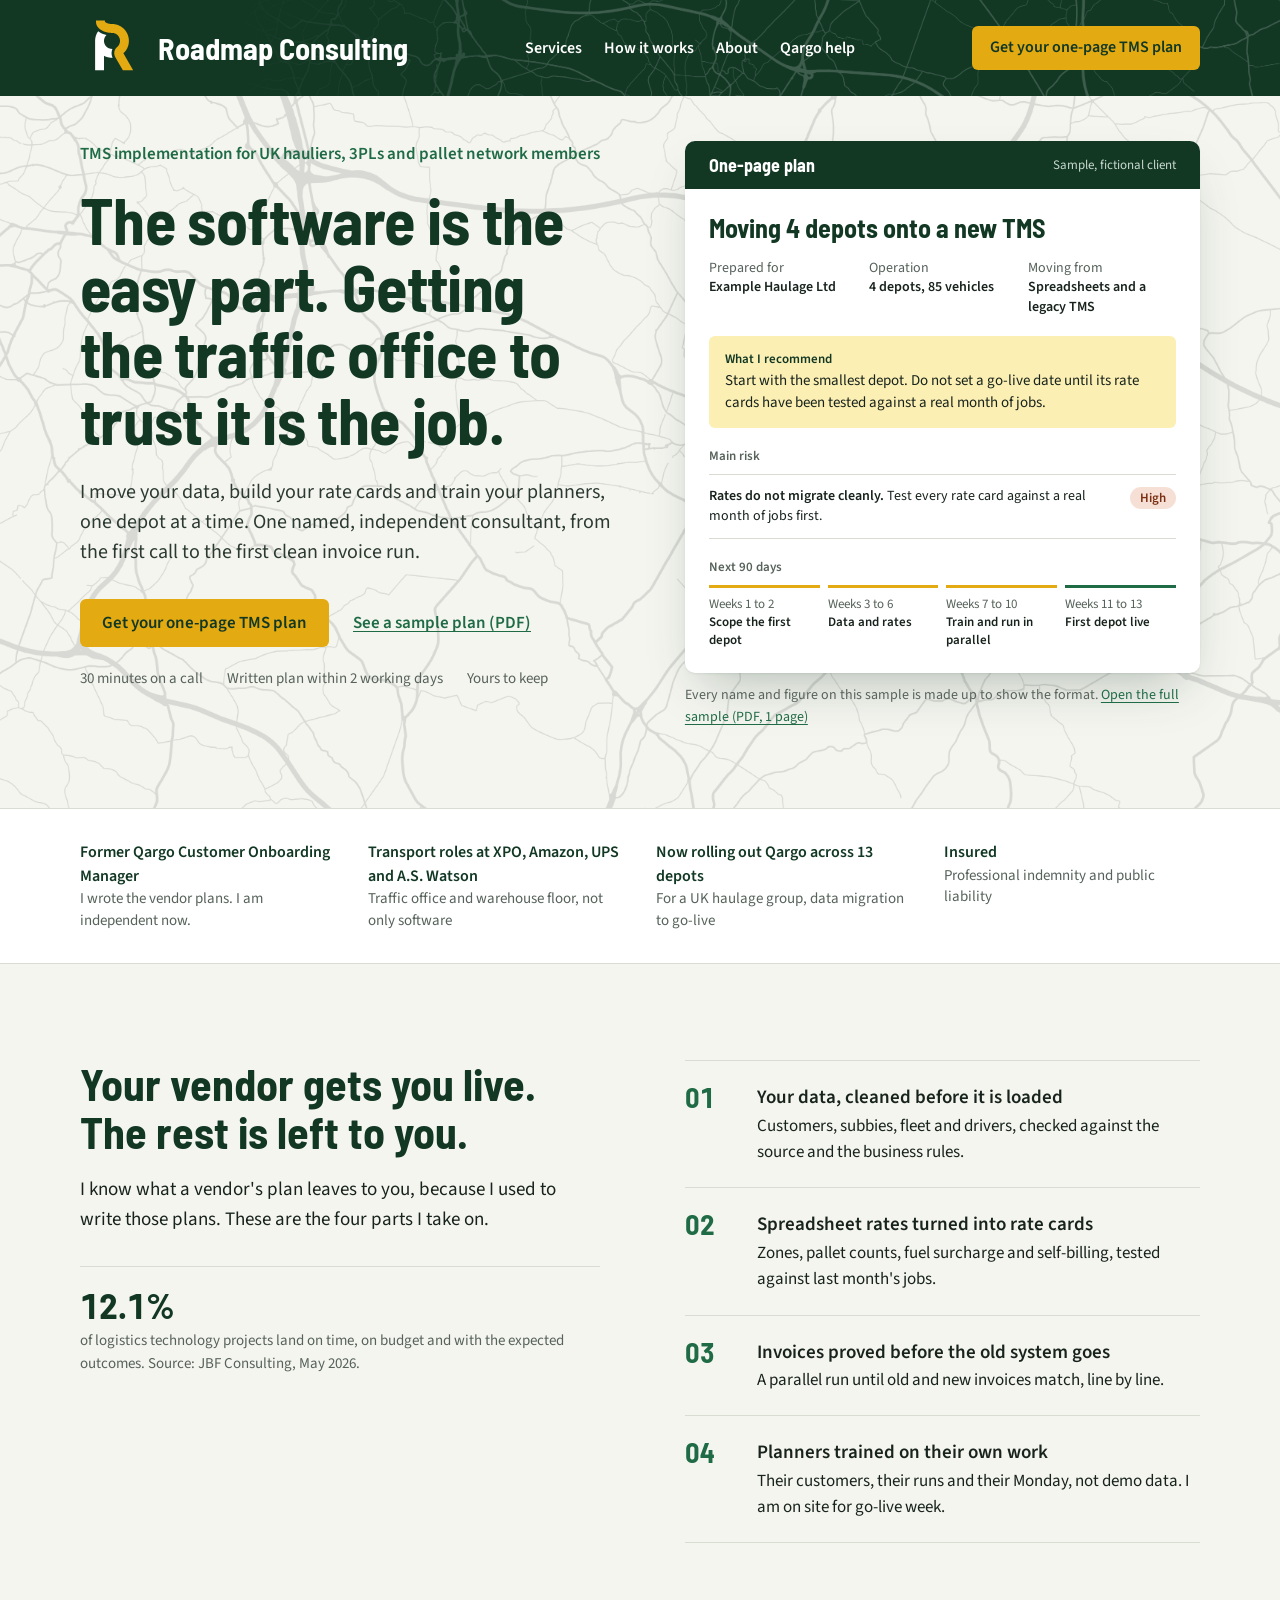
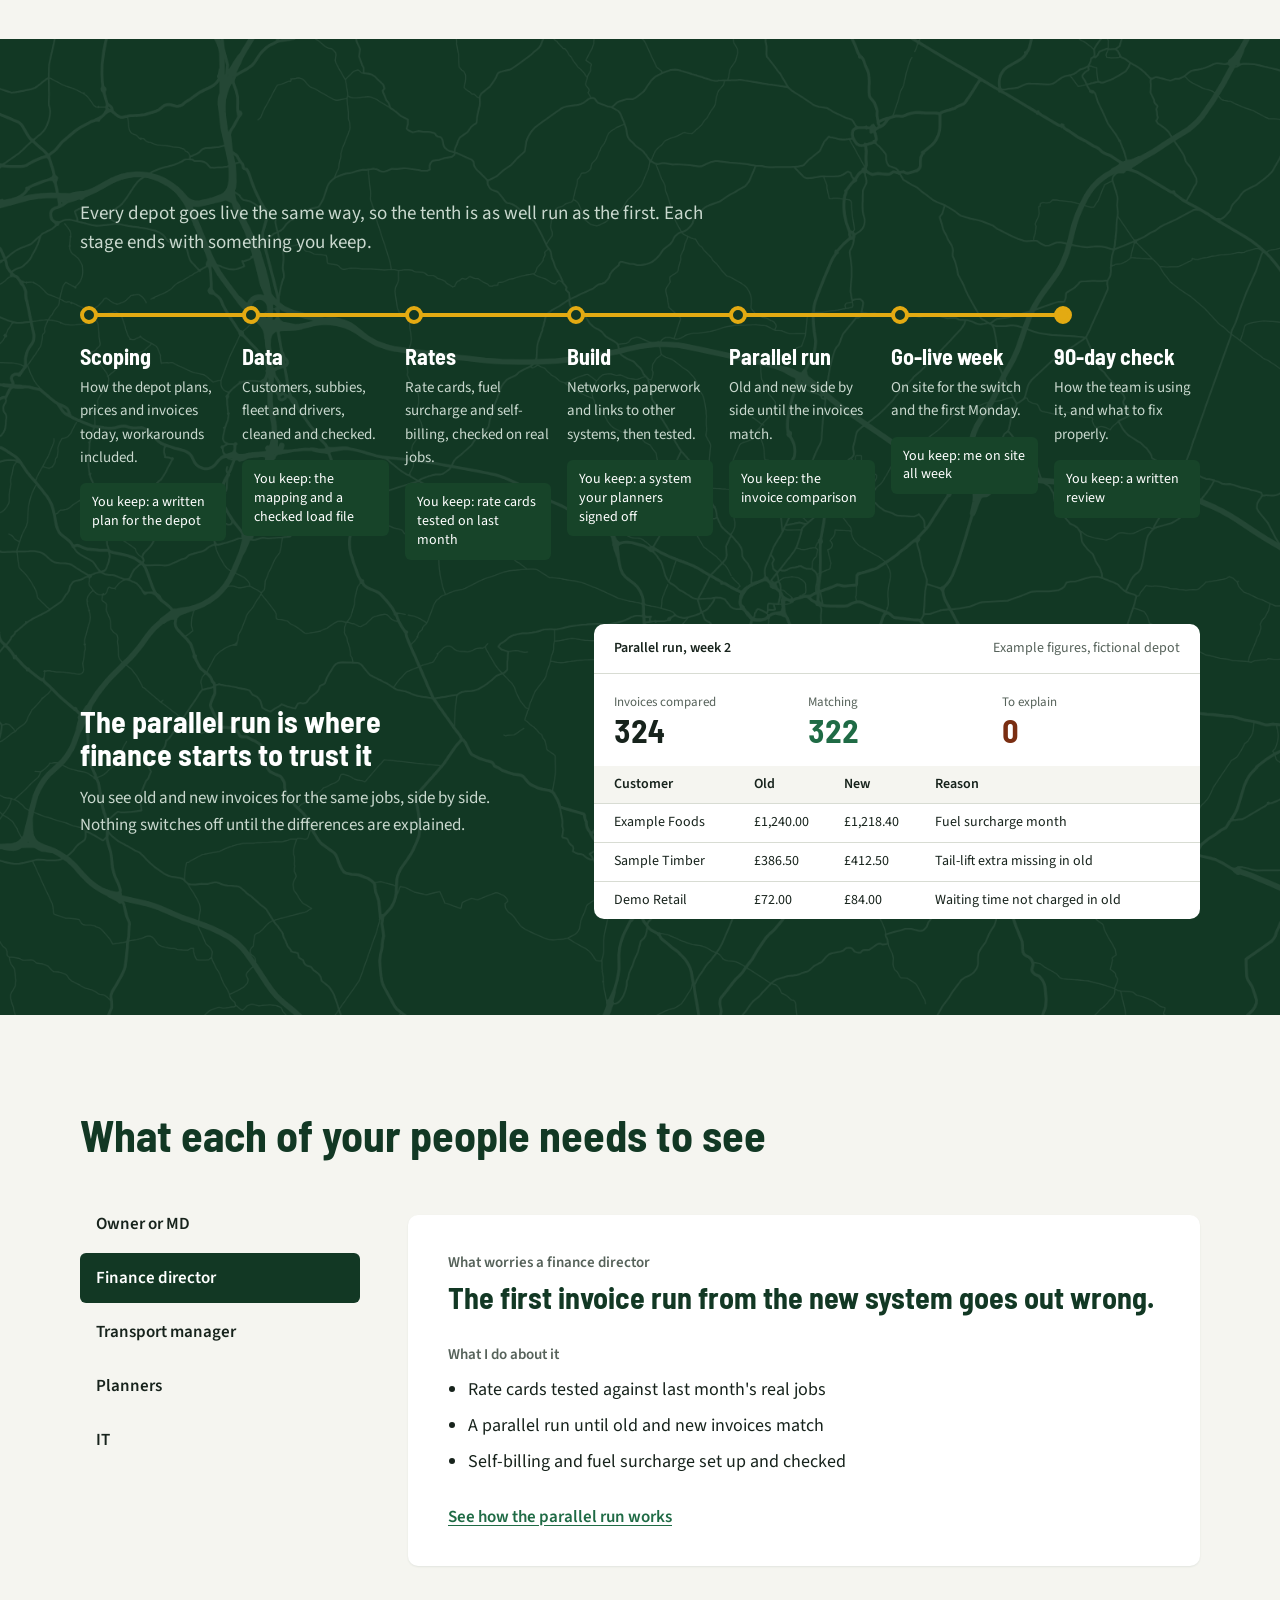
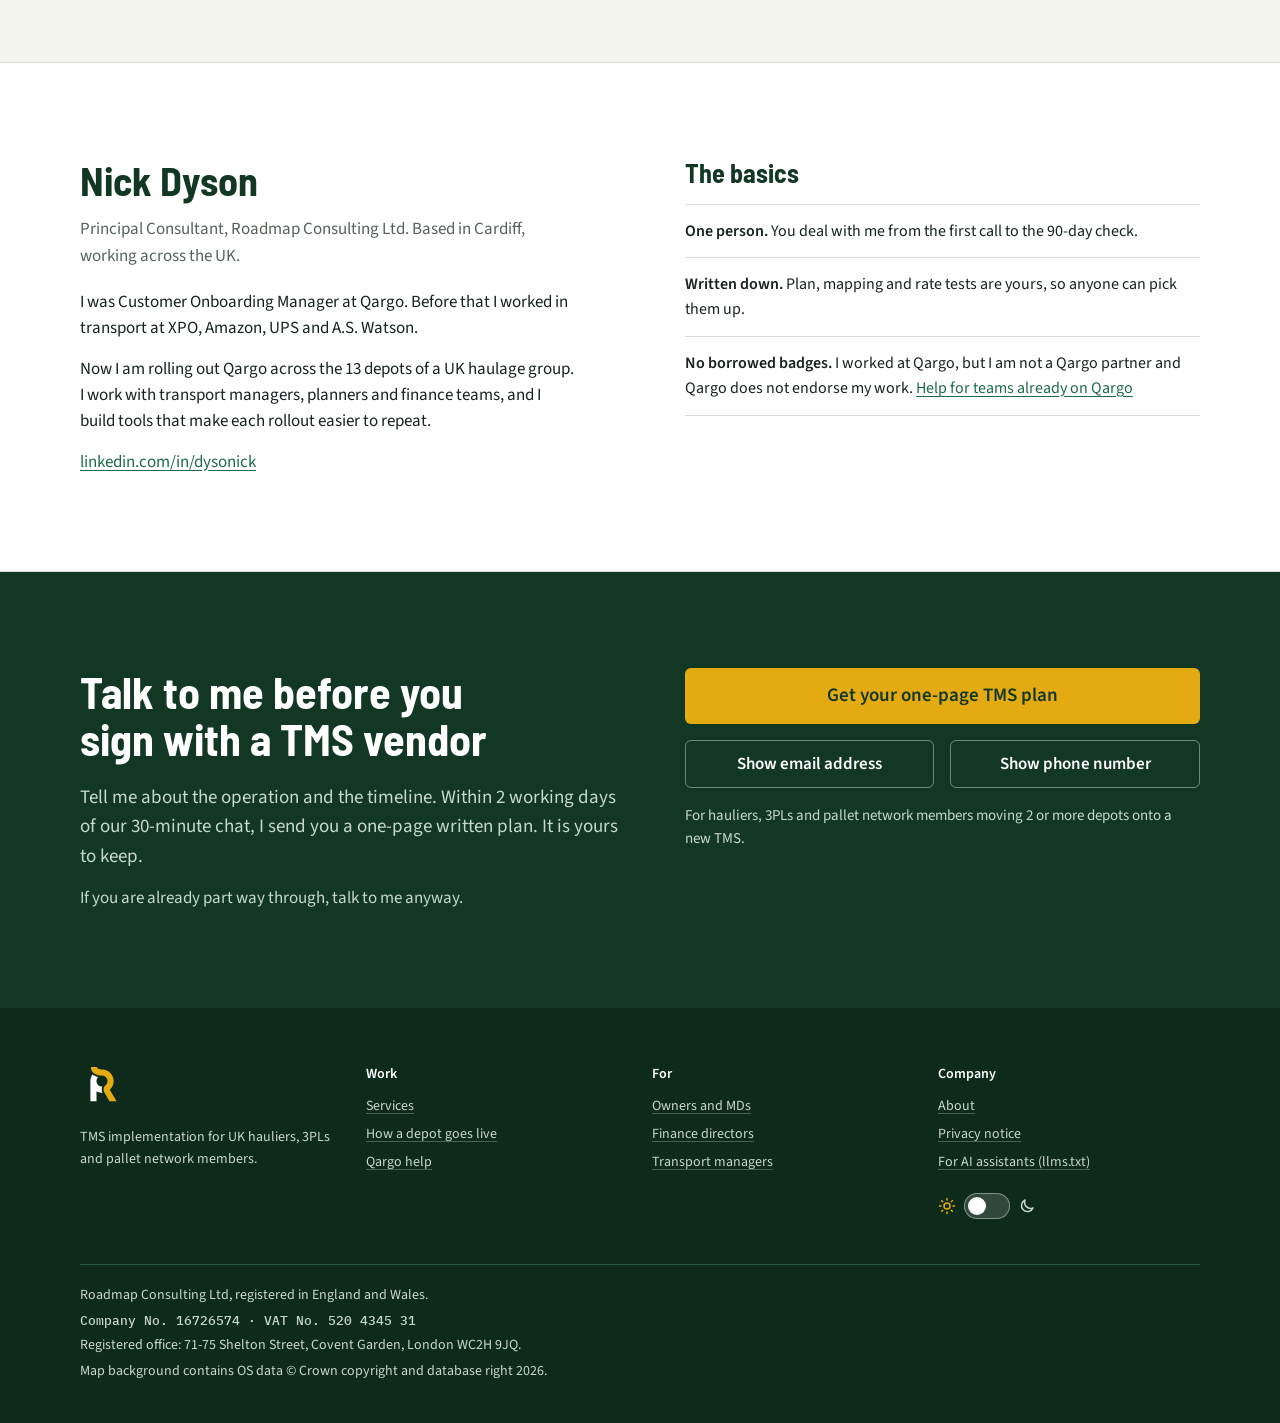
<file: index.html>
<!doctype html>
<html lang="en-GB"><head>
<meta charset="utf-8">
<meta name="viewport" content="width=device-width,initial-scale=1">
<title>Roadmap Consulting: TMS implementation for UK road freight</title>
<meta name="description" content="Independent TMS implementation for UK hauliers, 3PLs and pallet network members. A 30-minute chat about your operation, then a one-page written plan you keep.">
<link rel="icon" type="image/svg+xml" href="[data-uri]">
<meta name="theme-color" content="#123824">
<meta property="og:type" content="website">
<meta property="og:site_name" content="Roadmap Consulting">
<meta property="og:title" content="Roadmap Consulting: TMS implementation for UK road freight">
<meta property="og:description" content="The software is the easy part. Getting the traffic office to trust it is the job. A 30-minute chat about your operation, then a one-page written plan you keep.">
<link rel="canonical" href="https://roadmapconsulting.co.uk/">
<meta property="og:url" content="https://roadmapconsulting.co.uk/">
<meta property="og:image" content="https://roadmapconsulting.co.uk/og-image.png">
<meta property="og:image:width" content="1200">
<meta property="og:image:height" content="630">
<meta property="og:image:alt" content="Roadmap Consulting logo on Brunswick green with the strapline: TMS implementation for UK road freight">
<script type="application/ld+json">{"@context": "https://schema.org", "@type": "ProfessionalService", "name": "Roadmap Consulting", "legalName": "Roadmap Consulting Ltd", "url": "https://roadmapconsulting.co.uk/", "description": "Independent transport management system (TMS) implementation for UK hauliers, 3PLs and pallet network members: data migration, rates, training, go-live support and hypercare, with a Qargo speciality.", "areaServed": {"@type": "Country", "name": "United Kingdom"}, "address": {"@type": "PostalAddress", "streetAddress": "71-75 Shelton Street, Covent Garden", "addressLocality": "London", "postalCode": "WC2H 9JQ", "addressCountry": "GB"}, "vatID": "GB520434531", "identifier": {"@type": "PropertyValue", "propertyID": "Companies House company number", "value": "16726574"}, "founder": {"@type": "Person", "name": "Nick Dyson", "jobTitle": "Principal Consultant", "sameAs": ["https://www.linkedin.com/in/dysonick"]}, "sameAs": ["https://www.linkedin.com/in/dysonick", "https://www.linkedin.com/company/roadmap-consulting-ltd", "https://find-and-update.company-information.service.gov.uk/company/16726574"], "contactPoint": {"@type": "ContactPoint", "contactType": "sales", "url": "https://calendar.app.google/QbgweHab81wm1Z1L8", "areaServed": "GB", "availableLanguage": "en-GB"}, "knowsAbout": ["Transport management systems", "TMS implementation", "Qargo", "Road haulage", "Pallet networks", "Data migration", "Rate cards and self-billing", "Go-live planning"], "makesOffer": {"@type": "Offer", "name": "One-page TMS plan", "price": "0", "priceCurrency": "GBP"}}</script>
<meta name="twitter:card" content="summary_large_image">
<link rel="preload" href="/assets/fonts/barlow-semi-condensed-700-latin.woff2" as="font" type="font/woff2" crossorigin>
<link rel="preload" href="/assets/fonts/source-sans-3-400-latin.woff2" as="font" type="font/woff2" crossorigin>
<link rel="stylesheet" href="/assets/fonts/fonts.css">
<link rel="alternate" type="text/plain" href="/llms.txt" title="Plain-text summary for AI assistants">
<style>
/* Direction A, built 24 Nov 2026 from the drafts canvas (Main.dc.html). Paper ground, Brunswick green bars, one yellow accent. */
:root{
  color-scheme:light dark;
  --bg:#f5f5f0; --surface:#ffffff; --fg:#17231c; --fg-2:#2b3a31; --muted:#56625a; --line:#d8dcd3;
  --head:#123824; --accent:#1f6b45; --accent-hover:#123824;
  --yellow:#e3aa12; --yellow-hover:#f0b928; --on-yellow:#123824;
  --g-bg:#123824; --g-surface:#174429; --g-fg:#ffffff; --g-muted:#c9d8ce; --g-line:#2a5a3e; --g-accent:#e3aa12; --foot:#0d2a1b;
  --map-ink:#17231c21; --tab-on:#123824;
  --shadow:0 1px 2px #12382414, 0 24px 48px -16px #12382447;
  --display:"Barlow Semi Condensed","Arial Narrow",Arial,sans-serif;
  --body:"Source Sans 3","Segoe UI",Arial,sans-serif;
  --mono:"IBM Plex Mono",Consolas,"Courier New",monospace;
}
@media (prefers-color-scheme:dark){ :root:not([data-theme="light"]){
  --bg:#123824; --surface:#174429; --fg:#ffffff; --fg-2:#e6eee8; --muted:#c9d8ce; --line:#2a5a3e;
  --head:#ffffff; --accent:#f0b928; --accent-hover:#f7c948;
  --g-bg:#0b2516; --g-surface:#123824; --g-line:#24503a; --foot:#071a0f;
  --map-ink:#ffffff1f; --tab-on:#0b2516; --shadow:0 24px 48px -16px #00000080; color-scheme:dark; } }
:root[data-theme="dark"]{
  --bg:#123824; --surface:#174429; --fg:#ffffff; --fg-2:#e6eee8; --muted:#c9d8ce; --line:#2a5a3e;
  --head:#ffffff; --accent:#f0b928; --accent-hover:#f7c948;
  --g-bg:#0b2516; --g-surface:#123824; --g-line:#24503a; --foot:#071a0f;
  --map-ink:#ffffff1f; --tab-on:#0b2516; --shadow:0 24px 48px -16px #00000080; color-scheme:dark; }
:root[data-theme="light"]{ color-scheme:light; }

*{ box-sizing:border-box; }
body{ margin:0; background:var(--bg); color:var(--fg); font:400 17px/1.55 var(--body); }
a{ color:var(--accent); text-underline-offset:3px; }
a:hover{ color:var(--accent-hover); }
:focus-visible{ outline:2px solid var(--accent); outline-offset:3px; }
h1,h2,h3{ font-family:var(--display); font-weight:700; color:var(--head); margin:0; text-wrap:balance; }
p{ margin:0; }
.wrap{ max-width:1200px; margin:0 auto; padding-inline:clamp(16px,4vw,40px); }
.two{ display:grid; grid-template-columns:minmax(0,1.05fr) minmax(0,1fr); gap:64px; align-items:center; }
.skip{ position:absolute; left:-9999px; top:12px; z-index:100; background:#ffffff; color:#123824; padding:8px 14px; border-radius:6px; font-weight:600; }
.skip:focus{ left:16px; }
section h2{ font-size:clamp(32px,4vw,44px); line-height:1.08; }

.btn{ display:inline-flex; align-items:center; justify-content:center; min-height:48px; padding:0 22px; border-radius:6px; border:0; font:600 17px/1.2 var(--body); text-align:center; text-decoration:none; cursor:pointer; }
.btn-y{ background:var(--yellow); color:var(--on-yellow); }
.btn-y:hover{ background:var(--yellow-hover); color:var(--on-yellow); }
@media (prefers-reduced-motion:no-preference){ .btn{ transition:transform .16s ease-out, background-color .15s ease-out; } .btn:active{ transform:scale(.97); } }

/* Header */
.site{ background:var(--g-bg); color:var(--g-fg); position:sticky; top:0; z-index:50; }
.site .bar{ display:flex; align-items:center; justify-content:space-between; gap:24px; height:72px; position:relative; }
/* Road texture behind the header, faded in from behind the logo (as on the old home page and /qargo/) */
.head-map{ position:absolute; inset:0; overflow:hidden; pointer-events:none; }
.head-map::before{ content:""; position:absolute; inset:0; background:#ffffff30;
  --fade:linear-gradient(90deg, transparent 0%, transparent 18%, #000 46%);
  -webkit-mask-image:url("/assets/os-map.webp"), var(--fade); -webkit-mask-size:cover, 100% 100%; -webkit-mask-position:center 38%, 0 0; -webkit-mask-repeat:no-repeat; -webkit-mask-composite:source-in;
  mask-image:url("/assets/os-map.webp"), var(--fade); mask-size:cover, 100% 100%; mask-position:center 38%, 0 0; mask-repeat:no-repeat; mask-composite:intersect; }
@media (max-width:700px){ .head-map::before{ --fade:linear-gradient(90deg, transparent 0%, transparent 30%, #000 75%); } }
.lockup{ display:flex; align-items:center; gap:12px; color:var(--g-fg); text-decoration:none; font:700 24px/1 var(--display); white-space:nowrap; }
.lockup:hover{ color:var(--g-fg); }
.lockup svg{ width:40px; height:40px; flex:none; }
.mk .mw{ fill:#ffffff; } .mk .my{ fill:#e3aa12; }
.nav{ display:flex; align-items:center; gap:22px; white-space:nowrap; }
.nav a{ color:var(--g-fg); text-decoration:none; font-weight:600; font-size:16px; padding-block:6px; background:linear-gradient(currentColor,currentColor) left bottom / 0 2px no-repeat; }
.nav a:hover, .nav a:focus-visible{ color:var(--g-fg); background-size:100% 2px; }
.nav .nav-cta{ display:none; }
.site .btn{ min-height:44px; font-size:16px; padding:0 18px; }
.site :focus-visible{ outline-color:var(--g-accent); }
.head-right{ display:flex; align-items:center; gap:12px; }
.menu-btn{ display:none; width:44px; height:44px; align-items:center; justify-content:center; background:transparent; border:0; border-radius:6px; color:var(--g-fg); cursor:pointer; }
.menu-btn svg{ width:24px; height:24px; fill:none; stroke:currentColor; stroke-width:2; stroke-linecap:round; }
.menu-btn .i-close{ display:none; }
.site.open .menu-btn .i-open{ display:none; } .site.open .menu-btn .i-close{ display:block; }
@media (prefers-reduced-motion:no-preference){ .nav a{ transition:background-size .2s ease-out; } }
@media (max-width:1180px){
  .menu-btn{ display:inline-flex; }
  .nav{ display:none; position:absolute; left:0; right:0; top:100%; flex-direction:column; align-items:stretch; gap:0; padding:8px clamp(16px,4vw,40px) 20px; background:var(--g-bg); border-top:1px solid var(--g-line); box-shadow:0 12px 24px #0b25164d; }
  .site.open .nav{ display:flex; }
  .nav a{ padding:14px 0; border-bottom:1px solid var(--g-line); background:none; font-size:18px; }
  .nav .nav-cta{ display:flex; margin-top:16px; border:0; padding:0 22px; background:var(--yellow); color:var(--on-yellow); }
  .nav .nav-cta:hover{ background:var(--yellow-hover); color:var(--on-yellow); }
}
@media (max-width:600px){ .head-right .btn{ display:none; } .lockup{ font-size:21px; gap:10px; } .lockup svg{ width:36px; height:36px; } .site .bar{ height:64px; } }
/* Header, Qargo-page style (Nick's D1b, 24 Nov 2026): larger logo, tucks in once you scroll */
.site .bar{ height:auto; padding-block:16px; }
.lockup{ font-size:1.9rem; gap:14px; }
.lockup svg{ width:64px; height:64px; }
/* Smooth scrolling (24 Nov 2026): the header keeps one layout height, so the page never jumps while it tucks in.
   On wider screens it sticks 36px up, leaving the 60px compact band in view, and the logo shrinks and moves by transform only. */
@media (min-width:601px){
  .site{ top:-36px; }
  .lockup{ transform-origin:left center; }
  .site.compact .bar{ transform:translateY(18px); }
  .site.compact .lockup{ transform:scale(.72); }
}
@media (min-width:601px) and (max-width:1180px){ .site.compact .nav{ margin-top:-18px; } }
.site.compact{ box-shadow:0 2px 12px #0b251633; }
@media (prefers-reduced-motion:no-preference){ .site .bar, .lockup{ transition:transform .25s ease-out; } .site{ transition:box-shadow .25s ease-out; } }
@media (max-width:600px){ .site .bar{ padding-block:16px; } .lockup{ font-size:1.35rem; gap:10px; } .lockup svg{ width:40px; height:40px; } }

/* Map behind the hero and the method band */
.map{ position:absolute; pointer-events:none; background:var(--map-ink); -webkit-mask:url("/assets/os-map.webp") center / cover no-repeat; mask:url("/assets/os-map.webp") center / cover no-repeat; }

/* Hero */
.hero{ position:relative; overflow:hidden; border-bottom:1px solid var(--line); }
.hero .map{ inset:0; }
.hero .two{ position:relative; padding-block:clamp(28px,3.5vw,48px) clamp(48px,7vw,80px); align-items:start; }
.eyebrow{ margin:0 0 20px; font-weight:600; color:var(--accent); }
.hero h1{ font-size:clamp(40px,5vw,64px); line-height:1.04; letter-spacing:-.01em; }
.lead{ margin-top:24px; font-size:20px; line-height:1.5; max-width:560px; color:var(--fg-2); }
.actions{ display:flex; flex-wrap:wrap; gap:16px 24px; align-items:center; margin-top:32px; }
.actions .text-link{ font-weight:600; }
.terms{ margin:20px 0 0; padding:0; list-style:none; display:flex; flex-wrap:wrap; gap:8px 24px; font-size:15px; color:var(--muted); }

/* Paper artefacts: the sample plan and the parallel run stay paper in both themes */
.paper{ --fg:#17231c; --muted:#56625a; --line:#d8dcd3; --head:#123824; --accent:#1f6b45; --accent-hover:#123824; background:#ffffff; color:var(--fg); border-radius:10px; overflow:hidden; }
.plan figure, figure.plan{ margin:0; }
.plan .paper{ box-shadow:var(--shadow); }
.paper-bar{ background:var(--g-bg); color:#ffffff; padding:14px 24px; display:flex; justify-content:space-between; align-items:center; gap:12px; }
.paper-bar b{ font:700 18px/1 var(--display); }
.paper-bar span{ font-size:13px; color:#c9d8ce; }
.plan-body{ padding:24px 24px 8px; }
.plan-title{ font:700 26px/1.15 var(--display); color:#123824; }
.plan dl{ display:grid; grid-template-columns:repeat(3,minmax(0,1fr)); gap:12px; margin:16px 0 0; font-size:14px; line-height:1.4; }
.plan dt{ color:var(--muted); } .plan dd{ margin:0; font-weight:600; }
.rec{ margin-top:18px; padding:14px 16px; background:#fcefb4; border-radius:6px; font-size:15px; line-height:1.45; }
.rec strong{ display:block; font-size:13px; color:#123824; margin-bottom:2px; }
.k{ margin:18px 0 8px; font-size:13px; font-weight:600; color:var(--muted); }
.risk{ display:grid; grid-template-columns:minmax(0,1fr) auto; gap:12px; padding:12px 0; border-top:1px solid var(--line); border-bottom:1px solid var(--line); font-size:14px; line-height:1.4; }
.chip{ align-self:start; padding:2px 10px; border-radius:999px; background:#f6e0d6; color:#7a2e12; font-weight:600; font-size:13px; }
.steps{ list-style:none; margin:0 0 16px; padding:0; display:grid; grid-template-columns:repeat(4,minmax(0,1fr)); gap:8px; font-size:13px; line-height:1.35; }
.steps li{ border-top:3px solid #e3aa12; padding-top:8px; }
.steps li:last-child{ border-top-color:#1f6b45; }
.steps span{ color:var(--muted); display:block; }
.plan figcaption{ margin-top:12px; font-size:14px; color:var(--muted); }
@media (max-width:560px){
  .plan-body{ padding:18px 16px 6px; } .paper-bar{ padding:12px 16px; }
  .plan dl{ grid-template-columns:minmax(0,1fr); gap:6px; }
  .plan dl div{ display:grid; grid-template-columns:96px minmax(0,1fr); gap:8px; }
  .steps{ grid-template-columns:minmax(0,1fr); gap:10px; font-size:14px; }
  .steps li{ border-top:0; border-left:3px solid #e3aa12; padding:0 0 0 10px; display:grid; grid-template-columns:96px minmax(0,1fr); }
  .steps li:last-child{ border-left-color:#1f6b45; }
}

/* Credentials strip */
.creds{ background:var(--surface); border-bottom:1px solid var(--line); }
.creds ul{ list-style:none; margin:0 auto; display:grid; grid-template-columns:repeat(4,minmax(0,1fr)); gap:24px 32px; padding-block:32px; font-size:15px; line-height:1.45; }
.creds strong{ display:block; color:var(--head); font-size:16px; }
.creds span{ color:var(--muted); }

/* What I take on */
.work{ padding-block:clamp(56px,9vw,96px); }
.work .two{ align-items:start; }
.work .intro{ margin-top:20px; font-size:19px; max-width:520px; }
.stat{ margin-top:32px; padding-top:20px; border-top:1px solid var(--line); font-size:15px; color:var(--muted); max-width:520px; }
.stat strong{ display:block; font:700 36px/1 var(--display); color:var(--head); margin-bottom:6px; font-variant-numeric:tabular-nums; }
.four-parts{ list-style:none; margin:0; padding:0; }
.four-parts li{ display:grid; grid-template-columns:56px minmax(0,1fr); gap:16px; padding:22px 0; border-top:1px solid var(--line); }
.four-parts li:last-child{ border-bottom:1px solid var(--line); }
.four-parts .n{ font:700 28px/1 var(--display); color:var(--accent); font-variant-numeric:tabular-nums; }
.four-parts strong{ display:block; font-size:19px; }

/* How a depot goes live */
.method{ background:var(--g-bg); color:var(--g-fg); padding-block:clamp(56px,9vw,96px); position:relative; overflow:hidden; }
.method .map{ inset:0; background:#ffffff14; }
.method .wrap{ position:relative; }
.method h2, .method h3{ color:var(--g-fg); }
.method .intro{ margin:16px 0 48px; font-size:19px; color:var(--g-muted); max-width:640px; }
.route{ list-style:none; margin:0; padding:0; display:grid; grid-template-columns:repeat(7,minmax(0,1fr)); gap:16px; }
.route li{ position:relative; }
.route li::before{ content:""; position:absolute; top:7px; left:9px; width:calc(100% + 16px); height:4px; background:var(--g-accent); border-radius:2px; transform-origin:left center; }
.route li:last-child::before{ display:none; }
.dot{ position:relative; z-index:1; display:block; width:18px; height:18px; border-radius:50%; background:var(--g-bg); border:4px solid var(--g-accent); margin-bottom:20px; }
.route li:last-child .dot{ background:var(--g-accent); }
.route h3{ font-size:22px; line-height:1.1; }
.route .desc{ display:block; margin-top:8px; font-size:15px; color:var(--g-muted); }
.keep{ display:block; margin-top:14px; padding:10px 12px; background:var(--g-surface); border-radius:6px; font-size:14px; line-height:1.35; }
@media (max-width:1100px){
  .route{ grid-template-columns:minmax(0,1fr); gap:0; }
  .route li{ display:grid; grid-template-columns:18px minmax(0,1fr) minmax(0,260px); column-gap:20px; padding-bottom:28px; }
  .route li:last-child{ padding-bottom:0; }
  .route li::before{ top:9px; left:7px; width:4px; height:100%; transform-origin:center top; }
  .dot{ grid-row:1 / span 2; margin:2px 0 0; }
  .route h3, .route .desc{ grid-column:2; }
  .route .desc{ margin-top:6px; }
  .route .keep{ grid-column:3; grid-row:1 / span 2; margin-top:0; align-self:start; }
}
@media (max-width:640px){
  .route li{ grid-template-columns:18px minmax(0,1fr); column-gap:16px; }
  .route .keep{ grid-column:2; grid-row:auto; margin-top:12px; }
}
.parallel{ margin-top:64px; display:grid; grid-template-columns:minmax(0,1fr) minmax(0,1.3fr); gap:48px; align-items:center; }
.parallel h3{ font-size:30px; line-height:1.1; }
.parallel p{ margin-top:14px; color:var(--g-muted); }
.parallel figure{ margin:0; }
.pr-head{ display:flex; justify-content:space-between; gap:12px; flex-wrap:wrap; padding:14px 20px; border-bottom:1px solid var(--line); font-size:14px; }
.pr-head span{ color:var(--muted); }
.pr-nums{ display:grid; grid-template-columns:repeat(3,minmax(0,1fr)); padding:18px 20px; gap:16px; }
.pr-nums div{ display:flex; flex-direction:column; justify-content:space-between; }
.pr-nums span{ font-size:13px; color:var(--muted); }
.pr-nums strong{ display:block; font:700 32px/1.1 var(--display); font-variant-numeric:tabular-nums; }
.pr-nums .ok{ color:#1f6b45; } .pr-nums .bad{ color:#7a2e12; }
.tablewrap{ overflow-x:auto; }
.paper table{ width:100%; border-collapse:collapse; font-size:14px; font-variant-numeric:tabular-nums; }
.paper th{ background:#f5f5f0; text-align:left; font-weight:600; padding:8px; }
.paper td{ padding:8px; border-top:1px solid var(--line); }
.paper th:first-child, .paper td:first-child{ padding-left:20px; } .paper th:last-child, .paper td:last-child{ padding-right:20px; }

/* Roles */
.roles-s{ padding-block:clamp(56px,9vw,96px); }
.roles-s h2{ margin-bottom:40px; }
.roles{ display:grid; grid-template-columns:minmax(0,280px) minmax(0,1fr); gap:48px; }
.tablist{ display:flex; flex-direction:column; gap:4px; }
.tab{ font:600 17px/1.3 var(--body); text-align:left; padding:14px 16px; border-radius:6px; border:0; background:transparent; color:var(--fg); cursor:pointer; }
.tab:hover{ background:var(--surface); }
.tab[aria-selected="true"]{ background:var(--tab-on); color:#ffffff; }
.no-js .tablist{ display:none; }
.panel{ background:var(--surface); border-radius:10px; padding:36px 40px; box-shadow:0 1px 2px #12382414; }
.panel + .panel{ margin-top:16px; }
.panel .k{ margin:0; font-size:15px; }
.panel .k2{ margin:28px 0 10px; }
.fear{ margin-top:6px; font:700 30px/1.15 var(--display); color:var(--head); }
.panel ul{ margin:0; padding-left:20px; font-size:18px; display:grid; gap:8px; }
.panel a{ display:inline-block; margin-top:28px; font-weight:600; }
@media (max-width:900px){ .tablist{ flex-direction:row; flex-wrap:wrap; } .tab{ padding:10px 14px; } }
@media (max-width:560px){ .panel{ padding:24px 20px; } .fear{ font-size:26px; } .panel ul{ font-size:17px; } }

/* About */
.about{ background:var(--surface); border-block:1px solid var(--line); padding-block:clamp(56px,9vw,96px); }
.about .two{ align-items:start; }
.about h2{ font-size:40px; }
.about .role{ margin-top:4px; color:var(--muted); }
.about .bio p{ margin-top:14px; max-width:62ch; }
.about .bio p.first{ margin-top:20px; }
.basics h3{ font-size:26px; line-height:1.1; margin-bottom:16px; }
.basics ul{ margin:0; padding:0; list-style:none; font-size:16px; }
.basics li{ padding:14px 0; border-top:1px solid var(--line); }
.basics li:last-child{ border-bottom:1px solid var(--line); }

/* Contact */
.contact{ background:var(--g-bg); color:var(--g-fg); padding-block:clamp(56px,9vw,96px); }
.contact .two{ align-items:start; }
.contact h2{ color:var(--g-fg); }
.contact p{ color:var(--g-muted); }
.contact .intro{ margin-top:20px; font-size:19px; }
.contact .also{ margin-top:14px; }
.contact :focus-visible{ outline-color:var(--g-accent); }
.reach{ display:flex; flex-direction:column; gap:16px; }
.reach .btn-y{ min-height:56px; font-size:19px; }
.reveals{ display:flex; flex-wrap:wrap; gap:16px; }
.reveals > *{ flex:1 1 13rem; }
.reveal, .reveals .value{ display:flex; align-items:center; justify-content:center; min-height:48px; padding:0 12px; border:1px solid #ffffff66; border-radius:6px; background:transparent; color:var(--g-fg); font:600 17px/1.2 var(--body); text-align:center; cursor:pointer; overflow-wrap:anywhere; }
.reveal:hover{ border-color:var(--g-accent); }
.reveals .value{ text-decoration:underline; text-decoration-color:var(--g-accent); cursor:auto; white-space:nowrap; overflow-wrap:normal; }
.reach .who{ font-size:15px; }
@media (max-width:340px){ .reveals .value{ white-space:normal; overflow-wrap:anywhere; } }

/* Footer */
footer{ background:var(--foot); color:var(--g-muted); padding:56px 0 40px; font-size:14px; }
footer .cols{ display:grid; grid-template-columns:repeat(4,minmax(0,1fr)); gap:24px; }
footer a{ color:var(--g-muted); display:block; padding-block:3px; text-decoration-color:#ffffff40; }
footer a:hover{ color:#ffffff; }
footer :focus-visible{ outline-color:var(--g-accent); }
footer .col-h{ color:#ffffff; display:block; margin-bottom:8px; font-weight:600; }
footer .brand svg{ width:44px; height:44px; }
footer .brand p{ margin-top:12px; }
footer .legal{ margin-top:40px; padding-top:20px; border-top:1px solid var(--g-line); display:grid; gap:4px; }
footer .mono{ font-family:var(--mono); font-size:13px; }
@media (max-width:900px){ footer .cols{ grid-template-columns:repeat(2,minmax(0,1fr)); } }

/* Light and dark switch (footer) */
.theme-switch{ display:inline-flex; align-items:center; gap:8px; min-height:36px; margin-top:12px; padding:0; font:inherit; color:var(--g-muted); background:transparent; border:0; cursor:pointer; }
.theme-switch svg{ width:18px; height:18px; fill:none; stroke:currentColor; stroke-width:2; stroke-linecap:round; stroke-linejoin:round; flex:none; }
.theme-switch .i-sun{ color:var(--g-accent); }
.theme-switch[aria-checked="true"] .i-sun{ color:var(--g-muted); }
.theme-switch[aria-checked="true"] .i-moon{ color:var(--g-accent); }
.theme-switch .track{ position:relative; width:46px; height:26px; border-radius:13px; background:#ffffff26; border:1px solid #ffffff66; flex:none; }
.theme-switch .knob{ position:absolute; top:3px; left:3px; width:18px; height:18px; border-radius:50%; background:#ffffff; }
.theme-switch[aria-checked="true"] .track{ background:var(--g-accent); border-color:var(--g-accent); }
.theme-switch[aria-checked="true"] .knob{ transform:translateX(20px); background:#123824; }
@media (prefers-reduced-motion:no-preference){ .theme-switch .knob{ transition:transform .18s ease-out; } .theme-switch .track{ transition:background-color .18s ease-out; } }

/* Shared breakpoints */
@media (max-width:900px){
  .two{ grid-template-columns:minmax(0,1fr); gap:40px; }
  .creds ul{ grid-template-columns:repeat(2,minmax(0,1fr)); }
  .roles{ grid-template-columns:minmax(0,1fr); gap:20px; }
  .parallel{ grid-template-columns:minmax(0,1fr); gap:28px; }
}
@media (max-width:560px){ .creds ul{ grid-template-columns:minmax(0,1fr); gap:16px; padding-block:24px; } .lead{ font-size:18px; } .work .intro, .method .intro, .contact .intro{ font-size:18px; } }

/* Motion: plays once on scroll, transform and opacity only, off for reduced motion and without script */
html{ scroll-padding-top:80px; }
@media (prefers-reduced-motion:no-preference){
  html{ scroll-behavior:smooth; }
  .js .rv{ opacity:0; transform:translateY(14px); transition:opacity .5s ease-out, transform .5s ease-out; transition-delay:calc(var(--d,0) * 80ms); }
  .js .rv.in{ opacity:1; transform:none; }
  /* Hero map drifts slightly slower than the page, as on /qargo/ */
  .js .hero .map{ top:-180px; will-change:transform; }
  /* Where the browser can, the drift runs on its own scroll timeline, off the main thread (the script below is the fallback) */
  @keyframes map-drift{ from{ transform:none; } to{ transform:translate3d(0,180px,0); } }
  @supports (animation-timeline: scroll()){ .js .hero .map{ animation:map-drift linear both; animation-timeline:scroll(root); animation-range:0px 1000px; } }
  .js .route li::before{ transform:scaleX(0); transition:transform .28s ease-out; transition-delay:calc(var(--i,0) * 140ms + 200ms); }
  .js .route.in li::before{ transform:none; }
  .js .route .dot{ opacity:0; transform:scale(.6); transition:opacity .2s ease-out, transform .2s ease-out; transition-delay:calc(var(--i,0) * 140ms + 120ms); }
  .js .route.in .dot{ opacity:1; transform:none; }
  @media (max-width:1100px){ .js .route li::before{ transform:scaleY(0); } }
}

/* Parallel run plays once (Nick's D3a, 24 Nov 2026): counts tick up while the three differences come in one by one */
.pr-nums strong{ min-width:3ch; }
@media (prefers-reduced-motion:no-preference){
  .pr-start tbody tr{ opacity:0; transform:translateY(8px); }
  .pr-start tbody td:last-child{ opacity:0; }
  .pr-start.pr-go tbody tr{ opacity:1; transform:none; transition:opacity .25s ease-out, transform .25s ease-out; transition-delay:var(--t,0s); }
  .pr-start.pr-go tbody td:last-child{ opacity:1; transition:opacity .2s ease-out; transition-delay:calc(var(--t,0s) + .18s); }
}
</style>
</head>
<body class="no-js">
<script>document.body.classList.remove('no-js');</script>
<a class="skip" href="#main">Skip to content</a>

<header class="site">
  <div class="head-map" aria-hidden="true"></div>
  <div class="wrap bar">
    <a class="lockup" href="#top" aria-label="Roadmap Consulting, home">
      <svg class="mk" viewBox="-4 -4 72 72" aria-hidden="true"><path class="mw" d="M16.437532424926758 13.102725982666016 16.451662063598633 13.11428451538086Q16.571985244750977 13.212703704833984 16.6960391998291 13.306377410888672L16.999923706054688 13.535835266113281Q17.118545532226562 13.625404357910156 17.24040985107422 13.710505485534668L17.55898094177246 13.932968139648438Q17.675695419311523 14.014471054077148 17.795236587524414 14.09177017211914L18.128067016601562 14.306991577148438Q18.242799758911133 14.381181716918945 18.35999870300293 14.451412200927734L18.706663131713867 14.659144401550293Q18.819358825683594 14.726675033569336 18.9342098236084 14.790468215942383L19.294279098510742 14.99046516418457Q19.40497589111328 15.051952362060547 19.51756477355957 15.109903335571289L19.890613555908203 15.301921844482422Q19.999372482299805 15.357902526855469 20.10979461669922 15.41053295135498L20.495397567749023 15.594324111938477Q20.602294921875 15.645275115966797 20.71065330505371 15.693038940429688L21.108381271362305 15.868358612060547Q21.213552474975586 15.914718627929688 21.320011138916016 15.958037376403809L21.729442596435547 16.124637603759766Q21.832977294921875 16.166765213012695 21.937646865844727 16.20598602294922L22.358348846435547 16.36362075805664Q22.460399627685547 16.40185546875 22.563451766967773 16.437301635742188L22.9950008392334 16.585723876953125Q23.0957088470459 16.620361328125 23.197301864624023 16.652305603027344L23.639272689819336 16.791271209716797Q23.738752365112305 16.82254981994629 23.839012145996094 16.851224899291992L24.290977478027344 16.98048973083496Q24.389387130737305 17.008634567260742 24.48848533630371 17.03425407409668L24.950016021728516 17.153568267822266Q25.047489166259766 17.178768157958984 25.145565032958984 17.20150375366211L25.61623764038086 17.310625076293945Q25.712900161743164 17.33303451538086 25.810089111328125 17.35304069519043L25.91168212890625 17.373952865600586L25.73912239074707 17.535572052001953L25.526443481445312 17.74856185913086L25.32099151611328 17.96855926513672L25.12300682067871 18.195314407348633L24.932697296142578 18.428586959838867L24.750320434570312 18.668062210083008L24.57601547241211 18.91356086730957L24.410076141357422 19.16466522216797L24.25261688232422 19.421194076538086L24.10378646850586 19.682918548583984L23.963804244995117 19.949447631835938L23.83283233642578 20.220478057861328L23.710994720458984 20.495746612548828L23.598434448242188 20.774925231933594L23.495262145996094 21.057748794555664L23.401615142822266 21.34383773803711L23.317598342895508 21.63286781311035L23.24327278137207 21.92464256286621L23.178762435913086 22.218656539916992L23.124116897583008 22.514698028564453L23.079408645629883 22.81237030029297L23.044679641723633 23.111373901367188L23.019968032836914 23.411418914794922L23.005306243896484 23.712081909179688L23.000709533691406 24.013072967529297L23.006181716918945 24.314096450805664L23.021713256835938 24.614643096923828L23.04730224609375 24.914653778076172L23.082902908325195 25.213577270507812L23.128477096557617 25.511119842529297L23.18398094177246 25.80699348449707L23.249338150024414 26.100788116455078L23.32452392578125 26.39238929748535L23.409379959106445 26.681171417236328L23.503860473632812 26.96699333190918L23.60784149169922 27.24947738647461L23.721223831176758 27.528356552124023L23.8438720703125 27.803287506103516L23.97560691833496 28.073884963989258L24.11638832092285 28.340055465698242L24.26593780517578 28.601272583007812L24.424137115478516 28.857336044311523L24.590856552124023 29.108034133911133L24.765859603881836 29.353002548217773L24.94892692565918 29.59193992614746L25.139896392822266 29.82463836669922L25.338552474975586 30.05082893371582L25.544649124145508 30.270235061645508L25.75797462463379 30.482633590698242L25.978282928466797 30.687772750854492L26.205341339111328 30.88544273376465L26.438884735107422 31.075407028198242L26.678665161132812 31.257465362548828L26.924306869506836 31.43133544921875L27.175762176513672 31.596982955932617L27.432476043701172 31.75404167175293L27.694412231445312 31.90248680114746L27.961145401000977 32.04207992553711L28.232391357421875 32.172672271728516L28.50775718688965 32.29407501220703L28.78719711303711 32.40626525878906L29.070110321044922 32.509002685546875L29.356342315673828 32.602237701416016L29.645565032958984 32.68585205078125L29.93729019165039 32.75971603393555L30.231531143188477 32.823829650878906L30.527544021606445 32.878021240234375L30.82544708251953 32.922325134277344L31.12436294555664 32.956600189208984L31.424467086791992 32.98087692260742L31.72517967224121 32.99510192871094L32.02623748779297 32.99925994873047L32.327064514160156 32.99335479736328L32.53983688354492 32.98204803466797Q32.52953338623047 33.0055046081543 32.51935577392578 33.02907180786133L32.46458435058594 33.15593338012695Q32.40798568725586 33.287025451660156 32.356101989746094 33.42005157470703L32.306068420410156 33.548336029052734Q32.25411605834961 33.681541442871094 32.20695877075195 33.8165168762207L32.16167068481445 33.946136474609375Q32.11437225341797 34.081504821777344 32.071956634521484 34.21848678588867L32.031436920166016 34.349342346191406Q31.988967895507812 34.48649597167969 31.951446533203125 34.625083923339844L31.91571044921875 34.757080078125Q31.878129959106445 34.8958854675293 31.845561981201172 35.035953521728516L31.81462860107422 35.16899490356445Q31.782079696655273 35.308982849121094 31.754581451416016 35.45005416870117L31.72846221923828 35.584041595458984Q31.700918197631836 35.7253303527832 31.678476333618164 35.867523193359375L31.657194137573242 36.00236511230469Q31.634784698486328 36.14435577392578 31.617488861083984 36.28705596923828L31.601055145263672 36.42265319824219Q31.583765029907227 36.56532287597656 31.571609497070312 36.708526611328125L31.560043334960938 36.844783782958984Q31.547895431518555 36.98788833618164 31.540891647338867 37.1313362121582L31.534212112426758 37.268157958984375Q31.527217864990234 37.41144943237305 31.52536392211914 37.55489730834961L31.523590087890625 37.69218826293945Q31.521743774414062 37.83507537841797 31.525001525878906 37.977935791015625L31.528141021728516 38.1156005859375Q31.53139877319336 38.25839614868164 31.539751052856445 38.40098571777344L31.547828674316406 38.53892517089844Q31.556148529052734 38.680946350097656 31.56951141357422 38.82257843017578L31.582542419433594 38.960697174072266Q31.595853805541992 39.10179138183594 31.614154815673828 39.24232864379883L31.632152557373047 39.38053512573242Q31.650407791137695 39.520729064941406 31.673606872558594 39.660186767578125L31.69659423828125 39.798377990722656Q31.719684600830078 39.93717575073242 31.747638702392578 40.075077056884766L31.775630950927734 40.21316146850586Q31.80342674255371 40.35028076171875 31.83599853515625 40.4863395690918L31.869007110595703 40.62421798706055Q31.901466369628906 40.759803771972656 31.938631057739258 40.89417266845703L31.976682662963867 41.03175354003906Q32.013572692871094 41.165138244628906 32.055057525634766 41.29717254638672L32.09815979003906 41.434356689453125Q32.13942337036133 41.56568908691406 32.1851806640625 41.69552230834961L32.23335647583008 41.832218170166016Q32.278785705566406 41.96112060546875 32.328590393066406 42.08839797973633L32.38185119628906 42.22450256347656Q32.43134689331055 42.350975036621094 32.485103607177734 42.4756965637207L32.54347229003906 42.61111831665039Q32.59681701660156 42.73488998413086 32.654300689697266 42.85679244995117L32.715457916259766 42.986480712890625Q32.66135787963867 42.98871612548828 32.60709762573242 42.98978042602539L32.13888168334961 42.99897384643555Q32.05527114868164 43.00061798095703 31.971651077270508 42.99946212768555L31.503385543823242 42.99299240112305Q31.41974639892578 42.99183654785156 31.33619499206543 42.987884521484375L30.868410110473633 42.965755462646484Q30.784887313842773 42.9618034362793 30.7015438079834 42.95506286621094L30.234760284423828 42.91730499267578Q30.15137481689453 42.910560607910156 30.068262100219727 42.90102767944336L29.603004455566406 42.84767532348633Q29.519899368286133 42.8381462097168 29.43716049194336 42.82583999633789L28.97394561767578 42.7569580078125Q28.8912410736084 42.74465560913086 28.808992385864258 42.72959899902344L28.34834098815918 42.645263671875Q28.266040802001953 42.63019561767578 28.184289932250977 42.61238479614258L27.726716995239258 42.5126838684082Q27.645021438598633 42.49488067626953 27.56396484375 42.47435760498047L27.109981536865234 42.359413146972656Q27.028892517089844 42.33888244628906 26.94853401184082 42.315650939941406L26.49864959716797 42.185585021972656Q26.41830825805664 42.162357330322266 26.338788986206055 42.13645553588867L25.893505096435547 41.991416931152344Q25.813976287841797 41.96551513671875 25.7353572845459 41.93696212768555L25.295175552368164 41.7771110534668Q25.216577529907227 41.74856948852539 25.13897705078125 41.71741485595703L24.704387664794922 41.54293441772461Q24.626750946044922 41.51176452636719 24.55019760131836 41.47801208496094L24.121688842773438 41.28908920288086Q24.0451602935791 41.25535202026367 23.969804763793945 41.21907043457031L23.547853469848633 41.01592254638672Q23.47249412536621 40.97964096069336 23.398391723632812 40.940860748291016L23.0 40.732364654541016V57.0H13.0V24.0H13.000057220458984Q13.000171661376953 23.97197914123535 13.000598907470703 23.94401741027832L13.0077486038208 23.47576332092285Q13.009025573730469 23.39212417602539 13.013100624084473 23.30857276916504L13.035910606384277 22.8408203125Q13.039983749389648 22.75729751586914 13.04684829711914 22.6739559173584L13.085286140441895 22.20722770690918Q13.092151641845703 22.12386131286621 13.101802825927734 22.040771484375L13.155832290649414 21.57558822631836Q13.165481567382812 21.492511749267578 13.177902221679688 21.40980339050293L13.247461318969727 20.94668960571289Q13.259883880615234 20.86397361755371 13.275068283081055 20.78171730041504L13.360076904296875 20.321189880371094Q13.37525749206543 20.238948822021484 13.393180847167969 20.15726089477539L13.49354362487793 19.699832916259766Q13.511466979980469 19.618144989013672 13.532110214233398 19.53710174560547L13.647714614868164 19.08328628540039Q13.668365478515625 19.00222396850586 13.691715240478516 18.921897888183594L13.82243537902832 18.472204208374023Q13.84577751159668 18.39190101623535 13.871793746948242 18.312423706054688L14.017478942871094 17.867353439331055Q14.043500900268555 17.78785514831543 14.072168350219727 17.709270477294922L14.232660293579102 17.26932144165039Q14.261322021484375 17.190753936767578 14.292593955993652 17.113189697265625L14.4677095413208 16.67885398864746Q14.498985290527344 16.601282119750977 14.5328369140625 16.524799346923828L14.722381591796875 16.0965633392334Q14.756232261657715 16.020084381103516 14.792622566223145 15.944781303405762L14.996382713317871 15.523125648498535Q15.03277587890625 15.44781494140625 15.071667671203613 15.373763084411621L15.289417266845703 14.95915699005127Q15.328304290771484 14.885116577148438 15.369644165039062 14.812417030334473L15.601137161254883 14.405326843261719Q15.642486572265625 14.33261489868164 15.686244010925293 14.26132583618164L15.931225776672363 13.862205505371094Q15.9749755859375 13.790929794311523 16.02108383178711 13.72115707397461L16.27927589416504 13.330453872680664Q16.325389862060547 13.260673522949219 16.373809814453125 13.192474365234375Z"></path><path class="my" d="M44.22683334350586 57.0 35.725425720214844 42.27436447143555 35.65163803100586 42.141571044921875Q35.61137390136719 42.06910705566406 35.57353210449219 41.99534606933594L35.504905700683594 41.86157989501953Q35.46681594848633 41.78733825683594 35.43122482299805 41.71186447143555L35.367733001708984 41.57722473144531Q35.33180618286133 41.501033782958984 35.2984619140625 41.42367935180664L35.24009323120117 41.28825759887695Q35.20649719238281 41.210304260253906 35.17556381225586 41.13125991821289L35.1223030090332 40.995155334472656Q35.0911750793457 40.91560745239258 35.062782287597656 40.835044860839844L35.01460647583008 40.69834899902344Q34.98600769042969 40.61720275878906 34.9602165222168 40.535118103027344L34.9171142578125 40.39793395996094Q34.89118957519531 40.31541442871094 34.86812973022461 40.23204803466797L34.830078125 40.09446716308594Q34.80685043334961 40.0104866027832 34.786563873291016 39.92574691772461L34.75355529785156 39.78786849975586Q34.73319625854492 39.70282745361328 34.715824127197266 39.617130279541016L34.68783187866211 39.47904586791992Q34.67036056518555 39.392860412597656 34.65592956542969 39.30611038208008L34.63294219970703 39.16791915893555Q34.61844253540039 39.08075714111328 34.607032775878906 38.99313735961914L34.58903503417969 38.85493087768555Q34.577598571777344 38.767093658447266 34.569278717041016 38.67890930175781L34.55624771118164 38.54079055786133Q34.54789733886719 38.4522705078125 34.54269790649414 38.36350631713867L34.53461837768555 38.22556686401367Q34.529396057128906 38.136451721191406 34.52736282348633 38.047203063964844L34.52422332763672 37.90953826904297Q34.522186279296875 37.820247650146484 34.523338317871094 37.7309455871582L34.52511215209961 37.59365463256836Q34.52627182006836 37.503997802734375 34.530643463134766 37.41444396972656L34.537322998046875 37.27762222290039Q34.54170227050781 37.187965393066406 34.549293518066406 37.0985221862793L34.56085968017578 36.96226501464844Q34.568458557128906 36.872764587402344 34.579261779785156 36.78359603881836L34.59569549560547 36.64799880981445Q34.60650634765625 36.55881118774414 34.620513916015625 36.470069885253906L34.64179229736328 36.335227966308594Q34.65582275390625 36.24635696411133 34.67303466796875 36.158050537109375L34.699153900146484 36.02406311035156Q34.71634292602539 35.93589401245117 34.73668670654297 35.8484001159668L34.767616271972656 35.71535873413086Q34.78797149658203 35.6278190612793 34.811458587646484 35.54106140136719L34.84719467163086 35.40906524658203Q34.87064743041992 35.32244873046875 34.89719009399414 35.23672866821289L34.93770980834961 35.105873107910156Q34.96421813964844 35.020259857177734 34.99378204345703 34.93565368652344L35.03907012939453 34.806034088134766Q35.06854248046875 34.721675872802734 35.10101318359375 34.63842010498047L35.15104675292969 34.510135650634766Q35.183475494384766 34.42699432373047 35.218849182128906 34.345062255859375L35.27362060546875 34.21820068359375Q35.30885696411133 34.1365852355957 35.34697341918945 34.0562744140625L35.406455993652344 33.93094253540039Q35.4444694519043 33.85084533691406 35.48529815673828 33.77214813232422L35.54948043823242 33.6484375Q35.59014892578125 33.57005310058594 35.6335563659668 33.4931526184082L35.702423095703125 33.37115478515625Q35.74565887451172 33.294559478759766 35.79156494140625 33.21953201293945L35.86509704589844 33.09934997558594Q35.91074752807617 33.024742126464844 35.95897674560547 32.95177459716797L36.03715515136719 32.833499908447266Q36.08514404296875 32.76089859008789 36.13562774658203 32.69001007080078L36.21843719482422 32.57373809814453Q36.268638610839844 32.50325393676758 36.321250915527344 32.43454360961914L36.40867233276367 32.32037353515625Q36.46099853515625 32.25203323364258 36.51565170288086 32.1855354309082L36.60767364501953 32.07356262207031Q36.66190719604492 32.007572174072266 36.718360900878906 31.943471908569336L36.81496047973633 31.833791732788086Q36.87108612060547 31.770065307617188 36.929344177246094 31.708282470703125L37.03050994873047 31.600994110107422Q37.08824157714844 31.53976821899414 37.14800262451172 31.480520248413086L37.25371551513672 31.37571144104004Q37.31303405761719 31.316898345947266 37.37428283691406 31.260101318359375L37.48452377319336 31.157875061035156Q37.54526138305664 31.101552963256836 37.60783386230469 31.047273635864258L37.74628448486328 30.92729949951172L37.88610076904297 30.808897018432617L38.02353286743164 30.687623977661133L38.158451080322266 30.56359100341797L38.29077911376953 30.43687629699707L38.42058563232422 30.30739974975586L38.54763412475586 30.1754150390625L38.67203140258789 30.04079818725586L38.79366683959961 29.903671264648438L38.91242980957031 29.764163970947266L39.02836990356445 29.622211456298828L39.14137649536133 29.477954864501953L39.25147247314453 29.33135986328125L39.35847854614258 29.182668685913086L39.46247863769531 29.031766891479492L39.56340026855469 28.87874984741211L39.661155700683594 28.723764419555664L39.7557373046875 28.566818237304688L39.847137451171875 28.40791130065918L39.93524169921875 28.247262954711914L40.02006912231445 28.084815979003906L40.101585388183594 27.920652389526367L40.179744720458984 27.75486183166504L40.25449752807617 27.587553024291992L40.325809478759766 27.41879653930664L40.39371109008789 27.248512268066406L40.45811462402344 27.076942443847656L40.51900863647461 26.904085159301758L40.57636260986328 26.730064392089844L40.63017654418945 26.55485725402832L40.68040466308594 26.378620147705078L40.7270393371582 26.20136070251465L40.770050048828125 26.023239135742188L40.809425354003906 25.844253540039062L40.84516143798828 25.664440155029297L40.8772087097168 25.48406219482422L40.90558624267578 25.303016662597656L40.930267333984375 25.121437072753906L40.95125198364258 24.939300537109375L40.96852111816406 24.756921768188477L40.98207092285156 24.57415771484375L40.99189758300781 24.391124725341797L40.99800109863281 24.2080020904541L41.0003662109375 24.02471351623535L40.99900436401367 23.841440200805664L40.99391555786133 23.658302307128906L40.98508834838867 23.4752197265625L40.97254180908203 23.29237174987793L40.95627212524414 23.109811782836914L40.93629455566406 22.92765998840332L40.91261291503906 22.74595832824707L40.88523483276367 22.564769744873047L40.85415267944336 22.384077072143555L40.819427490234375 22.204177856445312L40.78104019165039 22.025005340576172L40.7390022277832 21.846607208251953L40.693336486816406 21.66908836364746L40.64409637451172 21.492639541625977L40.59123229980469 21.317102432250977L40.534828186035156 21.142730712890625L40.474884033203125 20.969560623168945L40.41142654418945 20.797626495361328L40.3444938659668 20.627065658569336L40.27407455444336 20.457836151123047L40.20024871826172 20.290128707885742L40.12299346923828 20.123891830444336L40.042396545410156 19.959321975708008L39.95845031738281 19.796396255493164L39.87122344970703 19.63524055480957L39.780723571777344 19.47588539123535L39.68699645996094 19.318405151367188L39.590087890625 19.16286849975586L39.49001693725586 19.009321212768555L39.3868522644043 18.85785484313965L39.2806282043457 18.708526611328125L39.171348571777344 18.561344146728516L39.05915451049805 18.416488647460938L38.94402313232422 18.27393341064453L38.825984954833984 18.133726119995117L38.70510482788086 17.995933532714844L38.58147048950195 17.860660552978516L38.45513153076172 17.72795295715332L38.326080322265625 17.59781265258789L38.19441223144531 17.4703369140625L38.060184478759766 17.345569610595703L37.923431396484375 17.223554611206055L37.784217834472656 17.10434341430664L37.64265441894531 16.988027572631836L37.498680114746094 16.874570846557617L37.35247039794922 16.764095306396484L37.20403289794922 16.6566162109375L37.05343246459961 16.55217742919922L36.9007682800293 16.450843811035156L36.74600601196289 16.352603912353516L36.5893440246582 16.257572174072266L36.430755615234375 16.16573715209961L36.27031326293945 16.0771427154541L36.108089447021484 15.991826057434082L35.9442138671875 15.909854888916016L35.778682708740234 15.831228256225586L35.611549377441406 15.755974769592285L35.44297409057617 15.684160232543945L35.272918701171875 15.615774154663086L35.10154724121094 15.550878524780273L34.928855895996094 15.48947525024414L34.754981994628906 15.431608200073242L34.57993698120117 15.377286911010742L34.403865814208984 15.32655143737793L34.22675323486328 15.279403686523438L34.04871368408203 15.235868453979492L33.869873046875 15.195976257324219L33.690216064453125 15.159727096557617L33.5098762512207 15.127145767211914L33.32890319824219 15.098243713378906L33.147377014160156 15.073030471801758L32.96537780761719 15.051519393920898L32.78298568725586 15.033719062805176L32.60027313232422 15.019636154174805L32.41728210449219 15.009275436401367L32.23414993286133 15.002643585205078L31.941102981567383 14.999652862548828L31.40736198425293 14.993366241455078Q31.34839630126953 14.992671966552734 31.289464950561523 14.990585327148438L30.761024475097656 14.97188949584961Q30.702045440673828 14.969802856445312 30.643131256103516 14.966323852539062L30.120420455932617 14.935462951660156Q30.061378479003906 14.931976318359375 30.00243377685547 14.927095413208008L29.485876083374023 14.884315490722656Q29.426725387573242 14.879417419433594 29.367708206176758 14.873115539550781L28.85773277282715 14.81866455078125Q28.79840087890625 14.81233024597168 28.739238739013672 14.804580688476562L28.236270904541016 14.738703727722168Q28.17669677734375 14.730901718139648 28.117328643798828 14.72166919708252L27.621793746948242 14.644611358642578Q27.561908721923828 14.635299682617188 27.502267837524414 14.62453842163086L27.01459503173828 14.53654956817627Q26.954315185546875 14.525673866271973 26.894319534301758 14.513323783874512L26.414936065673828 14.41464614868164Q26.35419464111328 14.402142524719238 26.293779373168945 14.38813591003418L25.82310676574707 14.279016494750977Q25.761808395385742 14.264806747436523 25.70088768005371 14.249055862426758L25.23935890197754 14.129741668701172Q25.17742156982422 14.113730430603027 25.115915298461914 14.096138954162598L24.663951873779297 13.966875076293945Q24.601289749145508 13.948953628540039 24.539113998413086 13.929403305053711L24.097143173217773 13.790437698364258Q24.033647537231445 13.770472526550293 23.970705032348633 13.748825073242188L23.539155960083008 13.600400924682617Q23.474748611450195 13.578248023986816 23.410966873168945 13.554349899291992L22.990264892578125 13.396716117858887Q22.924846649169922 13.372203826904297 22.860136032104492 13.34587287902832L22.450706481933594 13.17927360534668Q22.384170532226562 13.152198791503906 22.318437576293945 13.123224258422852L21.92070960998535 12.947905540466309Q21.852985382080078 12.918052673339844 21.786174774169922 12.886207580566406L21.400571823120117 12.702417373657227Q21.331558227539062 12.669523239135742 21.26358413696289 12.63453483581543L20.890535354614258 12.442517280578613Q20.820167541503906 12.40629768371582 20.7509822845459 12.367868423461914L20.390911102294922 12.167871475219727Q20.319129943847656 12.128000259399414 20.248695373535156 12.085793495178223L19.90203094482422 11.878061294555664Q19.82878303527832 11.83416748046875 19.7570743560791 11.787797927856445L19.424243927001953 11.572577476501465Q19.349531173706055 11.52426528930664 19.27658462524414 11.473325729370117L18.9580135345459 11.250863075256348Q18.881847381591797 11.197675704956055 18.807708740234375 11.141695022583008L18.50382423400879 10.912235260009766Q18.42629051208496 10.853690147399902 18.351089477539062 10.792177200317383L18.06231689453125 10.55596923828125Q17.98353385925293 10.49152660369873 17.907440185546875 10.423932075500488L17.634206771850586 10.181219100952148Q17.55439567565918 10.110322952270508 17.47768211364746 10.036084175109863L17.220413208007812 9.787114143371582Q17.139856338500977 9.709156036376953 17.062875747680664 9.627665519714355L16.82200050354004 9.372682571411133Q16.74112892150879 9.287076950073242 16.664379119873047 9.197757720947266L16.440322875976562 8.937009811401367Q16.359683990478516 8.843164443969727 16.283782958984375 8.745443344116211L16.07697105407715 8.47917652130127Q15.997251510620117 8.376537322998047 15.922971725463867 8.2698974609375L15.733831405639648 7.998355865478516Q15.655889511108398 7.886458396911621 15.584163665771484 7.770479202270508L15.413122177124023 7.493910789489746Q15.337987899780273 7.372419357299805 15.26991081237793 7.2468366622924805L15.117393493652344 6.965487480163574Q15.046270370483398 6.834283351898193 14.983098983764648 6.699070930480957L14.849533081054688 6.413186073303223Q14.783727645874023 6.272336483001709 14.726799964904785 6.127670764923096L14.6126127243042 5.837496757507324Q14.553560256958008 5.687432289123535 14.504301071166992 5.53387451171875L14.409919738769531 5.239657878875732Q14.359076499938965 5.081162929534912 14.318886756896973 4.919637680053711L14.24473762512207 4.621623992919922Q14.2034912109375 4.455856800079346 14.173656463623047 4.287661075592041L14.120162963867188 3.9860968589782715Q14.089733123779297 3.8145604133605957 14.071318626403809 3.641322135925293L14.038909912109375 3.336453437805176Q14.020265579223633 3.161057472229004 14.014026641845703 2.98478364944458L14.003128051757812 2.6768558025360107Q14.0 2.5884556770324707 14.0 2.5V1.0H24.0V2.3665552139282227L24.01738929748535 2.394674301147461L24.05430793762207 2.4476749897003174L24.105499267578125 2.5135843753814697L24.17218589782715 2.5911903381347656L24.255184173583984 2.6790504455566406L24.355195999145508 2.775836229324341L24.472524642944336 2.8800599575042725L24.607301712036133 2.9903032779693604L24.759531021118164 3.1052494049072266L24.928979873657227 3.2235782146453857L25.11536979675293 3.3441059589385986L25.31839370727539 3.4657630920410156L25.537464141845703 3.587444543838501L25.772180557250977 3.708259105682373L26.021944046020508 3.8273050785064697L26.286216735839844 3.9437966346740723L26.56441879272461 4.056998252868652L26.855911254882812 4.166219234466553L27.16012954711914 4.270849704742432L27.476411819458008 4.370296478271484L27.8042049407959 4.464046955108643L28.14286994934082 4.551599025726318L28.49183464050293 4.632501602172852L28.85050392150879 4.706331253051758L29.218223571777344 4.772678375244141L29.594524383544922 4.831193923950195L29.97874641418457 4.8815178871154785L30.370380401611328 4.923333168029785L30.768835067749023 4.956332206726074L31.173585891723633 4.980228900909424L31.584129333496094 4.994754314422607L32.058895111083984 5.000347137451172L32.3359489440918 5.0031609535217285L32.722686767578125 5.013940334320068L33.10908508300781 5.032588958740234L33.495059967041016 5.059103965759277L33.880401611328125 5.093471050262451L34.26496124267578 5.135676860809326L34.648582458496094 5.185703277587891L35.03110885620117 5.243531703948975L35.412376403808594 5.3091349601745605L35.79222106933594 5.382486820220947L36.17052459716797 5.463563919067383L36.54705810546875 5.552317142486572L36.92171096801758 5.648719310760498L37.29436111450195 5.752740383148193L37.66477966308594 5.864316463470459L38.032875061035156 5.983419895172119L38.3984375 6.109981536865234L38.761383056640625 6.243974685668945L39.12148666381836 6.385313034057617L39.47868347167969 6.533974647521973L39.83272933959961 6.689855575561523L40.183563232421875 6.852928161621094L40.5310173034668 7.023119926452637L40.8748893737793 7.2003254890441895L41.21509552001953 7.38450288772583L41.55149459838867 7.57557487487793L41.88395309448242 7.773471832275391L42.21225357055664 7.978056907653809L42.536380767822266 8.189323425292969L42.856109619140625 8.40712833404541L43.17134094238281 8.631399154663086L43.48194885253906 8.86204719543457L43.787757873535156 9.098943710327148L44.0887451171875 9.342066764831543L44.384674072265625 9.591232299804688L44.675472259521484 9.84637451171875L44.961029052734375 10.107394218444824L45.24120330810547 10.37416934967041L45.51588439941406 10.646587371826172L45.78499221801758 10.924574851989746L46.04835891723633 11.20796012878418L46.30588150024414 11.496620178222656L46.55748748779297 11.790484428405762L46.80308151245117 12.089432716369629L47.04254150390625 12.393336296081543L47.27571487426758 12.701977729797363L47.50259017944336 13.01535415649414L47.7230339050293 13.333276748657227L47.93695068359375 13.655611991882324L48.14427185058594 13.982251167297363L48.34489440917969 14.313039779663086L48.53874206542969 14.647848129272461L48.725738525390625 14.986539840698242L48.905784606933594 15.328943252563477L49.078834533691406 15.67497444152832L49.244781494140625 16.02439308166504L49.40360641479492 16.37718963623047L49.55519485473633 16.733091354370117L49.699527740478516 17.09207534790039L49.836509704589844 17.453874588012695L49.966094970703125 17.818408966064453L50.088233947753906 18.18549156188965L50.202857971191406 18.554929733276367L50.309967041015625 18.926755905151367L50.40945816040039 19.300579071044922L50.50132369995117 19.67636489868164L50.58552551269531 20.05398941040039L50.66202163696289 20.433263778686523L50.73076248168945 20.81389617919922L50.79175567626953 21.195951461791992L50.84495544433594 21.579172134399414L50.89033889770508 21.96339225769043L50.927886962890625 22.348417282104492L50.95759201049805 22.734130859375L50.979434967041016 23.12035369873047L50.993412017822266 23.507028579711914L50.99951171875 23.89383888244629L50.99773406982422 24.280664443969727L50.98808288574219 24.667457580566406L50.970558166503906 25.053897857666016L50.945167541503906 25.439931869506836L50.91191482543945 25.825443267822266L50.87083435058594 26.21004867553711L50.821922302246094 26.593830108642578L50.76520919799805 26.976531982421875L50.70069885253906 27.358047485351562L50.62846374511719 27.738048553466797L50.548492431640625 28.116561889648438L50.4608268737793 28.49339485168457L50.365516662597656 28.86831283569336L50.2625846862793 29.24125099182129L50.15209197998047 29.611984252929688L50.034053802490234 29.980443954467773L49.908546447753906 30.346385955810547L49.77561569213867 30.70970916748047L49.63534164428711 31.070186614990234L49.48770523071289 31.427846908569336L49.33283615112305 31.782384872436523L49.170799255371094 32.13365936279297L49.001644134521484 32.48155975341797L48.82542419433594 32.82597351074219L48.6422119140625 33.1667594909668L48.4521484375 33.503658294677734L48.255226135253906 33.83668899536133L48.05155944824219 34.1656379699707L47.841270446777344 34.49032211303711L47.6244010925293 34.81068420410156L47.4010009765625 35.126625061035156L47.17130661010742 35.43783950805664L46.93526840209961 35.744380950927734L46.69306182861328 36.046024322509766L46.4447135925293 36.34272766113281L46.190433502197266 36.63425064086914L45.93027114868164 36.92053985595703L45.66426086425781 37.201541900634766L45.39269256591797 37.47696304321289L45.115474700927734 37.74689483642578L44.83285903930664 38.01108169555664L44.81746292114258 38.024898529052734L55.7733154296875 57.0H44.22683334350586Z"></path></svg>
      <span>Roadmap Consulting</span>
    </a>
    <nav class="nav" id="site-nav" aria-label="Sections">
      <a href="#work">Services</a>
      <a href="#method">How it works</a>
      <a href="#about">About</a>
      <a href="/qargo/">Qargo help</a>
      <a class="btn btn-y nav-cta" href="https://calendar.app.google/QbgweHab81wm1Z1L8" target="_blank" rel="noopener">Get your one-page TMS plan</a>
    </nav>
    <div class="head-right">
      <a class="btn btn-y" href="https://calendar.app.google/QbgweHab81wm1Z1L8" target="_blank" rel="noopener">Get your one-page TMS plan</a>
      <button type="button" class="menu-btn" aria-expanded="false" aria-controls="site-nav" aria-label="Menu">
        <svg class="i-open" viewBox="0 0 24 24" aria-hidden="true"><path d="M4 7h16M4 12h16M4 17h16"></path></svg>
        <svg class="i-close" viewBox="0 0 24 24" aria-hidden="true"><path d="M6 6l12 12M18 6L6 18"></path></svg>
      </button>
    </div>
  </div>
</header>

<main id="main">
<section class="hero" id="top" aria-labelledby="hero-h">
  <div class="map" aria-hidden="true"></div>
  <div class="wrap two">
    <div>
      <p class="eyebrow">TMS implementation for UK hauliers, 3PLs and pallet network members</p>
      <h1 id="hero-h">The software is the easy part. Getting the traffic office to trust it is the job.</h1>
      <p class="lead">I move your data, build your rate cards and train your planners, one depot at a time. One named, independent consultant, from the first call to the first clean invoice run.</p>
      <div class="actions">
        <a class="btn btn-y" href="https://calendar.app.google/QbgweHab81wm1Z1L8" target="_blank" rel="noopener">Get your one-page TMS plan</a>
        <a class="text-link" href="sample-plan.pdf" target="_blank" rel="noopener">See a sample plan (PDF)</a>
      </div>
      <ul class="terms">
        <li>30 minutes on a call</li>
        <li>Written plan within 2 working days</li>
        <li>Yours to keep</li>
      </ul>
    </div>

    <figure class="plan" id="plan">
      <div class="paper">
        <div class="paper-bar"><b>One-page plan</b><span>Sample, fictional client</span></div>
        <div class="plan-body">
          <p class="plan-title">Moving 4 depots onto a new TMS</p>
          <dl>
            <div><dt>Prepared for</dt><dd>Example Haulage Ltd</dd></div>
            <div><dt>Operation</dt><dd>4 depots, 85 vehicles</dd></div>
            <div><dt>Moving from</dt><dd>Spreadsheets and a legacy TMS</dd></div>
          </dl>
          <div class="rec"><strong>What I recommend</strong>Start with the smallest depot. Do not set a go-live date until its rate cards have been tested against a real month of jobs.</div>
          <p class="k">Main risk</p>
          <div class="risk"><span><strong>Rates do not migrate cleanly.</strong> Test every rate card against a real month of jobs first.</span><span class="chip">High</span></div>
          <p class="k">Next 90 days</p>
          <ol class="steps">
            <li><span>Weeks 1 to 2</span><strong>Scope the first depot</strong></li>
            <li><span>Weeks 3 to 6</span><strong>Data and rates</strong></li>
            <li><span>Weeks 7 to 10</span><strong>Train and run in parallel</strong></li>
            <li><span>Weeks 11 to 13</span><strong>First depot live</strong></li>
          </ol>
        </div>
      </div>
      <figcaption>Every name and figure on this sample is made up to show the format. <a href="sample-plan.pdf" target="_blank" rel="noopener">Open the full sample (PDF, 1 page)</a></figcaption>
    </figure>
  </div>
</section>

<section class="creds" aria-label="Background and current work">
  <ul class="wrap">
    <li><strong>Former Qargo Customer Onboarding Manager</strong><span>I wrote the vendor plans. I am independent now.</span></li>
    <li><strong>Transport roles at XPO, Amazon, UPS and A.S. Watson</strong><span>Traffic office and warehouse floor, not only software</span></li>
    <li><strong>Now rolling out Qargo across 13 depots</strong><span>For a UK haulage group, data migration to go-live</span></li>
    <li><strong>Insured</strong><span>Professional indemnity and public liability</span></li>
  </ul>
</section>

<!-- B1 pending (Nick): the "Now" strip goes here once the live depot count and the next start date are confirmed.
<div class="now"><div class="wrap"><span class="now-tag">Now</span><span><strong>Depot N of 13 live</strong> on the current rollout</span><span>Next start date for a new client: <strong>DATE</strong></span></div></div>
-->

<section class="work" id="work" aria-labelledby="work-h">
  <div class="wrap two">
    <div class="rv">
      <h2 id="work-h">Your vendor gets you live. The rest is left to you.</h2>
      <p class="intro">I know what a vendor's plan leaves to you, because I used to write those plans. These are the four parts I take on.</p>
      <p class="stat"><strong>12.1%</strong>of logistics technology projects land on time, on budget and with the expected outcomes. Source: JBF Consulting, May 2026.</p>
    </div>
    <ol class="four-parts">
      <li class="rv"><span class="n" aria-hidden="true">01</span><span><strong>Your data, cleaned before it is loaded</strong>Customers, subbies, fleet and drivers, checked against the source and the business rules.</span></li>
      <li class="rv"><span class="n" aria-hidden="true">02</span><span><strong>Spreadsheet rates turned into rate cards</strong>Zones, pallet counts, fuel surcharge and self-billing, tested against last month's jobs.</span></li>
      <li class="rv"><span class="n" aria-hidden="true">03</span><span><strong>Invoices proved before the old system goes</strong>A parallel run until old and new invoices match, line by line.</span></li>
      <li class="rv"><span class="n" aria-hidden="true">04</span><span><strong>Planners trained on their own work</strong>Their customers, their runs and their Monday, not demo data. I am on site for go-live week.</span></li>
    </ol>
  </div>
</section>

<section class="method" id="method" aria-labelledby="method-h">
  <div class="map" aria-hidden="true"></div>
  <div class="wrap">
    <h2 id="method-h" class="rv">How a depot goes live</h2>
    <p class="intro rv">Every depot goes live the same way, so the tenth is as well run as the first. Each stage ends with something you keep.</p>
    <ol class="route">
      <li><span class="dot" aria-hidden="true"></span><h3>Scoping</h3><span class="desc">How the depot plans, prices and invoices today, workarounds included.</span><span class="keep">You keep: a written plan for the depot</span></li>
      <li><span class="dot" aria-hidden="true"></span><h3>Data</h3><span class="desc">Customers, subbies, fleet and drivers, cleaned and checked.</span><span class="keep">You keep: the mapping and a checked load file</span></li>
      <li><span class="dot" aria-hidden="true"></span><h3>Rates</h3><span class="desc">Rate cards, fuel surcharge and self-billing, checked on real jobs.</span><span class="keep">You keep: rate cards tested on last month</span></li>
      <li><span class="dot" aria-hidden="true"></span><h3>Build</h3><span class="desc">Networks, paperwork and links to other systems, then tested.</span><span class="keep">You keep: a system your planners signed off</span></li>
      <li><span class="dot" aria-hidden="true"></span><h3>Parallel run</h3><span class="desc">Old and new side by side until the invoices match.</span><span class="keep">You keep: the invoice comparison</span></li>
      <li><span class="dot" aria-hidden="true"></span><h3>Go-live week</h3><span class="desc">On site for the switch and the first Monday.</span><span class="keep">You keep: me on site all week</span></li>
      <li><span class="dot" aria-hidden="true"></span><h3>90-day check</h3><span class="desc">How the team is using it, and what to fix properly.</span><span class="keep">You keep: a written review</span></li>
    </ol>

    <div class="parallel" id="parallel">
      <div class="rv">
        <h3>The parallel run is where finance starts to trust it</h3>
        <p>You see old and new invoices for the same jobs, side by side. Nothing switches off until the differences are explained.</p>
      </div>
      <figure class="paper rv">
        <div class="pr-head"><strong>Parallel run, week 2</strong><span>Example figures, fictional depot</span></div>
        <div class="pr-nums">
          <div><span>Invoices compared</span><strong>412</strong></div>
          <div><span>Matching</span><strong class="ok">409</strong></div>
          <div><span>To explain</span><strong class="bad">3</strong></div>
        </div>
        <div class="tablewrap" tabindex="0" role="region" aria-label="Example invoice differences">
          <table>
            <thead><tr><th scope="col">Customer</th><th scope="col">Old</th><th scope="col">New</th><th scope="col">Reason</th></tr></thead>
            <tbody>
              <tr><td>Example Foods</td><td>£1,240.00</td><td>£1,218.40</td><td>Fuel surcharge month</td></tr>
              <tr><td>Sample Timber</td><td>£386.50</td><td>£412.50</td><td>Tail-lift extra missing in old</td></tr>
              <tr><td>Demo Retail</td><td>£72.00</td><td>£84.00</td><td>Waiting time not charged in old</td></tr>
            </tbody>
          </table>
        </div>
      </figure>
    </div>
  </div>
</section>

<section class="roles-s" id="roles" aria-labelledby="roles-h">
  <div class="wrap">
    <h2 id="roles-h" class="rv">What each of your people needs to see</h2>
    <div class="roles">
      <div class="tablist" role="tablist" aria-label="Choose a role">
        <button type="button" class="tab" role="tab" id="tab-owner" aria-controls="panel-owner" aria-selected="false" tabindex="-1">Owner or MD</button>
        <button type="button" class="tab" role="tab" id="tab-fd" aria-controls="panel-fd" aria-selected="true" tabindex="0">Finance director</button>
        <button type="button" class="tab" role="tab" id="tab-tm" aria-controls="panel-tm" aria-selected="false" tabindex="-1">Transport manager</button>
        <button type="button" class="tab" role="tab" id="tab-pl" aria-controls="panel-pl" aria-selected="false" tabindex="-1">Planners</button>
        <button type="button" class="tab" role="tab" id="tab-it" aria-controls="panel-it" aria-selected="false" tabindex="-1">IT</button>
      </div>
      <div class="panels">
        <div class="panel" role="tabpanel" id="panel-owner" aria-labelledby="tab-owner" tabindex="0">
          <p class="k">What worries an owner</p>
          <p class="fear">A project that eats cash and a week of late deliveries.</p>
          <p class="k k2">What I do about it</p>
          <ul><li>One named person, accountable from scoping to the 90-day check</li><li>Fixed scope in writing before any work starts</li><li>One depot at a time, so the rest keep running</li></ul>
          <a href="https://calendar.app.google/QbgweHab81wm1Z1L8" target="_blank" rel="noopener">Get your one-page TMS plan</a>
        </div>
        <div class="panel" role="tabpanel" id="panel-fd" aria-labelledby="tab-fd" tabindex="0">
          <p class="k">What worries a finance director</p>
          <p class="fear">The first invoice run from the new system goes out wrong.</p>
          <p class="k k2">What I do about it</p>
          <ul><li>Rate cards tested against last month's real jobs</li><li>A parallel run until old and new invoices match</li><li>Self-billing and fuel surcharge set up and checked</li></ul>
          <a href="#parallel">See how the parallel run works</a>
        </div>
        <div class="panel" role="tabpanel" id="panel-tm" aria-labelledby="tab-tm" tabindex="0">
          <p class="k">What worries a transport manager</p>
          <p class="fear">Planners back on spreadsheets by Wednesday.</p>
          <p class="k k2">What I do about it</p>
          <ul><li>A cut-over plan for open jobs and the data freeze</li><li>Trunking, groupage and pallet network work set up as you run it</li><li>On site for go-live week and the first Monday</li></ul>
          <a href="#method">How a depot goes live</a>
        </div>
        <div class="panel" role="tabpanel" id="panel-pl" aria-labelledby="tab-pl" tabindex="0">
          <p class="k">What worries a planner</p>
          <p class="fear">A system that does not understand the job.</p>
          <p class="k k2">What I do about it</p>
          <ul><li>Training on your own customers and runs, not demo data</li><li>Plain words, no jargon from the vendor</li><li>Someone in the room when it goes live</li></ul>
          <a href="#method">How a depot goes live</a>
        </div>
        <div class="panel" role="tabpanel" id="panel-it" aria-labelledby="tab-it" tabindex="0">
          <p class="k">What worries IT</p>
          <p class="fear">Broken links to other systems and lost data.</p>
          <p class="k k2">What I do about it</p>
          <ul><li>Field-by-field mapping, written down</li><li>Data checked against the source before it is loaded</li><li>Pallet network, invoicing and accounts links tested before go-live</li></ul>
          <a href="#method">How a depot goes live</a>
        </div>
      </div>
    </div>
  </div>
</section>

<section class="about" id="about" aria-labelledby="about-h">
  <div class="wrap two">
    <!-- B4 pending (Nick): a photo of Nick on site, at a planning screen, goes beside the bio when one is supplied. -->
    <div class="bio rv">
      <h2 id="about-h">Nick Dyson</h2>
      <p class="role">Principal Consultant, Roadmap Consulting Ltd. Based in Cardiff, working across the UK.</p>
      <p class="first">I was Customer Onboarding Manager at Qargo. Before that I worked in transport at XPO, Amazon, UPS and A.S. Watson.</p>
      <p>Now I am rolling out Qargo across the 13 depots of a UK haulage group. I work with transport managers, planners and finance teams, and I build tools that make each rollout easier to repeat.</p>
      <p><a href="https://www.linkedin.com/in/dysonick" target="_blank" rel="noopener">linkedin.com/in/dysonick</a></p>
    </div>
    <div class="basics rv">
      <h3>The basics</h3>
      <ul>
        <li><strong>One person.</strong> You deal with me from the first call to the 90-day check.</li>
        <li><strong>Written down.</strong> Plan, mapping and rate tests are yours, so anyone can pick them up.</li>
        <!-- B3 pending (Nick): data-handling line, e.g. "Your data. It stays in your systems. My working copies are deleted when the project ends." -->
        <!-- B2 pending (Nick): capacity line, e.g. "Capacity. I take on N rollouts at a time." -->
        <li><strong>No borrowed badges.</strong> I worked at Qargo, but I am not a Qargo partner and Qargo does not endorse my work. <a href="/qargo/">Help for teams already on Qargo</a></li>
      </ul>
    </div>
  </div>
</section>

<section class="contact" id="contact" aria-labelledby="contact-h">
  <div class="wrap two">
    <div class="rv">
      <h2 id="contact-h">Talk to me before you sign with a TMS vendor</h2>
      <p class="intro">Tell me about the operation and the timeline. Within 2 working days of our 30-minute chat, I send you a one-page written plan. It is yours to keep.</p>
      <p class="also">If you are already part way through, talk to me anyway.</p>
    </div>
    <div class="reach rv">
      <a class="btn btn-y" href="https://calendar.app.google/QbgweHab81wm1Z1L8" target="_blank" rel="noopener">Get your one-page TMS plan</a>
      <div class="reveals">
        <button type="button" class="reveal" data-kind="email" data-a="nick" data-b="roadmapconsulting" data-c="co.uk">Show email address</button>
        <button type="button" class="reveal" data-kind="phone" data-n="7534|748661">Show phone number</button>
      </div>
      <p class="who">For hauliers, 3PLs and pallet network members moving 2 or more depots onto a new TMS.</p>
    </div>
  </div>
</section>
</main>

<footer>
  <div class="wrap">
    <div class="cols">
      <div class="brand"><svg class="mk" viewBox="-4 -4 72 72" aria-hidden="true"><path class="mw" d="M16.437532424926758 13.102725982666016 16.451662063598633 13.11428451538086Q16.571985244750977 13.212703704833984 16.6960391998291 13.306377410888672L16.999923706054688 13.535835266113281Q17.118545532226562 13.625404357910156 17.24040985107422 13.710505485534668L17.55898094177246 13.932968139648438Q17.675695419311523 14.014471054077148 17.795236587524414 14.09177017211914L18.128067016601562 14.306991577148438Q18.242799758911133 14.381181716918945 18.35999870300293 14.451412200927734L18.706663131713867 14.659144401550293Q18.819358825683594 14.726675033569336 18.9342098236084 14.790468215942383L19.294279098510742 14.99046516418457Q19.40497589111328 15.051952362060547 19.51756477355957 15.109903335571289L19.890613555908203 15.301921844482422Q19.999372482299805 15.357902526855469 20.10979461669922 15.41053295135498L20.495397567749023 15.594324111938477Q20.602294921875 15.645275115966797 20.71065330505371 15.693038940429688L21.108381271362305 15.868358612060547Q21.213552474975586 15.914718627929688 21.320011138916016 15.958037376403809L21.729442596435547 16.124637603759766Q21.832977294921875 16.166765213012695 21.937646865844727 16.20598602294922L22.358348846435547 16.36362075805664Q22.460399627685547 16.40185546875 22.563451766967773 16.437301635742188L22.9950008392334 16.585723876953125Q23.0957088470459 16.620361328125 23.197301864624023 16.652305603027344L23.639272689819336 16.791271209716797Q23.738752365112305 16.82254981994629 23.839012145996094 16.851224899291992L24.290977478027344 16.98048973083496Q24.389387130737305 17.008634567260742 24.48848533630371 17.03425407409668L24.950016021728516 17.153568267822266Q25.047489166259766 17.178768157958984 25.145565032958984 17.20150375366211L25.61623764038086 17.310625076293945Q25.712900161743164 17.33303451538086 25.810089111328125 17.35304069519043L25.91168212890625 17.373952865600586L25.73912239074707 17.535572052001953L25.526443481445312 17.74856185913086L25.32099151611328 17.96855926513672L25.12300682067871 18.195314407348633L24.932697296142578 18.428586959838867L24.750320434570312 18.668062210083008L24.57601547241211 18.91356086730957L24.410076141357422 19.16466522216797L24.25261688232422 19.421194076538086L24.10378646850586 19.682918548583984L23.963804244995117 19.949447631835938L23.83283233642578 20.220478057861328L23.710994720458984 20.495746612548828L23.598434448242188 20.774925231933594L23.495262145996094 21.057748794555664L23.401615142822266 21.34383773803711L23.317598342895508 21.63286781311035L23.24327278137207 21.92464256286621L23.178762435913086 22.218656539916992L23.124116897583008 22.514698028564453L23.079408645629883 22.81237030029297L23.044679641723633 23.111373901367188L23.019968032836914 23.411418914794922L23.005306243896484 23.712081909179688L23.000709533691406 24.013072967529297L23.006181716918945 24.314096450805664L23.021713256835938 24.614643096923828L23.04730224609375 24.914653778076172L23.082902908325195 25.213577270507812L23.128477096557617 25.511119842529297L23.18398094177246 25.80699348449707L23.249338150024414 26.100788116455078L23.32452392578125 26.39238929748535L23.409379959106445 26.681171417236328L23.503860473632812 26.96699333190918L23.60784149169922 27.24947738647461L23.721223831176758 27.528356552124023L23.8438720703125 27.803287506103516L23.97560691833496 28.073884963989258L24.11638832092285 28.340055465698242L24.26593780517578 28.601272583007812L24.424137115478516 28.857336044311523L24.590856552124023 29.108034133911133L24.765859603881836 29.353002548217773L24.94892692565918 29.59193992614746L25.139896392822266 29.82463836669922L25.338552474975586 30.05082893371582L25.544649124145508 30.270235061645508L25.75797462463379 30.482633590698242L25.978282928466797 30.687772750854492L26.205341339111328 30.88544273376465L26.438884735107422 31.075407028198242L26.678665161132812 31.257465362548828L26.924306869506836 31.43133544921875L27.175762176513672 31.596982955932617L27.432476043701172 31.75404167175293L27.694412231445312 31.90248680114746L27.961145401000977 32.04207992553711L28.232391357421875 32.172672271728516L28.50775718688965 32.29407501220703L28.78719711303711 32.40626525878906L29.070110321044922 32.509002685546875L29.356342315673828 32.602237701416016L29.645565032958984 32.68585205078125L29.93729019165039 32.75971603393555L30.231531143188477 32.823829650878906L30.527544021606445 32.878021240234375L30.82544708251953 32.922325134277344L31.12436294555664 32.956600189208984L31.424467086791992 32.98087692260742L31.72517967224121 32.99510192871094L32.02623748779297 32.99925994873047L32.327064514160156 32.99335479736328L32.53983688354492 32.98204803466797Q32.52953338623047 33.0055046081543 32.51935577392578 33.02907180786133L32.46458435058594 33.15593338012695Q32.40798568725586 33.287025451660156 32.356101989746094 33.42005157470703L32.306068420410156 33.548336029052734Q32.25411605834961 33.681541442871094 32.20695877075195 33.8165168762207L32.16167068481445 33.946136474609375Q32.11437225341797 34.081504821777344 32.071956634521484 34.21848678588867L32.031436920166016 34.349342346191406Q31.988967895507812 34.48649597167969 31.951446533203125 34.625083923339844L31.91571044921875 34.757080078125Q31.878129959106445 34.8958854675293 31.845561981201172 35.035953521728516L31.81462860107422 35.16899490356445Q31.782079696655273 35.308982849121094 31.754581451416016 35.45005416870117L31.72846221923828 35.584041595458984Q31.700918197631836 35.7253303527832 31.678476333618164 35.867523193359375L31.657194137573242 36.00236511230469Q31.634784698486328 36.14435577392578 31.617488861083984 36.28705596923828L31.601055145263672 36.42265319824219Q31.583765029907227 36.56532287597656 31.571609497070312 36.708526611328125L31.560043334960938 36.844783782958984Q31.547895431518555 36.98788833618164 31.540891647338867 37.1313362121582L31.534212112426758 37.268157958984375Q31.527217864990234 37.41144943237305 31.52536392211914 37.55489730834961L31.523590087890625 37.69218826293945Q31.521743774414062 37.83507537841797 31.525001525878906 37.977935791015625L31.528141021728516 38.1156005859375Q31.53139877319336 38.25839614868164 31.539751052856445 38.40098571777344L31.547828674316406 38.53892517089844Q31.556148529052734 38.680946350097656 31.56951141357422 38.82257843017578L31.582542419433594 38.960697174072266Q31.595853805541992 39.10179138183594 31.614154815673828 39.24232864379883L31.632152557373047 39.38053512573242Q31.650407791137695 39.520729064941406 31.673606872558594 39.660186767578125L31.69659423828125 39.798377990722656Q31.719684600830078 39.93717575073242 31.747638702392578 40.075077056884766L31.775630950927734 40.21316146850586Q31.80342674255371 40.35028076171875 31.83599853515625 40.4863395690918L31.869007110595703 40.62421798706055Q31.901466369628906 40.759803771972656 31.938631057739258 40.89417266845703L31.976682662963867 41.03175354003906Q32.013572692871094 41.165138244628906 32.055057525634766 41.29717254638672L32.09815979003906 41.434356689453125Q32.13942337036133 41.56568908691406 32.1851806640625 41.69552230834961L32.23335647583008 41.832218170166016Q32.278785705566406 41.96112060546875 32.328590393066406 42.08839797973633L32.38185119628906 42.22450256347656Q32.43134689331055 42.350975036621094 32.485103607177734 42.4756965637207L32.54347229003906 42.61111831665039Q32.59681701660156 42.73488998413086 32.654300689697266 42.85679244995117L32.715457916259766 42.986480712890625Q32.66135787963867 42.98871612548828 32.60709762573242 42.98978042602539L32.13888168334961 42.99897384643555Q32.05527114868164 43.00061798095703 31.971651077270508 42.99946212768555L31.503385543823242 42.99299240112305Q31.41974639892578 42.99183654785156 31.33619499206543 42.987884521484375L30.868410110473633 42.965755462646484Q30.784887313842773 42.9618034362793 30.7015438079834 42.95506286621094L30.234760284423828 42.91730499267578Q30.15137481689453 42.910560607910156 30.068262100219727 42.90102767944336L29.603004455566406 42.84767532348633Q29.519899368286133 42.8381462097168 29.43716049194336 42.82583999633789L28.97394561767578 42.7569580078125Q28.8912410736084 42.74465560913086 28.808992385864258 42.72959899902344L28.34834098815918 42.645263671875Q28.266040802001953 42.63019561767578 28.184289932250977 42.61238479614258L27.726716995239258 42.5126838684082Q27.645021438598633 42.49488067626953 27.56396484375 42.47435760498047L27.109981536865234 42.359413146972656Q27.028892517089844 42.33888244628906 26.94853401184082 42.315650939941406L26.49864959716797 42.185585021972656Q26.41830825805664 42.162357330322266 26.338788986206055 42.13645553588867L25.893505096435547 41.991416931152344Q25.813976287841797 41.96551513671875 25.7353572845459 41.93696212768555L25.295175552368164 41.7771110534668Q25.216577529907227 41.74856948852539 25.13897705078125 41.71741485595703L24.704387664794922 41.54293441772461Q24.626750946044922 41.51176452636719 24.55019760131836 41.47801208496094L24.121688842773438 41.28908920288086Q24.0451602935791 41.25535202026367 23.969804763793945 41.21907043457031L23.547853469848633 41.01592254638672Q23.47249412536621 40.97964096069336 23.398391723632812 40.940860748291016L23.0 40.732364654541016V57.0H13.0V24.0H13.000057220458984Q13.000171661376953 23.97197914123535 13.000598907470703 23.94401741027832L13.0077486038208 23.47576332092285Q13.009025573730469 23.39212417602539 13.013100624084473 23.30857276916504L13.035910606384277 22.8408203125Q13.039983749389648 22.75729751586914 13.04684829711914 22.6739559173584L13.085286140441895 22.20722770690918Q13.092151641845703 22.12386131286621 13.101802825927734 22.040771484375L13.155832290649414 21.57558822631836Q13.165481567382812 21.492511749267578 13.177902221679688 21.40980339050293L13.247461318969727 20.94668960571289Q13.259883880615234 20.86397361755371 13.275068283081055 20.78171730041504L13.360076904296875 20.321189880371094Q13.37525749206543 20.238948822021484 13.393180847167969 20.15726089477539L13.49354362487793 19.699832916259766Q13.511466979980469 19.618144989013672 13.532110214233398 19.53710174560547L13.647714614868164 19.08328628540039Q13.668365478515625 19.00222396850586 13.691715240478516 18.921897888183594L13.82243537902832 18.472204208374023Q13.84577751159668 18.39190101623535 13.871793746948242 18.312423706054688L14.017478942871094 17.867353439331055Q14.043500900268555 17.78785514831543 14.072168350219727 17.709270477294922L14.232660293579102 17.26932144165039Q14.261322021484375 17.190753936767578 14.292593955993652 17.113189697265625L14.4677095413208 16.67885398864746Q14.498985290527344 16.601282119750977 14.5328369140625 16.524799346923828L14.722381591796875 16.0965633392334Q14.756232261657715 16.020084381103516 14.792622566223145 15.944781303405762L14.996382713317871 15.523125648498535Q15.03277587890625 15.44781494140625 15.071667671203613 15.373763084411621L15.289417266845703 14.95915699005127Q15.328304290771484 14.885116577148438 15.369644165039062 14.812417030334473L15.601137161254883 14.405326843261719Q15.642486572265625 14.33261489868164 15.686244010925293 14.26132583618164L15.931225776672363 13.862205505371094Q15.9749755859375 13.790929794311523 16.02108383178711 13.72115707397461L16.27927589416504 13.330453872680664Q16.325389862060547 13.260673522949219 16.373809814453125 13.192474365234375Z"></path><path class="my" d="M44.22683334350586 57.0 35.725425720214844 42.27436447143555 35.65163803100586 42.141571044921875Q35.61137390136719 42.06910705566406 35.57353210449219 41.99534606933594L35.504905700683594 41.86157989501953Q35.46681594848633 41.78733825683594 35.43122482299805 41.71186447143555L35.367733001708984 41.57722473144531Q35.33180618286133 41.501033782958984 35.2984619140625 41.42367935180664L35.24009323120117 41.28825759887695Q35.20649719238281 41.210304260253906 35.17556381225586 41.13125991821289L35.1223030090332 40.995155334472656Q35.0911750793457 40.91560745239258 35.062782287597656 40.835044860839844L35.01460647583008 40.69834899902344Q34.98600769042969 40.61720275878906 34.9602165222168 40.535118103027344L34.9171142578125 40.39793395996094Q34.89118957519531 40.31541442871094 34.86812973022461 40.23204803466797L34.830078125 40.09446716308594Q34.80685043334961 40.0104866027832 34.786563873291016 39.92574691772461L34.75355529785156 39.78786849975586Q34.73319625854492 39.70282745361328 34.715824127197266 39.617130279541016L34.68783187866211 39.47904586791992Q34.67036056518555 39.392860412597656 34.65592956542969 39.30611038208008L34.63294219970703 39.16791915893555Q34.61844253540039 39.08075714111328 34.607032775878906 38.99313735961914L34.58903503417969 38.85493087768555Q34.577598571777344 38.767093658447266 34.569278717041016 38.67890930175781L34.55624771118164 38.54079055786133Q34.54789733886719 38.4522705078125 34.54269790649414 38.36350631713867L34.53461837768555 38.22556686401367Q34.529396057128906 38.136451721191406 34.52736282348633 38.047203063964844L34.52422332763672 37.90953826904297Q34.522186279296875 37.820247650146484 34.523338317871094 37.7309455871582L34.52511215209961 37.59365463256836Q34.52627182006836 37.503997802734375 34.530643463134766 37.41444396972656L34.537322998046875 37.27762222290039Q34.54170227050781 37.187965393066406 34.549293518066406 37.0985221862793L34.56085968017578 36.96226501464844Q34.568458557128906 36.872764587402344 34.579261779785156 36.78359603881836L34.59569549560547 36.64799880981445Q34.60650634765625 36.55881118774414 34.620513916015625 36.470069885253906L34.64179229736328 36.335227966308594Q34.65582275390625 36.24635696411133 34.67303466796875 36.158050537109375L34.699153900146484 36.02406311035156Q34.71634292602539 35.93589401245117 34.73668670654297 35.8484001159668L34.767616271972656 35.71535873413086Q34.78797149658203 35.6278190612793 34.811458587646484 35.54106140136719L34.84719467163086 35.40906524658203Q34.87064743041992 35.32244873046875 34.89719009399414 35.23672866821289L34.93770980834961 35.105873107910156Q34.96421813964844 35.020259857177734 34.99378204345703 34.93565368652344L35.03907012939453 34.806034088134766Q35.06854248046875 34.721675872802734 35.10101318359375 34.63842010498047L35.15104675292969 34.510135650634766Q35.183475494384766 34.42699432373047 35.218849182128906 34.345062255859375L35.27362060546875 34.21820068359375Q35.30885696411133 34.1365852355957 35.34697341918945 34.0562744140625L35.406455993652344 33.93094253540039Q35.4444694519043 33.85084533691406 35.48529815673828 33.77214813232422L35.54948043823242 33.6484375Q35.59014892578125 33.57005310058594 35.6335563659668 33.4931526184082L35.702423095703125 33.37115478515625Q35.74565887451172 33.294559478759766 35.79156494140625 33.21953201293945L35.86509704589844 33.09934997558594Q35.91074752807617 33.024742126464844 35.95897674560547 32.95177459716797L36.03715515136719 32.833499908447266Q36.08514404296875 32.76089859008789 36.13562774658203 32.69001007080078L36.21843719482422 32.57373809814453Q36.268638610839844 32.50325393676758 36.321250915527344 32.43454360961914L36.40867233276367 32.32037353515625Q36.46099853515625 32.25203323364258 36.51565170288086 32.1855354309082L36.60767364501953 32.07356262207031Q36.66190719604492 32.007572174072266 36.718360900878906 31.943471908569336L36.81496047973633 31.833791732788086Q36.87108612060547 31.770065307617188 36.929344177246094 31.708282470703125L37.03050994873047 31.600994110107422Q37.08824157714844 31.53976821899414 37.14800262451172 31.480520248413086L37.25371551513672 31.37571144104004Q37.31303405761719 31.316898345947266 37.37428283691406 31.260101318359375L37.48452377319336 31.157875061035156Q37.54526138305664 31.101552963256836 37.60783386230469 31.047273635864258L37.74628448486328 30.92729949951172L37.88610076904297 30.808897018432617L38.02353286743164 30.687623977661133L38.158451080322266 30.56359100341797L38.29077911376953 30.43687629699707L38.42058563232422 30.30739974975586L38.54763412475586 30.1754150390625L38.67203140258789 30.04079818725586L38.79366683959961 29.903671264648438L38.91242980957031 29.764163970947266L39.02836990356445 29.622211456298828L39.14137649536133 29.477954864501953L39.25147247314453 29.33135986328125L39.35847854614258 29.182668685913086L39.46247863769531 29.031766891479492L39.56340026855469 28.87874984741211L39.661155700683594 28.723764419555664L39.7557373046875 28.566818237304688L39.847137451171875 28.40791130065918L39.93524169921875 28.247262954711914L40.02006912231445 28.084815979003906L40.101585388183594 27.920652389526367L40.179744720458984 27.75486183166504L40.25449752807617 27.587553024291992L40.325809478759766 27.41879653930664L40.39371109008789 27.248512268066406L40.45811462402344 27.076942443847656L40.51900863647461 26.904085159301758L40.57636260986328 26.730064392089844L40.63017654418945 26.55485725402832L40.68040466308594 26.378620147705078L40.7270393371582 26.20136070251465L40.770050048828125 26.023239135742188L40.809425354003906 25.844253540039062L40.84516143798828 25.664440155029297L40.8772087097168 25.48406219482422L40.90558624267578 25.303016662597656L40.930267333984375 25.121437072753906L40.95125198364258 24.939300537109375L40.96852111816406 24.756921768188477L40.98207092285156 24.57415771484375L40.99189758300781 24.391124725341797L40.99800109863281 24.2080020904541L41.0003662109375 24.02471351623535L40.99900436401367 23.841440200805664L40.99391555786133 23.658302307128906L40.98508834838867 23.4752197265625L40.97254180908203 23.29237174987793L40.95627212524414 23.109811782836914L40.93629455566406 22.92765998840332L40.91261291503906 22.74595832824707L40.88523483276367 22.564769744873047L40.85415267944336 22.384077072143555L40.819427490234375 22.204177856445312L40.78104019165039 22.025005340576172L40.7390022277832 21.846607208251953L40.693336486816406 21.66908836364746L40.64409637451172 21.492639541625977L40.59123229980469 21.317102432250977L40.534828186035156 21.142730712890625L40.474884033203125 20.969560623168945L40.41142654418945 20.797626495361328L40.3444938659668 20.627065658569336L40.27407455444336 20.457836151123047L40.20024871826172 20.290128707885742L40.12299346923828 20.123891830444336L40.042396545410156 19.959321975708008L39.95845031738281 19.796396255493164L39.87122344970703 19.63524055480957L39.780723571777344 19.47588539123535L39.68699645996094 19.318405151367188L39.590087890625 19.16286849975586L39.49001693725586 19.009321212768555L39.3868522644043 18.85785484313965L39.2806282043457 18.708526611328125L39.171348571777344 18.561344146728516L39.05915451049805 18.416488647460938L38.94402313232422 18.27393341064453L38.825984954833984 18.133726119995117L38.70510482788086 17.995933532714844L38.58147048950195 17.860660552978516L38.45513153076172 17.72795295715332L38.326080322265625 17.59781265258789L38.19441223144531 17.4703369140625L38.060184478759766 17.345569610595703L37.923431396484375 17.223554611206055L37.784217834472656 17.10434341430664L37.64265441894531 16.988027572631836L37.498680114746094 16.874570846557617L37.35247039794922 16.764095306396484L37.20403289794922 16.6566162109375L37.05343246459961 16.55217742919922L36.9007682800293 16.450843811035156L36.74600601196289 16.352603912353516L36.5893440246582 16.257572174072266L36.430755615234375 16.16573715209961L36.27031326293945 16.0771427154541L36.108089447021484 15.991826057434082L35.9442138671875 15.909854888916016L35.778682708740234 15.831228256225586L35.611549377441406 15.755974769592285L35.44297409057617 15.684160232543945L35.272918701171875 15.615774154663086L35.10154724121094 15.550878524780273L34.928855895996094 15.48947525024414L34.754981994628906 15.431608200073242L34.57993698120117 15.377286911010742L34.403865814208984 15.32655143737793L34.22675323486328 15.279403686523438L34.04871368408203 15.235868453979492L33.869873046875 15.195976257324219L33.690216064453125 15.159727096557617L33.5098762512207 15.127145767211914L33.32890319824219 15.098243713378906L33.147377014160156 15.073030471801758L32.96537780761719 15.051519393920898L32.78298568725586 15.033719062805176L32.60027313232422 15.019636154174805L32.41728210449219 15.009275436401367L32.23414993286133 15.002643585205078L31.941102981567383 14.999652862548828L31.40736198425293 14.993366241455078Q31.34839630126953 14.992671966552734 31.289464950561523 14.990585327148438L30.761024475097656 14.97188949584961Q30.702045440673828 14.969802856445312 30.643131256103516 14.966323852539062L30.120420455932617 14.935462951660156Q30.061378479003906 14.931976318359375 30.00243377685547 14.927095413208008L29.485876083374023 14.884315490722656Q29.426725387573242 14.879417419433594 29.367708206176758 14.873115539550781L28.85773277282715 14.81866455078125Q28.79840087890625 14.81233024597168 28.739238739013672 14.804580688476562L28.236270904541016 14.738703727722168Q28.17669677734375 14.730901718139648 28.117328643798828 14.72166919708252L27.621793746948242 14.644611358642578Q27.561908721923828 14.635299682617188 27.502267837524414 14.62453842163086L27.01459503173828 14.53654956817627Q26.954315185546875 14.525673866271973 26.894319534301758 14.513323783874512L26.414936065673828 14.41464614868164Q26.35419464111328 14.402142524719238 26.293779373168945 14.38813591003418L25.82310676574707 14.279016494750977Q25.761808395385742 14.264806747436523 25.70088768005371 14.249055862426758L25.23935890197754 14.129741668701172Q25.17742156982422 14.113730430603027 25.115915298461914 14.096138954162598L24.663951873779297 13.966875076293945Q24.601289749145508 13.948953628540039 24.539113998413086 13.929403305053711L24.097143173217773 13.790437698364258Q24.033647537231445 13.770472526550293 23.970705032348633 13.748825073242188L23.539155960083008 13.600400924682617Q23.474748611450195 13.578248023986816 23.410966873168945 13.554349899291992L22.990264892578125 13.396716117858887Q22.924846649169922 13.372203826904297 22.860136032104492 13.34587287902832L22.450706481933594 13.17927360534668Q22.384170532226562 13.152198791503906 22.318437576293945 13.123224258422852L21.92070960998535 12.947905540466309Q21.852985382080078 12.918052673339844 21.786174774169922 12.886207580566406L21.400571823120117 12.702417373657227Q21.331558227539062 12.669523239135742 21.26358413696289 12.63453483581543L20.890535354614258 12.442517280578613Q20.820167541503906 12.40629768371582 20.7509822845459 12.367868423461914L20.390911102294922 12.167871475219727Q20.319129943847656 12.128000259399414 20.248695373535156 12.085793495178223L19.90203094482422 11.878061294555664Q19.82878303527832 11.83416748046875 19.7570743560791 11.787797927856445L19.424243927001953 11.572577476501465Q19.349531173706055 11.52426528930664 19.27658462524414 11.473325729370117L18.9580135345459 11.250863075256348Q18.881847381591797 11.197675704956055 18.807708740234375 11.141695022583008L18.50382423400879 10.912235260009766Q18.42629051208496 10.853690147399902 18.351089477539062 10.792177200317383L18.06231689453125 10.55596923828125Q17.98353385925293 10.49152660369873 17.907440185546875 10.423932075500488L17.634206771850586 10.181219100952148Q17.55439567565918 10.110322952270508 17.47768211364746 10.036084175109863L17.220413208007812 9.787114143371582Q17.139856338500977 9.709156036376953 17.062875747680664 9.627665519714355L16.82200050354004 9.372682571411133Q16.74112892150879 9.287076950073242 16.664379119873047 9.197757720947266L16.440322875976562 8.937009811401367Q16.359683990478516 8.843164443969727 16.283782958984375 8.745443344116211L16.07697105407715 8.47917652130127Q15.997251510620117 8.376537322998047 15.922971725463867 8.2698974609375L15.733831405639648 7.998355865478516Q15.655889511108398 7.886458396911621 15.584163665771484 7.770479202270508L15.413122177124023 7.493910789489746Q15.337987899780273 7.372419357299805 15.26991081237793 7.2468366622924805L15.117393493652344 6.965487480163574Q15.046270370483398 6.834283351898193 14.983098983764648 6.699070930480957L14.849533081054688 6.413186073303223Q14.783727645874023 6.272336483001709 14.726799964904785 6.127670764923096L14.6126127243042 5.837496757507324Q14.553560256958008 5.687432289123535 14.504301071166992 5.53387451171875L14.409919738769531 5.239657878875732Q14.359076499938965 5.081162929534912 14.318886756896973 4.919637680053711L14.24473762512207 4.621623992919922Q14.2034912109375 4.455856800079346 14.173656463623047 4.287661075592041L14.120162963867188 3.9860968589782715Q14.089733123779297 3.8145604133605957 14.071318626403809 3.641322135925293L14.038909912109375 3.336453437805176Q14.020265579223633 3.161057472229004 14.014026641845703 2.98478364944458L14.003128051757812 2.6768558025360107Q14.0 2.5884556770324707 14.0 2.5V1.0H24.0V2.3665552139282227L24.01738929748535 2.394674301147461L24.05430793762207 2.4476749897003174L24.105499267578125 2.5135843753814697L24.17218589782715 2.5911903381347656L24.255184173583984 2.6790504455566406L24.355195999145508 2.775836229324341L24.472524642944336 2.8800599575042725L24.607301712036133 2.9903032779693604L24.759531021118164 3.1052494049072266L24.928979873657227 3.2235782146453857L25.11536979675293 3.3441059589385986L25.31839370727539 3.4657630920410156L25.537464141845703 3.587444543838501L25.772180557250977 3.708259105682373L26.021944046020508 3.8273050785064697L26.286216735839844 3.9437966346740723L26.56441879272461 4.056998252868652L26.855911254882812 4.166219234466553L27.16012954711914 4.270849704742432L27.476411819458008 4.370296478271484L27.8042049407959 4.464046955108643L28.14286994934082 4.551599025726318L28.49183464050293 4.632501602172852L28.85050392150879 4.706331253051758L29.218223571777344 4.772678375244141L29.594524383544922 4.831193923950195L29.97874641418457 4.8815178871154785L30.370380401611328 4.923333168029785L30.768835067749023 4.956332206726074L31.173585891723633 4.980228900909424L31.584129333496094 4.994754314422607L32.058895111083984 5.000347137451172L32.3359489440918 5.0031609535217285L32.722686767578125 5.013940334320068L33.10908508300781 5.032588958740234L33.495059967041016 5.059103965759277L33.880401611328125 5.093471050262451L34.26496124267578 5.135676860809326L34.648582458496094 5.185703277587891L35.03110885620117 5.243531703948975L35.412376403808594 5.3091349601745605L35.79222106933594 5.382486820220947L36.17052459716797 5.463563919067383L36.54705810546875 5.552317142486572L36.92171096801758 5.648719310760498L37.29436111450195 5.752740383148193L37.66477966308594 5.864316463470459L38.032875061035156 5.983419895172119L38.3984375 6.109981536865234L38.761383056640625 6.243974685668945L39.12148666381836 6.385313034057617L39.47868347167969 6.533974647521973L39.83272933959961 6.689855575561523L40.183563232421875 6.852928161621094L40.5310173034668 7.023119926452637L40.8748893737793 7.2003254890441895L41.21509552001953 7.38450288772583L41.55149459838867 7.57557487487793L41.88395309448242 7.773471832275391L42.21225357055664 7.978056907653809L42.536380767822266 8.189323425292969L42.856109619140625 8.40712833404541L43.17134094238281 8.631399154663086L43.48194885253906 8.86204719543457L43.787757873535156 9.098943710327148L44.0887451171875 9.342066764831543L44.384674072265625 9.591232299804688L44.675472259521484 9.84637451171875L44.961029052734375 10.107394218444824L45.24120330810547 10.37416934967041L45.51588439941406 10.646587371826172L45.78499221801758 10.924574851989746L46.04835891723633 11.20796012878418L46.30588150024414 11.496620178222656L46.55748748779297 11.790484428405762L46.80308151245117 12.089432716369629L47.04254150390625 12.393336296081543L47.27571487426758 12.701977729797363L47.50259017944336 13.01535415649414L47.7230339050293 13.333276748657227L47.93695068359375 13.655611991882324L48.14427185058594 13.982251167297363L48.34489440917969 14.313039779663086L48.53874206542969 14.647848129272461L48.725738525390625 14.986539840698242L48.905784606933594 15.328943252563477L49.078834533691406 15.67497444152832L49.244781494140625 16.02439308166504L49.40360641479492 16.37718963623047L49.55519485473633 16.733091354370117L49.699527740478516 17.09207534790039L49.836509704589844 17.453874588012695L49.966094970703125 17.818408966064453L50.088233947753906 18.18549156188965L50.202857971191406 18.554929733276367L50.309967041015625 18.926755905151367L50.40945816040039 19.300579071044922L50.50132369995117 19.67636489868164L50.58552551269531 20.05398941040039L50.66202163696289 20.433263778686523L50.73076248168945 20.81389617919922L50.79175567626953 21.195951461791992L50.84495544433594 21.579172134399414L50.89033889770508 21.96339225769043L50.927886962890625 22.348417282104492L50.95759201049805 22.734130859375L50.979434967041016 23.12035369873047L50.993412017822266 23.507028579711914L50.99951171875 23.89383888244629L50.99773406982422 24.280664443969727L50.98808288574219 24.667457580566406L50.970558166503906 25.053897857666016L50.945167541503906 25.439931869506836L50.91191482543945 25.825443267822266L50.87083435058594 26.21004867553711L50.821922302246094 26.593830108642578L50.76520919799805 26.976531982421875L50.70069885253906 27.358047485351562L50.62846374511719 27.738048553466797L50.548492431640625 28.116561889648438L50.4608268737793 28.49339485168457L50.365516662597656 28.86831283569336L50.2625846862793 29.24125099182129L50.15209197998047 29.611984252929688L50.034053802490234 29.980443954467773L49.908546447753906 30.346385955810547L49.77561569213867 30.70970916748047L49.63534164428711 31.070186614990234L49.48770523071289 31.427846908569336L49.33283615112305 31.782384872436523L49.170799255371094 32.13365936279297L49.001644134521484 32.48155975341797L48.82542419433594 32.82597351074219L48.6422119140625 33.1667594909668L48.4521484375 33.503658294677734L48.255226135253906 33.83668899536133L48.05155944824219 34.1656379699707L47.841270446777344 34.49032211303711L47.6244010925293 34.81068420410156L47.4010009765625 35.126625061035156L47.17130661010742 35.43783950805664L46.93526840209961 35.744380950927734L46.69306182861328 36.046024322509766L46.4447135925293 36.34272766113281L46.190433502197266 36.63425064086914L45.93027114868164 36.92053985595703L45.66426086425781 37.201541900634766L45.39269256591797 37.47696304321289L45.115474700927734 37.74689483642578L44.83285903930664 38.01108169555664L44.81746292114258 38.024898529052734L55.7733154296875 57.0H44.22683334350586Z"></path></svg><p>TMS implementation for UK hauliers, 3PLs and pallet network members.</p></div>
      <div><span class="col-h">Work</span><a href="#work">Services</a><a href="#method">How a depot goes live</a><a href="/qargo/">Qargo help</a></div>
      <div><span class="col-h">For</span><a href="#roles" data-role="owner">Owners and MDs</a><a href="#roles" data-role="fd">Finance directors</a><a href="#roles" data-role="tm">Transport managers</a></div>
      <div><span class="col-h">Company</span><a href="#about">About</a><a href="privacy.html">Privacy notice</a><a href="/llms.txt">For AI assistants (llms.txt)</a>
        <button type="button" class="theme-switch" id="theme-toggle" role="switch" aria-checked="false" aria-label="Dark mode" title="Switch between light and dark"><svg class="i-sun" viewBox="0 0 24 24" aria-hidden="true"><circle cx="12" cy="12" r="4"></circle><path d="M12 2v2M12 20v2M4.9 4.9l1.4 1.4M17.7 17.7l1.4 1.4M2 12h2M20 12h2M4.9 19.1l1.4-1.4M17.7 6.3l1.4-1.4"></path></svg><span class="track" aria-hidden="true"><span class="knob"></span></span><svg class="i-moon" viewBox="0 0 24 24" aria-hidden="true"><path d="M20 14.5A8 8 0 0 1 9.5 4 8 8 0 1 0 20 14.5z"></path></svg></button>
      </div>
    </div>
    <div class="legal">
      <span>Roadmap Consulting Ltd, registered in England and Wales.</span>
      <span class="mono">Company No. 16726574 · VAT No. 520 4345 31</span>
      <span>Registered office: 71-75 Shelton Street, Covent Garden, London WC2H 9JQ.</span>
      <span>Map background contains OS data © Crown copyright and database right 2026.</span>
    </div>
  </div>
</footer>

<script>
// Light and dark: follows the browser unless the visitor picks one
(function(){
  var root=document.documentElement, btn=document.getElementById('theme-toggle');
  var mq=window.matchMedia ? window.matchMedia('(prefers-color-scheme: dark)') : null;
  var saved=null; try{ saved=localStorage.getItem('rm-theme'); }catch(e){}
  if(saved==='light'||saved==='dark') root.setAttribute('data-theme',saved);
  function isDark(){ var t=root.getAttribute('data-theme'); return t ? t==='dark' : !!(mq && mq.matches); }
  function sync(){ btn.setAttribute('aria-checked', String(isDark())); }
  btn.addEventListener('click',function(){
    var next=isDark()?'light':'dark';
    root.setAttribute('data-theme',next);
    try{ localStorage.setItem('rm-theme',next); }catch(e){}
    sync();
  });
  if(mq){ var on=function(){ if(!saved) sync(); }; if(mq.addEventListener) mq.addEventListener('change',on); else if(mq.addListener) mq.addListener(on); }
  sync();
})();
// Click to reveal contact details (keeps them out of the page source as plain text)
(function(){
  document.querySelectorAll('button.reveal').forEach(function(b){
    b.addEventListener('click',function(){
      var a=document.createElement('a'); a.className='value';
      if(b.dataset.kind==='email'){ var e=b.dataset.a+'@'+b.dataset.b+'.'+b.dataset.c; a.href='mailto:'+e; a.textContent=e; }
      else { var p=b.dataset.n.split('|'); a.href='tel:+44'+p.join(''); a.textContent='+44 (0)'+p.join(' '); }
      b.replaceWith(a); a.focus();
    });
  });
})();
// Menu on narrow screens
(function(){
  var header=document.querySelector('header.site'), btn=header.querySelector('.menu-btn'), nav=document.getElementById('site-nav');
  function set(open){ header.classList.toggle('open',open); btn.setAttribute('aria-expanded',String(open)); }
  btn.addEventListener('click',function(){ set(btn.getAttribute('aria-expanded')!=='true'); });
  // Header tucks in once the page has scrolled
  function onScroll(){ header.classList.toggle('compact', window.scrollY > 4); }
  window.addEventListener('scroll', onScroll, {passive:true}); onScroll();
  nav.addEventListener('click',function(e){ if(e.target.closest('a')) set(false); });
  document.addEventListener('keydown',function(e){ if(e.key==='Escape' && header.classList.contains('open')){ set(false); btn.focus(); } });
})();
// Role tabs: arrow keys move between tabs, footer links pick a role
(function(){
  var tabs=[].slice.call(document.querySelectorAll('.tab'));
  function pick(tab, focus){
    tabs.forEach(function(t){
      var on=t===tab; t.setAttribute('aria-selected',String(on)); t.tabIndex=on?0:-1;
      document.getElementById(t.getAttribute('aria-controls')).hidden=!on;
    });
    if(focus) tab.focus();
  }
  tabs.forEach(function(t,i){
    t.addEventListener('click',function(){ pick(t); });
    t.addEventListener('keydown',function(e){
      var n=null;
      if(e.key==='ArrowDown'||e.key==='ArrowRight') n=tabs[(i+1)%tabs.length];
      else if(e.key==='ArrowUp'||e.key==='ArrowLeft') n=tabs[(i-1+tabs.length)%tabs.length];
      else if(e.key==='Home') n=tabs[0]; else if(e.key==='End') n=tabs[tabs.length-1];
      if(n){ e.preventDefault(); pick(n,true); }
    });
  });
  pick(tabs.filter(function(t){ return t.getAttribute('aria-selected')==='true'; })[0]);
  document.querySelectorAll('footer a[data-role]').forEach(function(a){
    a.addEventListener('click',function(){ pick(document.getElementById('tab-'+a.dataset.role)); });
  });
})();
// Parallel run figure plays once on entering view (Nick's D3a, 24 Nov 2026).
// The page holds the finished figures; they drop to 0 only when the card comes into view, then count up.
(function(){
  var fig=document.querySelector('.parallel figure');
  var reduce=window.matchMedia && window.matchMedia('(prefers-reduced-motion: reduce)').matches;
  if(!fig || reduce || !('IntersectionObserver' in window) || !window.requestAnimationFrame) return;
  var nums=[].slice.call(fig.querySelectorAll('.pr-nums strong')), rows=[].slice.call(fig.querySelectorAll('tbody tr'));
  var at=[500,800,1100], D=1200;
  rows.forEach(function(r,i){ r.style.setProperty('--t', (at[Math.min(i,at.length-1)]/1000)+'s'); });
  function play(wait){
    var to=nums.map(function(n){ return parseInt(n.textContent.replace(/[^0-9]/g,''),10)||0; });
    fig.classList.add('pr-start'); nums.forEach(function(n){ n.textContent='0'; });
    var t0=null;
    function frame(now){
      if(t0===null) t0=now;
      var t=now-t0, e=1-Math.pow(1-Math.min(1,t/D),3);
      nums[0].textContent=Math.round(to[0]*e); nums[1].textContent=Math.round(to[1]*e);
      nums[2].textContent=Math.min(to[2], at.filter(function(x){ return t>=x; }).length);
      if(t<Math.max(D,at[at.length-1])) requestAnimationFrame(frame);
      else nums.forEach(function(n,i){ n.textContent=to[i]; });
    }
    setTimeout(function(){ void fig.offsetWidth; fig.classList.add('pr-go'); requestAnimationFrame(frame); }, wait);
  }
  // Wait for the card to finish rising in (.rv takes 0.5 s) before the count starts
  var io=new IntersectionObserver(function(es){ if(es[0].isIntersecting){ io.disconnect(); play(fig.classList.contains('rv') ? 450 : 0); } }, {threshold:0.3});
  io.observe(fig);
})();
// Motion: blocks rise in once, the route draws stop by stop
(function(){
  var reduce=window.matchMedia && window.matchMedia('(prefers-reduced-motion: reduce)').matches;
  if(reduce || !('IntersectionObserver' in window)) return;
  document.documentElement.classList.add('js');
  // Map parallax, hero only, small amplitude (as on /qargo/)
  var map=document.querySelector('.hero .map'), hero=document.querySelector('.hero'), ticking=false;
  function drift(){ ticking=false; var r=hero.getBoundingClientRect(); if(r.bottom<0) return; map.style.transform='translate3d(0,'+(window.scrollY*0.18).toFixed(1)+'px,0)'; }
  if(!(window.CSS && CSS.supports && CSS.supports('animation-timeline','scroll()'))) window.addEventListener('scroll', function(){ if(!ticking){ ticking=true; requestAnimationFrame(drift); } }, {passive:true});
  document.querySelectorAll('.four-parts .rv').forEach(function(el,i){ el.style.setProperty('--d', i); });
  document.querySelectorAll('.route li').forEach(function(li,i){ li.style.setProperty('--i', i); });
  var io=new IntersectionObserver(function(entries){ entries.forEach(function(e){ if(e.isIntersecting){ e.target.classList.add('in'); io.unobserve(e.target); } }); }, {rootMargin:'0px 0px -8% 0px', threshold:0.12});
  document.querySelectorAll('.rv, .route').forEach(function(el){ io.observe(el); });
  // Safety net: anything still hidden after 4 s (printed, captured, or a fast jump) is shown
  setTimeout(function(){ document.querySelectorAll('.rv:not(.in), .route:not(.in)').forEach(function(el){ if(el.getBoundingClientRect().top < window.innerHeight) el.classList.add('in'); }); }, 4000);
  window.addEventListener('beforeprint',function(){ document.querySelectorAll('.rv, .route').forEach(function(el){ el.classList.add('in'); }); });
})();
</script>
<script src="https://book.roadmapconsulting.co.uk/widget.js" data-site="roadmap" data-turnstile="0x4AAAAAAGI088TgLqPJhDec" defer></script>
</body></html>
</file>
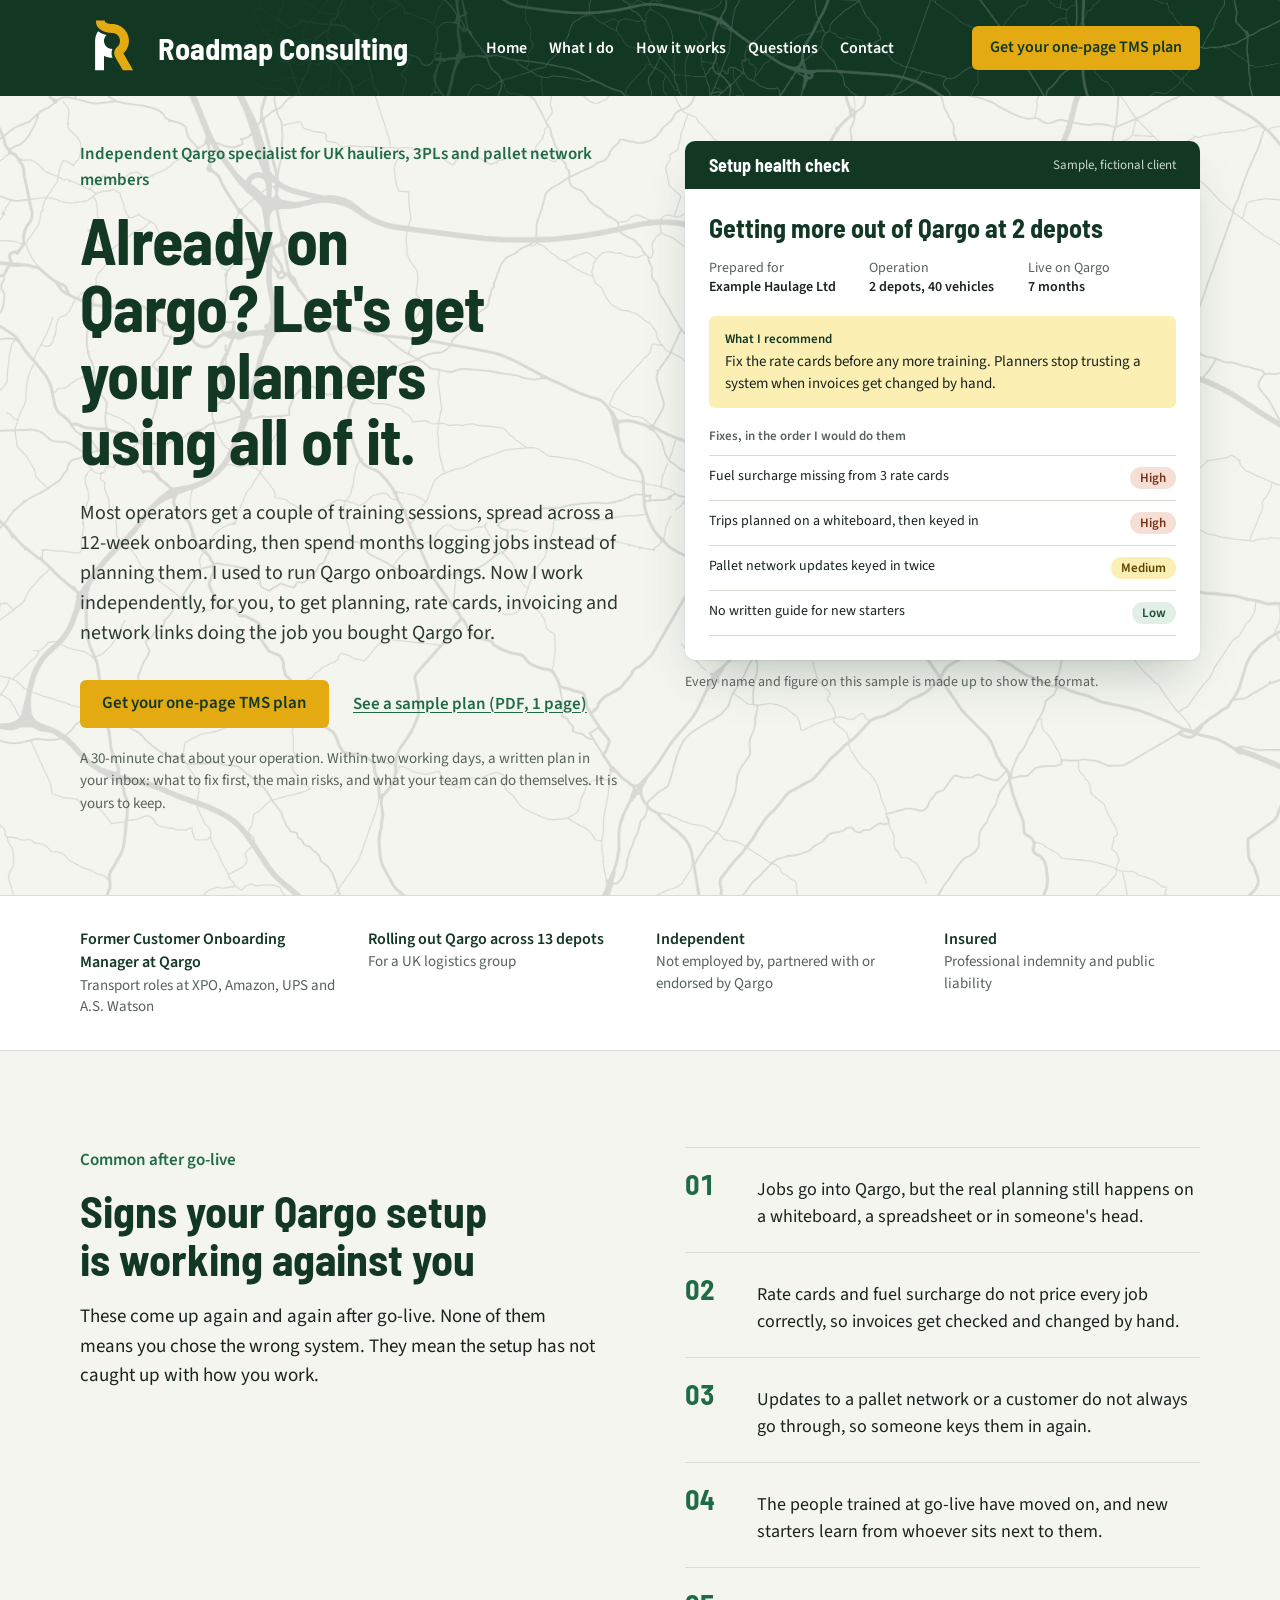
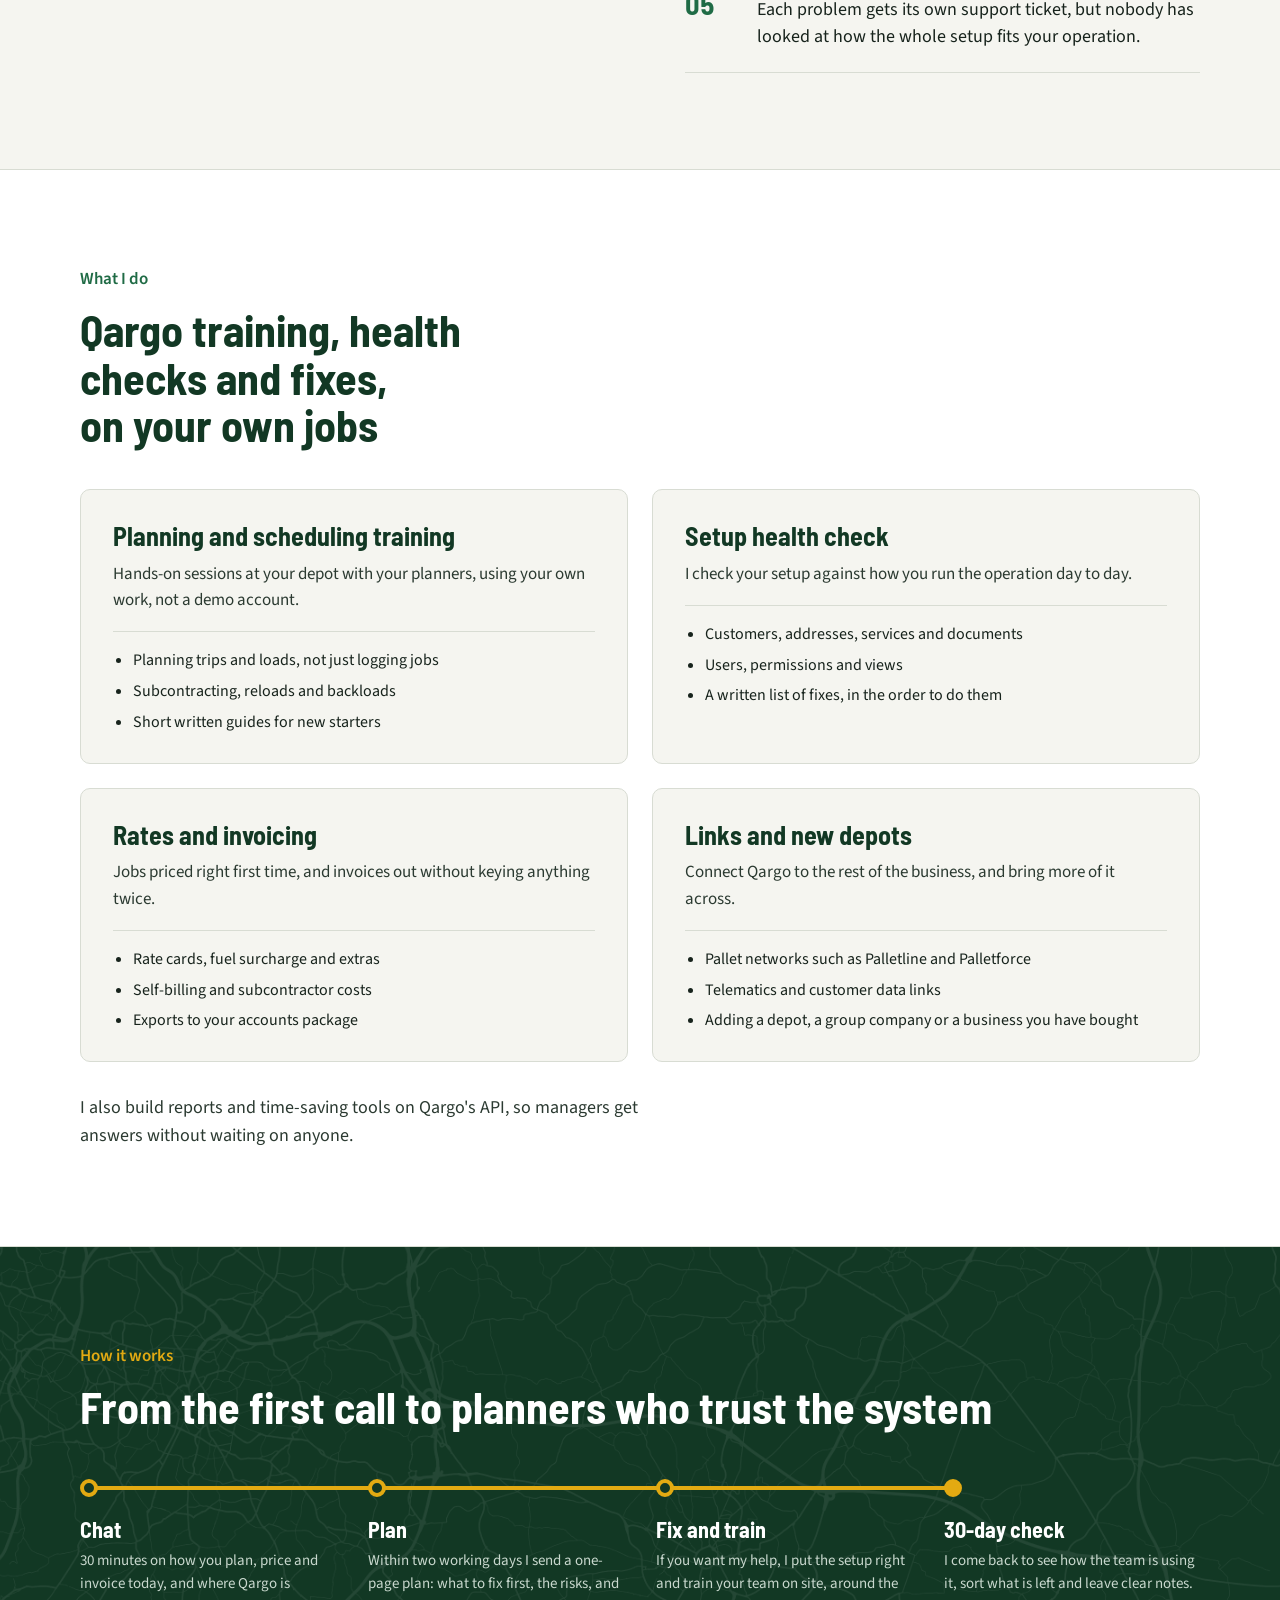
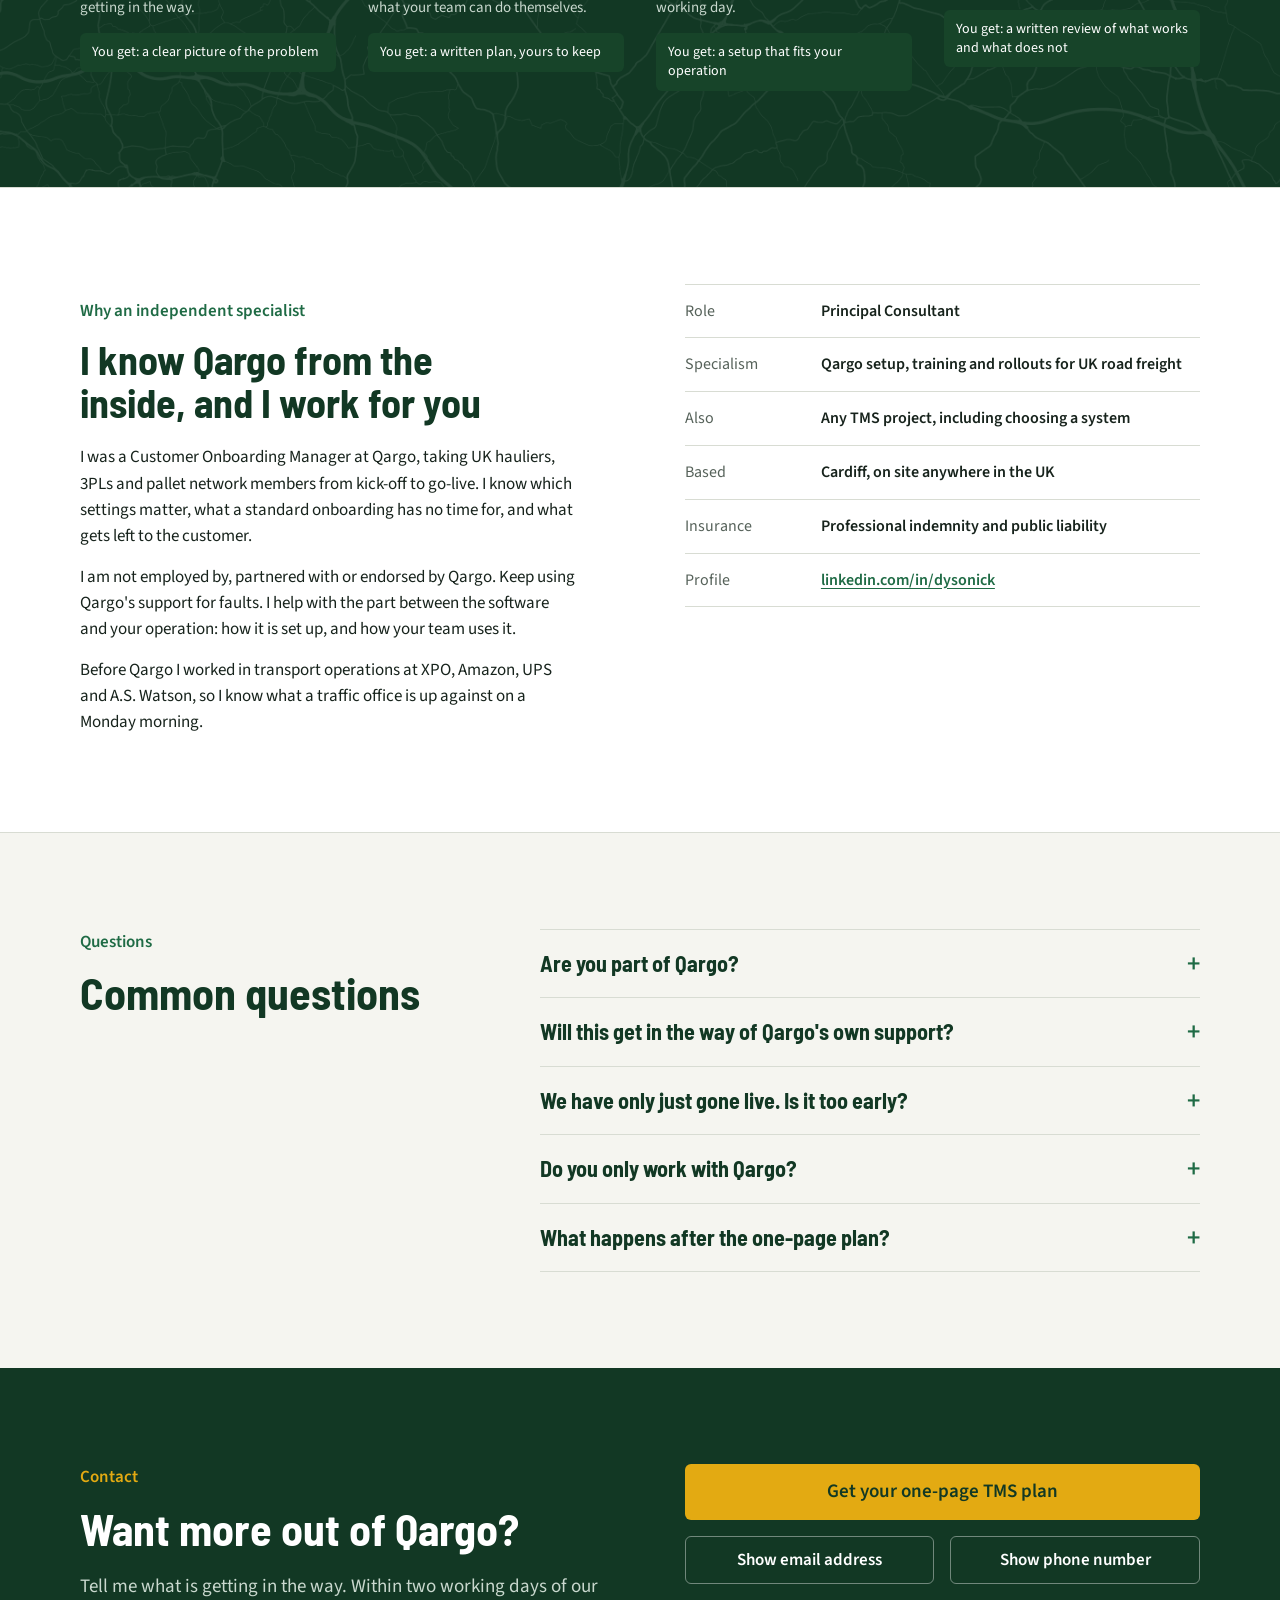
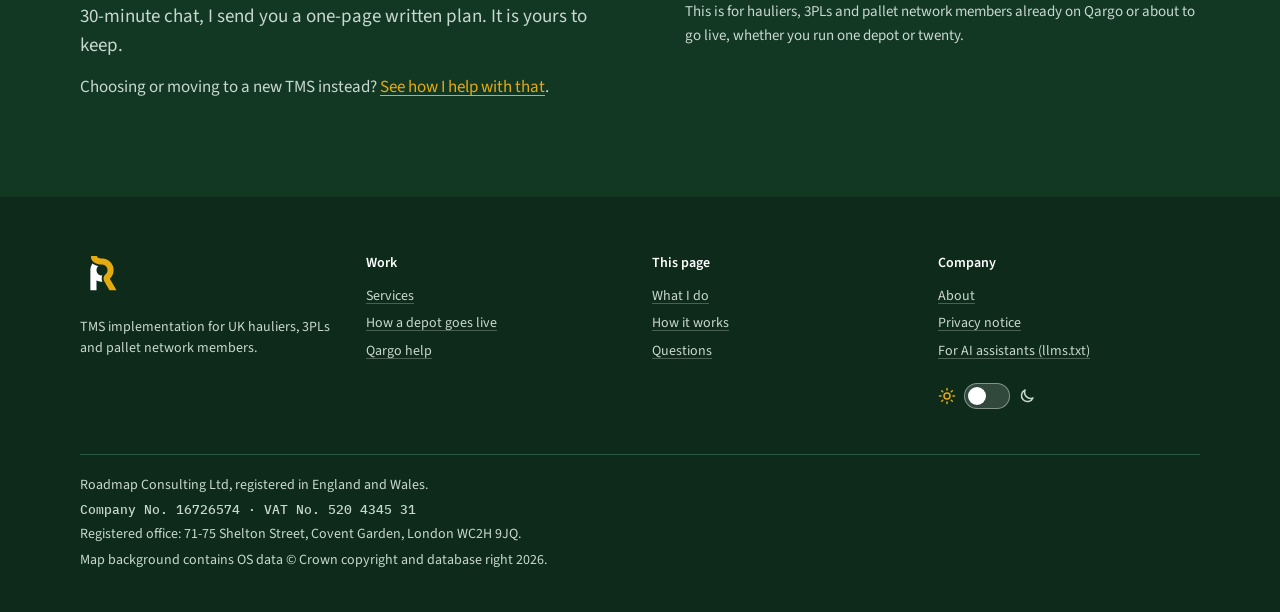
<file: qargo/index.html>
<!doctype html>
<html lang="en-GB"><head>
<meta charset="utf-8">
<meta name="viewport" content="width=device-width,initial-scale=1">
<title>Independent Qargo specialist: training, setup and support - Roadmap Consulting</title>
<meta name="description" content="Independent Qargo help for UK hauliers, 3PLs and pallet network members: planning training, setup health checks, rate cards, invoicing and new depots, from a former Qargo onboarding manager.">
<link rel="icon" type="image/svg+xml" href="[data-uri]">
<meta name="theme-color" content="#123824">
<link rel="canonical" href="https://roadmapconsulting.co.uk/qargo/">
<meta property="og:type" content="website">
<meta property="og:site_name" content="Roadmap Consulting">
<meta property="og:title" content="Independent Qargo specialist for UK road freight">
<meta property="og:description" content="Already on Qargo? Get your planners using all of it. Training, setup health checks, rates, invoicing and new depots, from a former Qargo onboarding manager.">
<meta property="og:url" content="https://roadmapconsulting.co.uk/qargo/">
<meta property="og:image" content="https://roadmapconsulting.co.uk/og-image.png">
<meta property="og:image:width" content="1200">
<meta property="og:image:height" content="630">
<meta name="twitter:card" content="summary_large_image">
<script type="application/ld+json">{"@context": "https://schema.org", "@graph": [{"@type": "Service", "name": "Independent Qargo training, setup and support", "serviceType": "Transport management system (TMS) consultancy", "url": "https://roadmapconsulting.co.uk/qargo/", "description": "Independent Qargo help for UK hauliers, 3PLs and pallet network members: planning training, setup health checks, rate cards, invoicing and new depots, from a former Qargo onboarding manager.", "areaServed": {"@type": "Country", "name": "United Kingdom"}, "provider": {"@type": "ProfessionalService", "name": "Roadmap Consulting", "legalName": "Roadmap Consulting Ltd", "url": "https://roadmapconsulting.co.uk/"}, "offers": {"@type": "Offer", "name": "One-page TMS plan"}}, {"@type": "FAQPage", "mainEntity": [{"@type": "Question", "name": "Are you part of Qargo?", "acceptedAnswer": {"@type": "Answer", "text": "No. Roadmap Consulting is an independent company. I used to work at Qargo, but I am not employed by, partnered with or endorsed by them."}}, {"@type": "Question", "name": "Will this get in the way of Qargo's own support?", "acceptedAnswer": {"@type": "Answer", "text": "No. Keep raising faults with Qargo as you do now. My work is about how your setup fits the way you operate, and how well your team knows it."}}, {"@type": "Question", "name": "We have only just gone live. Is it too early?", "acceptedAnswer": {"@type": "Answer", "text": "No. The first few months are when habits form. Putting the setup right now saves months of workarounds later."}}, {"@type": "Question", "name": "Do you only work with Qargo?", "acceptedAnswer": {"@type": "Answer", "text": "No. I help with any TMS project, from choosing a system to getting every depot live. Qargo is where I have the deepest knowledge."}}, {"@type": "Question", "name": "What happens after the one-page plan?", "acceptedAnswer": {"@type": "Answer", "text": "You keep it, whatever you decide. If you want help with the work after that, we agree the scope and the price before anything starts."}}]}]}</script>
<link rel="preload" href="/assets/fonts/barlow-semi-condensed-700-latin.woff2" as="font" type="font/woff2" crossorigin>
<link rel="preload" href="/assets/fonts/source-sans-3-400-latin.woff2" as="font" type="font/woff2" crossorigin>
<link rel="stylesheet" href="/assets/fonts/fonts.css">
<link rel="alternate" type="text/plain" href="/llms.txt" title="Plain-text summary for AI assistants">
<style>
/* Direction A, built 24 Nov 2026 from the drafts canvas (Main.dc.html). Paper ground, Brunswick green bars, one yellow accent. */
:root{
  color-scheme:light dark;
  --bg:#f5f5f0; --surface:#ffffff; --fg:#17231c; --fg-2:#2b3a31; --muted:#56625a; --line:#d8dcd3;
  --head:#123824; --accent:#1f6b45; --accent-hover:#123824;
  --yellow:#e3aa12; --yellow-hover:#f0b928; --on-yellow:#123824;
  --g-bg:#123824; --g-surface:#174429; --g-fg:#ffffff; --g-muted:#c9d8ce; --g-line:#2a5a3e; --g-accent:#e3aa12; --foot:#0d2a1b;
  --map-ink:#17231c21; --tab-on:#123824;
  --shadow:0 1px 2px #12382414, 0 24px 48px -16px #12382447;
  --display:"Barlow Semi Condensed","Arial Narrow",Arial,sans-serif;
  --body:"Source Sans 3","Segoe UI",Arial,sans-serif;
  --mono:"IBM Plex Mono",Consolas,"Courier New",monospace;
}
@media (prefers-color-scheme:dark){ :root:not([data-theme="light"]){
  --bg:#123824; --surface:#174429; --fg:#ffffff; --fg-2:#e6eee8; --muted:#c9d8ce; --line:#2a5a3e;
  --head:#ffffff; --accent:#f0b928; --accent-hover:#f7c948;
  --g-bg:#0b2516; --g-surface:#123824; --g-line:#24503a; --foot:#071a0f;
  --map-ink:#ffffff1f; --tab-on:#0b2516; --shadow:0 24px 48px -16px #00000080; color-scheme:dark; } }
:root[data-theme="dark"]{
  --bg:#123824; --surface:#174429; --fg:#ffffff; --fg-2:#e6eee8; --muted:#c9d8ce; --line:#2a5a3e;
  --head:#ffffff; --accent:#f0b928; --accent-hover:#f7c948;
  --g-bg:#0b2516; --g-surface:#123824; --g-line:#24503a; --foot:#071a0f;
  --map-ink:#ffffff1f; --tab-on:#0b2516; --shadow:0 24px 48px -16px #00000080; color-scheme:dark; }
:root[data-theme="light"]{ color-scheme:light; }

*{ box-sizing:border-box; }
body{ margin:0; background:var(--bg); color:var(--fg); font:400 17px/1.55 var(--body); }
a{ color:var(--accent); text-underline-offset:3px; }
a:hover{ color:var(--accent-hover); }
:focus-visible{ outline:2px solid var(--accent); outline-offset:3px; }
h1,h2,h3{ font-family:var(--display); font-weight:700; color:var(--head); margin:0; text-wrap:balance; }
p{ margin:0; }
.wrap{ max-width:1200px; margin:0 auto; padding-inline:clamp(16px,4vw,40px); }
.two{ display:grid; grid-template-columns:minmax(0,1.05fr) minmax(0,1fr); gap:64px; align-items:center; }
.skip{ position:absolute; left:-9999px; top:12px; z-index:100; background:#ffffff; color:#123824; padding:8px 14px; border-radius:6px; font-weight:600; }
.skip:focus{ left:16px; }
section h2{ font-size:clamp(32px,4vw,44px); line-height:1.08; }

.btn{ display:inline-flex; align-items:center; justify-content:center; min-height:48px; padding:0 22px; border-radius:6px; border:0; font:600 17px/1.2 var(--body); text-align:center; text-decoration:none; cursor:pointer; }
.btn-y{ background:var(--yellow); color:var(--on-yellow); }
.btn-y:hover{ background:var(--yellow-hover); color:var(--on-yellow); }
@media (prefers-reduced-motion:no-preference){ .btn{ transition:transform .16s ease-out, background-color .15s ease-out; } .btn:active{ transform:scale(.97); } }

/* Header */
.site{ background:var(--g-bg); color:var(--g-fg); position:sticky; top:0; z-index:50; }
.site .bar{ display:flex; align-items:center; justify-content:space-between; gap:24px; height:72px; position:relative; }
/* Road texture behind the header, faded in from behind the logo (as on the old home page and /qargo/) */
.head-map{ position:absolute; inset:0; overflow:hidden; pointer-events:none; }
.head-map::before{ content:""; position:absolute; inset:0; background:#ffffff30;
  --fade:linear-gradient(90deg, transparent 0%, transparent 18%, #000 46%);
  -webkit-mask-image:url("/assets/os-map.webp"), var(--fade); -webkit-mask-size:cover, 100% 100%; -webkit-mask-position:center 38%, 0 0; -webkit-mask-repeat:no-repeat; -webkit-mask-composite:source-in;
  mask-image:url("/assets/os-map.webp"), var(--fade); mask-size:cover, 100% 100%; mask-position:center 38%, 0 0; mask-repeat:no-repeat; mask-composite:intersect; }
@media (max-width:700px){ .head-map::before{ --fade:linear-gradient(90deg, transparent 0%, transparent 30%, #000 75%); } }
.lockup{ display:flex; align-items:center; gap:12px; color:var(--g-fg); text-decoration:none; font:700 24px/1 var(--display); white-space:nowrap; }
.lockup:hover{ color:var(--g-fg); }
.lockup svg{ width:40px; height:40px; flex:none; }
.mk .mw{ fill:#ffffff; } .mk .my{ fill:#e3aa12; }
.nav{ display:flex; align-items:center; gap:22px; white-space:nowrap; }
.nav a{ color:var(--g-fg); text-decoration:none; font-weight:600; font-size:16px; padding-block:6px; background:linear-gradient(currentColor,currentColor) left bottom / 0 2px no-repeat; }
.nav a:hover, .nav a:focus-visible{ color:var(--g-fg); background-size:100% 2px; }
.nav .nav-cta{ display:none; }
.site .btn{ min-height:44px; font-size:16px; padding:0 18px; }
.site :focus-visible{ outline-color:var(--g-accent); }
.head-right{ display:flex; align-items:center; gap:12px; }
.menu-btn{ display:none; width:44px; height:44px; align-items:center; justify-content:center; background:transparent; border:0; border-radius:6px; color:var(--g-fg); cursor:pointer; }
.menu-btn svg{ width:24px; height:24px; fill:none; stroke:currentColor; stroke-width:2; stroke-linecap:round; }
.menu-btn .i-close{ display:none; }
.site.open .menu-btn .i-open{ display:none; } .site.open .menu-btn .i-close{ display:block; }
@media (prefers-reduced-motion:no-preference){ .nav a{ transition:background-size .2s ease-out; } }
@media (max-width:1180px){
  .menu-btn{ display:inline-flex; }
  .nav{ display:none; position:absolute; left:0; right:0; top:100%; flex-direction:column; align-items:stretch; gap:0; padding:8px clamp(16px,4vw,40px) 20px; background:var(--g-bg); border-top:1px solid var(--g-line); box-shadow:0 12px 24px #0b25164d; }
  .site.open .nav{ display:flex; }
  .nav a{ padding:14px 0; border-bottom:1px solid var(--g-line); background:none; font-size:18px; }
  .nav .nav-cta{ display:flex; margin-top:16px; border:0; padding:0 22px; background:var(--yellow); color:var(--on-yellow); }
  .nav .nav-cta:hover{ background:var(--yellow-hover); color:var(--on-yellow); }
}
@media (max-width:600px){ .head-right .btn{ display:none; } .lockup{ font-size:21px; gap:10px; } .lockup svg{ width:36px; height:36px; } .site .bar{ height:64px; } }
/* Header, Qargo-page style (Nick's D1b, 24 Nov 2026): larger logo, tucks in once you scroll */
.site .bar{ height:auto; padding-block:16px; }
.lockup{ font-size:1.9rem; gap:14px; }
.lockup svg{ width:64px; height:64px; }
/* Smooth scrolling (24 Nov 2026): the header keeps one layout height, so the page never jumps while it tucks in.
   On wider screens it sticks 36px up, leaving the 60px compact band in view, and the logo shrinks and moves by transform only. */
@media (min-width:601px){
  .site{ top:-36px; }
  .lockup{ transform-origin:left center; }
  .site.compact .bar{ transform:translateY(18px); }
  .site.compact .lockup{ transform:scale(.72); }
}
@media (min-width:601px) and (max-width:1180px){ .site.compact .nav{ margin-top:-18px; } }
.site.compact{ box-shadow:0 2px 12px #0b251633; }
@media (prefers-reduced-motion:no-preference){ .site .bar, .lockup{ transition:transform .25s ease-out; } .site{ transition:box-shadow .25s ease-out; } }
@media (max-width:600px){ .site .bar{ padding-block:16px; } .lockup{ font-size:1.35rem; gap:10px; } .lockup svg{ width:40px; height:40px; } }

/* Map behind the hero and the method band */
.map{ position:absolute; pointer-events:none; background:var(--map-ink); -webkit-mask:url("/assets/os-map.webp") center / cover no-repeat; mask:url("/assets/os-map.webp") center / cover no-repeat; }

/* Hero */
.hero{ position:relative; overflow:hidden; border-bottom:1px solid var(--line); }
.hero .map{ inset:0; }
.hero .two{ position:relative; padding-block:clamp(28px,3.5vw,48px) clamp(48px,7vw,80px); align-items:start; }
.eyebrow{ margin:0 0 20px; font-weight:600; color:var(--accent); }
.hero h1{ font-size:clamp(40px,5vw,64px); line-height:1.04; letter-spacing:-.01em; }
.lead{ margin-top:24px; font-size:20px; line-height:1.5; max-width:560px; color:var(--fg-2); }
.actions{ display:flex; flex-wrap:wrap; gap:16px 24px; align-items:center; margin-top:32px; }
.actions .text-link{ font-weight:600; }
.terms{ margin:20px 0 0; padding:0; list-style:none; display:flex; flex-wrap:wrap; gap:8px 24px; font-size:15px; color:var(--muted); }

/* Paper artefacts: the sample plan and the parallel run stay paper in both themes */
.paper{ --fg:#17231c; --muted:#56625a; --line:#d8dcd3; --head:#123824; --accent:#1f6b45; --accent-hover:#123824; background:#ffffff; color:var(--fg); border-radius:10px; overflow:hidden; }
.plan figure, figure.plan{ margin:0; }
.plan .paper{ box-shadow:var(--shadow); }
.paper-bar{ background:var(--g-bg); color:#ffffff; padding:14px 24px; display:flex; justify-content:space-between; align-items:center; gap:12px; }
.paper-bar b{ font:700 18px/1 var(--display); }
.paper-bar span{ font-size:13px; color:#c9d8ce; }
.plan-body{ padding:24px 24px 8px; }
.plan-title{ font:700 26px/1.15 var(--display); color:#123824; }
.plan dl{ display:grid; grid-template-columns:repeat(3,minmax(0,1fr)); gap:12px; margin:16px 0 0; font-size:14px; line-height:1.4; }
.plan dt{ color:var(--muted); } .plan dd{ margin:0; font-weight:600; }
.rec{ margin-top:18px; padding:14px 16px; background:#fcefb4; border-radius:6px; font-size:15px; line-height:1.45; }
.rec strong{ display:block; font-size:13px; color:#123824; margin-bottom:2px; }
.k{ margin:18px 0 8px; font-size:13px; font-weight:600; color:var(--muted); }
.risk{ display:grid; grid-template-columns:minmax(0,1fr) auto; gap:12px; padding:12px 0; border-top:1px solid var(--line); border-bottom:1px solid var(--line); font-size:14px; line-height:1.4; }
.chip{ align-self:start; padding:2px 10px; border-radius:999px; background:#f6e0d6; color:#7a2e12; font-weight:600; font-size:13px; }
.steps{ list-style:none; margin:0 0 16px; padding:0; display:grid; grid-template-columns:repeat(4,minmax(0,1fr)); gap:8px; font-size:13px; line-height:1.35; }
.steps li{ border-top:3px solid #e3aa12; padding-top:8px; }
.steps li:last-child{ border-top-color:#1f6b45; }
.steps span{ color:var(--muted); display:block; }
.plan figcaption{ margin-top:12px; font-size:14px; color:var(--muted); }
@media (max-width:560px){
  .plan-body{ padding:18px 16px 6px; } .paper-bar{ padding:12px 16px; }
  .plan dl{ grid-template-columns:minmax(0,1fr); gap:6px; }
  .plan dl div{ display:grid; grid-template-columns:96px minmax(0,1fr); gap:8px; }
  .steps{ grid-template-columns:minmax(0,1fr); gap:10px; font-size:14px; }
  .steps li{ border-top:0; border-left:3px solid #e3aa12; padding:0 0 0 10px; display:grid; grid-template-columns:96px minmax(0,1fr); }
  .steps li:last-child{ border-left-color:#1f6b45; }
}

/* Credentials strip */
.creds{ background:var(--surface); border-bottom:1px solid var(--line); }
.creds ul{ list-style:none; margin:0 auto; display:grid; grid-template-columns:repeat(4,minmax(0,1fr)); gap:24px 32px; padding-block:32px; font-size:15px; line-height:1.45; }
.creds strong{ display:block; color:var(--head); font-size:16px; }
.creds span{ color:var(--muted); }

/* What I take on */
.work{ padding-block:clamp(56px,9vw,96px); }
.work .two{ align-items:start; }
.work .intro{ margin-top:20px; font-size:19px; max-width:520px; }
.stat{ margin-top:32px; padding-top:20px; border-top:1px solid var(--line); font-size:15px; color:var(--muted); max-width:520px; }
.stat strong{ display:block; font:700 36px/1 var(--display); color:var(--head); margin-bottom:6px; font-variant-numeric:tabular-nums; }
.four-parts{ list-style:none; margin:0; padding:0; }
.four-parts li{ display:grid; grid-template-columns:56px minmax(0,1fr); gap:16px; padding:22px 0; border-top:1px solid var(--line); }
.four-parts li:last-child{ border-bottom:1px solid var(--line); }
.four-parts .n{ font:700 28px/1 var(--display); color:var(--accent); font-variant-numeric:tabular-nums; }
.four-parts strong{ display:block; font-size:19px; }

/* How a depot goes live */
.method{ background:var(--g-bg); color:var(--g-fg); padding-block:clamp(56px,9vw,96px); position:relative; overflow:hidden; }
.method .map{ inset:0; background:#ffffff14; }
.method .wrap{ position:relative; }
.method h2, .method h3{ color:var(--g-fg); }
.method .intro{ margin:16px 0 48px; font-size:19px; color:var(--g-muted); max-width:640px; }
.route{ list-style:none; margin:0; padding:0; display:grid; grid-template-columns:repeat(7,minmax(0,1fr)); gap:16px; }
.route li{ position:relative; }
.route li::before{ content:""; position:absolute; top:7px; left:9px; width:calc(100% + 16px); height:4px; background:var(--g-accent); border-radius:2px; transform-origin:left center; }
.route li:last-child::before{ display:none; }
.dot{ position:relative; z-index:1; display:block; width:18px; height:18px; border-radius:50%; background:var(--g-bg); border:4px solid var(--g-accent); margin-bottom:20px; }
.route li:last-child .dot{ background:var(--g-accent); }
.route h3{ font-size:22px; line-height:1.1; }
.route .desc{ display:block; margin-top:8px; font-size:15px; color:var(--g-muted); }
.keep{ display:block; margin-top:14px; padding:10px 12px; background:var(--g-surface); border-radius:6px; font-size:14px; line-height:1.35; }
@media (max-width:1100px){
  .route{ grid-template-columns:minmax(0,1fr); gap:0; }
  .route li{ display:grid; grid-template-columns:18px minmax(0,1fr) minmax(0,260px); column-gap:20px; padding-bottom:28px; }
  .route li:last-child{ padding-bottom:0; }
  .route li::before{ top:9px; left:7px; width:4px; height:100%; transform-origin:center top; }
  .dot{ grid-row:1 / span 2; margin:2px 0 0; }
  .route h3, .route .desc{ grid-column:2; }
  .route .desc{ margin-top:6px; }
  .route .keep{ grid-column:3; grid-row:1 / span 2; margin-top:0; align-self:start; }
}
@media (max-width:640px){
  .route li{ grid-template-columns:18px minmax(0,1fr); column-gap:16px; }
  .route .keep{ grid-column:2; grid-row:auto; margin-top:12px; }
}
.parallel{ margin-top:64px; display:grid; grid-template-columns:minmax(0,1fr) minmax(0,1.3fr); gap:48px; align-items:center; }
.parallel h3{ font-size:30px; line-height:1.1; }
.parallel p{ margin-top:14px; color:var(--g-muted); }
.parallel figure{ margin:0; }
.pr-head{ display:flex; justify-content:space-between; gap:12px; flex-wrap:wrap; padding:14px 20px; border-bottom:1px solid var(--line); font-size:14px; }
.pr-head span{ color:var(--muted); }
.pr-nums{ display:grid; grid-template-columns:repeat(3,minmax(0,1fr)); padding:18px 20px; gap:16px; }
.pr-nums div{ display:flex; flex-direction:column; justify-content:space-between; }
.pr-nums span{ font-size:13px; color:var(--muted); }
.pr-nums strong{ display:block; font:700 32px/1.1 var(--display); font-variant-numeric:tabular-nums; }
.pr-nums .ok{ color:#1f6b45; } .pr-nums .bad{ color:#7a2e12; }
.tablewrap{ overflow-x:auto; }
.paper table{ width:100%; border-collapse:collapse; font-size:14px; font-variant-numeric:tabular-nums; }
.paper th{ background:#f5f5f0; text-align:left; font-weight:600; padding:8px; }
.paper td{ padding:8px; border-top:1px solid var(--line); }
.paper th:first-child, .paper td:first-child{ padding-left:20px; } .paper th:last-child, .paper td:last-child{ padding-right:20px; }

/* Roles */
.roles-s{ padding-block:clamp(56px,9vw,96px); }
.roles-s h2{ margin-bottom:40px; }
.roles{ display:grid; grid-template-columns:minmax(0,280px) minmax(0,1fr); gap:48px; }
.tablist{ display:flex; flex-direction:column; gap:4px; }
.tab{ font:600 17px/1.3 var(--body); text-align:left; padding:14px 16px; border-radius:6px; border:0; background:transparent; color:var(--fg); cursor:pointer; }
.tab:hover{ background:var(--surface); }
.tab[aria-selected="true"]{ background:var(--tab-on); color:#ffffff; }
.no-js .tablist{ display:none; }
.panel{ background:var(--surface); border-radius:10px; padding:36px 40px; box-shadow:0 1px 2px #12382414; }
.panel + .panel{ margin-top:16px; }
.panel .k{ margin:0; font-size:15px; }
.panel .k2{ margin:28px 0 10px; }
.fear{ margin-top:6px; font:700 30px/1.15 var(--display); color:var(--head); }
.panel ul{ margin:0; padding-left:20px; font-size:18px; display:grid; gap:8px; }
.panel a{ display:inline-block; margin-top:28px; font-weight:600; }
@media (max-width:900px){ .tablist{ flex-direction:row; flex-wrap:wrap; } .tab{ padding:10px 14px; } }
@media (max-width:560px){ .panel{ padding:24px 20px; } .fear{ font-size:26px; } .panel ul{ font-size:17px; } }

/* About */
.about{ background:var(--surface); border-block:1px solid var(--line); padding-block:clamp(56px,9vw,96px); }
.about .two{ align-items:start; }
.about h2{ font-size:40px; }
.about .role{ margin-top:4px; color:var(--muted); }
.about .bio p{ margin-top:14px; max-width:62ch; }
.about .bio p.first{ margin-top:20px; }
.basics h3{ font-size:26px; line-height:1.1; margin-bottom:16px; }
.basics ul{ margin:0; padding:0; list-style:none; font-size:16px; }
.basics li{ padding:14px 0; border-top:1px solid var(--line); }
.basics li:last-child{ border-bottom:1px solid var(--line); }

/* Contact */
.contact{ background:var(--g-bg); color:var(--g-fg); padding-block:clamp(56px,9vw,96px); }
.contact .two{ align-items:start; }
.contact h2{ color:var(--g-fg); }
.contact p{ color:var(--g-muted); }
.contact .intro{ margin-top:20px; font-size:19px; }
.contact .also{ margin-top:14px; }
.contact :focus-visible{ outline-color:var(--g-accent); }
.reach{ display:flex; flex-direction:column; gap:16px; }
.reach .btn-y{ min-height:56px; font-size:19px; }
.reveals{ display:flex; flex-wrap:wrap; gap:16px; }
.reveals > *{ flex:1 1 13rem; }
.reveal, .reveals .value{ display:flex; align-items:center; justify-content:center; min-height:48px; padding:0 12px; border:1px solid #ffffff66; border-radius:6px; background:transparent; color:var(--g-fg); font:600 17px/1.2 var(--body); text-align:center; cursor:pointer; overflow-wrap:anywhere; }
.reveal:hover{ border-color:var(--g-accent); }
.reveals .value{ text-decoration:underline; text-decoration-color:var(--g-accent); cursor:auto; white-space:nowrap; overflow-wrap:normal; }
.reach .who{ font-size:15px; }
@media (max-width:340px){ .reveals .value{ white-space:normal; overflow-wrap:anywhere; } }

/* Footer */
footer{ background:var(--foot); color:var(--g-muted); padding:56px 0 40px; font-size:14px; }
footer .cols{ display:grid; grid-template-columns:repeat(4,minmax(0,1fr)); gap:24px; }
footer a{ color:var(--g-muted); display:block; padding-block:3px; text-decoration-color:#ffffff40; }
footer a:hover{ color:#ffffff; }
footer :focus-visible{ outline-color:var(--g-accent); }
footer .col-h{ color:#ffffff; display:block; margin-bottom:8px; font-weight:600; }
footer .brand svg{ width:44px; height:44px; }
footer .brand p{ margin-top:12px; }
footer .legal{ margin-top:40px; padding-top:20px; border-top:1px solid var(--g-line); display:grid; gap:4px; }
footer .mono{ font-family:var(--mono); font-size:13px; }
@media (max-width:900px){ footer .cols{ grid-template-columns:repeat(2,minmax(0,1fr)); } }

/* Light and dark switch (footer) */
.theme-switch{ display:inline-flex; align-items:center; gap:8px; min-height:36px; margin-top:12px; padding:0; font:inherit; color:var(--g-muted); background:transparent; border:0; cursor:pointer; }
.theme-switch svg{ width:18px; height:18px; fill:none; stroke:currentColor; stroke-width:2; stroke-linecap:round; stroke-linejoin:round; flex:none; }
.theme-switch .i-sun{ color:var(--g-accent); }
.theme-switch[aria-checked="true"] .i-sun{ color:var(--g-muted); }
.theme-switch[aria-checked="true"] .i-moon{ color:var(--g-accent); }
.theme-switch .track{ position:relative; width:46px; height:26px; border-radius:13px; background:#ffffff26; border:1px solid #ffffff66; flex:none; }
.theme-switch .knob{ position:absolute; top:3px; left:3px; width:18px; height:18px; border-radius:50%; background:#ffffff; }
.theme-switch[aria-checked="true"] .track{ background:var(--g-accent); border-color:var(--g-accent); }
.theme-switch[aria-checked="true"] .knob{ transform:translateX(20px); background:#123824; }
@media (prefers-reduced-motion:no-preference){ .theme-switch .knob{ transition:transform .18s ease-out; } .theme-switch .track{ transition:background-color .18s ease-out; } }

/* Shared breakpoints */
@media (max-width:900px){
  .two{ grid-template-columns:minmax(0,1fr); gap:40px; }
  .creds ul{ grid-template-columns:repeat(2,minmax(0,1fr)); }
  .roles{ grid-template-columns:minmax(0,1fr); gap:20px; }
  .parallel{ grid-template-columns:minmax(0,1fr); gap:28px; }
}
@media (max-width:560px){ .creds ul{ grid-template-columns:minmax(0,1fr); gap:16px; padding-block:24px; } .lead{ font-size:18px; } .work .intro, .method .intro, .contact .intro{ font-size:18px; } }

/* Motion: plays once on scroll, transform and opacity only, off for reduced motion and without script */
html{ scroll-padding-top:80px; }
@media (prefers-reduced-motion:no-preference){
  html{ scroll-behavior:smooth; }
  .js .rv{ opacity:0; transform:translateY(14px); transition:opacity .5s ease-out, transform .5s ease-out; transition-delay:calc(var(--d,0) * 80ms); }
  .js .rv.in{ opacity:1; transform:none; }
  /* Hero map drifts slightly slower than the page, as on /qargo/ */
  .js .hero .map{ top:-180px; will-change:transform; }
  /* Where the browser can, the drift runs on its own scroll timeline, off the main thread (the script below is the fallback) */
  @keyframes map-drift{ from{ transform:none; } to{ transform:translate3d(0,180px,0); } }
  @supports (animation-timeline: scroll()){ .js .hero .map{ animation:map-drift linear both; animation-timeline:scroll(root); animation-range:0px 1000px; } }
  .js .route li::before{ transform:scaleX(0); transition:transform .28s ease-out; transition-delay:calc(var(--i,0) * 140ms + 200ms); }
  .js .route.in li::before{ transform:none; }
  .js .route .dot{ opacity:0; transform:scale(.6); transition:opacity .2s ease-out, transform .2s ease-out; transition-delay:calc(var(--i,0) * 140ms + 120ms); }
  .js .route.in .dot{ opacity:1; transform:none; }
  @media (max-width:1100px){ .js .route li::before{ transform:scaleY(0); } }
}

/* Qargo page in direction A (Nick's D2b, 24 Nov 2026). Everything above is shared with the home page. */
section .eyebrow{ margin-bottom:14px; }
.method .eyebrow, .contact .eyebrow{ color:var(--g-accent); }
.hero .note{ margin-top:20px; font-size:15px; line-height:1.5; color:var(--muted); max-width:560px; }
.hc-list{ list-style:none; margin:0 0 16px; padding:0; }
.hc-list li{ display:grid; grid-template-columns:minmax(0,1fr) auto; gap:12px; align-items:start; padding:11px 0; border-top:1px solid var(--line); font-size:14px; line-height:1.4; }
.hc-list li:last-child{ border-bottom:1px solid var(--line); }
.chip.med{ background:#fcefb4; color:#5c4300; }
.chip.low{ background:#e2efe6; color:#1f4d33; }
.signs li{ align-items:baseline; }
.signs li > span:last-child{ font-size:18px; line-height:1.5; }
.services-s{ background:var(--surface); border-block:1px solid var(--line); padding-block:clamp(56px,9vw,96px); }
.services-s h2{ max-width:22ch; }
.services{ margin-top:40px; display:grid; grid-template-columns:repeat(2,minmax(0,1fr)); gap:24px; }
.service{ background:var(--bg); border:1px solid var(--line); border-radius:10px; padding:32px 32px 28px; }
.service h3{ font-size:26px; line-height:1.1; }
.service p{ margin-top:10px; color:var(--fg-2); }
.service ul{ margin:18px 0 0; padding:16px 0 0 20px; border-top:1px solid var(--line); display:grid; gap:6px; font-size:16px; }
.services-s .after{ margin-top:32px; font-size:18px; max-width:62ch; color:var(--fg-2); }
.method .r4{ margin-top:48px; }
@media (min-width:1101px){
  .route.r4{ grid-template-columns:repeat(4,minmax(0,1fr)); gap:32px; }
  .route.r4 li::before{ width:calc(100% + 32px); }
}
.facts{ margin:0; font-size:16px; }
.facts div{ display:grid; grid-template-columns:120px minmax(0,1fr); gap:16px; padding:14px 0; border-top:1px solid var(--line); }
.facts div:last-child{ border-bottom:1px solid var(--line); }
.facts dt{ color:var(--muted); }
.facts dd{ margin:0; font-weight:600; }
.faq-s{ padding-block:clamp(56px,9vw,96px); }
.faq-s .two{ grid-template-columns:minmax(0,.75fr) minmax(0,1.25fr); align-items:start; }
.faq details{ border-top:1px solid var(--line); }
.faq details:last-child{ border-bottom:1px solid var(--line); }
.faq summary{ list-style:none; cursor:pointer; display:flex; justify-content:space-between; align-items:baseline; gap:20px; padding:20px 0; font:700 22px/1.25 var(--display); color:var(--head); }
.faq summary::-webkit-details-marker{ display:none; }
.faq summary::after{ content:"+"; flex:none; font:600 26px/1 var(--body); color:var(--accent); }
.faq details[open] summary::after{ content:"\2212"; }
.faq details p{ padding:0 0 22px; max-width:62ch; color:var(--fg-2); }
.contact .also a{ color:var(--g-accent); }
.contact .also a:hover{ color:#ffffff; }
@media (max-width:900px){ .services{ grid-template-columns:minmax(0,1fr); } .faq-s .two{ grid-template-columns:minmax(0,1fr); gap:24px; } }
@media (max-width:560px){ .service{ padding:24px 20px; } .facts div{ grid-template-columns:96px minmax(0,1fr); gap:12px; } .faq summary{ font-size:20px; } }
</style>
</head>
<body class="no-js">
<script>document.body.classList.remove('no-js');</script>
<a class="skip" href="#main">Skip to content</a>

<header class="site">
  <div class="head-map" aria-hidden="true"></div>
  <div class="wrap bar">
    <a class="lockup" href="/" aria-label="Roadmap Consulting, home">
      <svg class="mk" viewBox="-4 -4 72 72" aria-hidden="true"><path class="mw" d="M16.437532424926758 13.102725982666016 16.451662063598633 13.11428451538086Q16.571985244750977 13.212703704833984 16.6960391998291 13.306377410888672L16.999923706054688 13.535835266113281Q17.118545532226562 13.625404357910156 17.24040985107422 13.710505485534668L17.55898094177246 13.932968139648438Q17.675695419311523 14.014471054077148 17.795236587524414 14.09177017211914L18.128067016601562 14.306991577148438Q18.242799758911133 14.381181716918945 18.35999870300293 14.451412200927734L18.706663131713867 14.659144401550293Q18.819358825683594 14.726675033569336 18.9342098236084 14.790468215942383L19.294279098510742 14.99046516418457Q19.40497589111328 15.051952362060547 19.51756477355957 15.109903335571289L19.890613555908203 15.301921844482422Q19.999372482299805 15.357902526855469 20.10979461669922 15.41053295135498L20.495397567749023 15.594324111938477Q20.602294921875 15.645275115966797 20.71065330505371 15.693038940429688L21.108381271362305 15.868358612060547Q21.213552474975586 15.914718627929688 21.320011138916016 15.958037376403809L21.729442596435547 16.124637603759766Q21.832977294921875 16.166765213012695 21.937646865844727 16.20598602294922L22.358348846435547 16.36362075805664Q22.460399627685547 16.40185546875 22.563451766967773 16.437301635742188L22.9950008392334 16.585723876953125Q23.0957088470459 16.620361328125 23.197301864624023 16.652305603027344L23.639272689819336 16.791271209716797Q23.738752365112305 16.82254981994629 23.839012145996094 16.851224899291992L24.290977478027344 16.98048973083496Q24.389387130737305 17.008634567260742 24.48848533630371 17.03425407409668L24.950016021728516 17.153568267822266Q25.047489166259766 17.178768157958984 25.145565032958984 17.20150375366211L25.61623764038086 17.310625076293945Q25.712900161743164 17.33303451538086 25.810089111328125 17.35304069519043L25.91168212890625 17.373952865600586L25.73912239074707 17.535572052001953L25.526443481445312 17.74856185913086L25.32099151611328 17.96855926513672L25.12300682067871 18.195314407348633L24.932697296142578 18.428586959838867L24.750320434570312 18.668062210083008L24.57601547241211 18.91356086730957L24.410076141357422 19.16466522216797L24.25261688232422 19.421194076538086L24.10378646850586 19.682918548583984L23.963804244995117 19.949447631835938L23.83283233642578 20.220478057861328L23.710994720458984 20.495746612548828L23.598434448242188 20.774925231933594L23.495262145996094 21.057748794555664L23.401615142822266 21.34383773803711L23.317598342895508 21.63286781311035L23.24327278137207 21.92464256286621L23.178762435913086 22.218656539916992L23.124116897583008 22.514698028564453L23.079408645629883 22.81237030029297L23.044679641723633 23.111373901367188L23.019968032836914 23.411418914794922L23.005306243896484 23.712081909179688L23.000709533691406 24.013072967529297L23.006181716918945 24.314096450805664L23.021713256835938 24.614643096923828L23.04730224609375 24.914653778076172L23.082902908325195 25.213577270507812L23.128477096557617 25.511119842529297L23.18398094177246 25.80699348449707L23.249338150024414 26.100788116455078L23.32452392578125 26.39238929748535L23.409379959106445 26.681171417236328L23.503860473632812 26.96699333190918L23.60784149169922 27.24947738647461L23.721223831176758 27.528356552124023L23.8438720703125 27.803287506103516L23.97560691833496 28.073884963989258L24.11638832092285 28.340055465698242L24.26593780517578 28.601272583007812L24.424137115478516 28.857336044311523L24.590856552124023 29.108034133911133L24.765859603881836 29.353002548217773L24.94892692565918 29.59193992614746L25.139896392822266 29.82463836669922L25.338552474975586 30.05082893371582L25.544649124145508 30.270235061645508L25.75797462463379 30.482633590698242L25.978282928466797 30.687772750854492L26.205341339111328 30.88544273376465L26.438884735107422 31.075407028198242L26.678665161132812 31.257465362548828L26.924306869506836 31.43133544921875L27.175762176513672 31.596982955932617L27.432476043701172 31.75404167175293L27.694412231445312 31.90248680114746L27.961145401000977 32.04207992553711L28.232391357421875 32.172672271728516L28.50775718688965 32.29407501220703L28.78719711303711 32.40626525878906L29.070110321044922 32.509002685546875L29.356342315673828 32.602237701416016L29.645565032958984 32.68585205078125L29.93729019165039 32.75971603393555L30.231531143188477 32.823829650878906L30.527544021606445 32.878021240234375L30.82544708251953 32.922325134277344L31.12436294555664 32.956600189208984L31.424467086791992 32.98087692260742L31.72517967224121 32.99510192871094L32.02623748779297 32.99925994873047L32.327064514160156 32.99335479736328L32.53983688354492 32.98204803466797Q32.52953338623047 33.0055046081543 32.51935577392578 33.02907180786133L32.46458435058594 33.15593338012695Q32.40798568725586 33.287025451660156 32.356101989746094 33.42005157470703L32.306068420410156 33.548336029052734Q32.25411605834961 33.681541442871094 32.20695877075195 33.8165168762207L32.16167068481445 33.946136474609375Q32.11437225341797 34.081504821777344 32.071956634521484 34.21848678588867L32.031436920166016 34.349342346191406Q31.988967895507812 34.48649597167969 31.951446533203125 34.625083923339844L31.91571044921875 34.757080078125Q31.878129959106445 34.8958854675293 31.845561981201172 35.035953521728516L31.81462860107422 35.16899490356445Q31.782079696655273 35.308982849121094 31.754581451416016 35.45005416870117L31.72846221923828 35.584041595458984Q31.700918197631836 35.7253303527832 31.678476333618164 35.867523193359375L31.657194137573242 36.00236511230469Q31.634784698486328 36.14435577392578 31.617488861083984 36.28705596923828L31.601055145263672 36.42265319824219Q31.583765029907227 36.56532287597656 31.571609497070312 36.708526611328125L31.560043334960938 36.844783782958984Q31.547895431518555 36.98788833618164 31.540891647338867 37.1313362121582L31.534212112426758 37.268157958984375Q31.527217864990234 37.41144943237305 31.52536392211914 37.55489730834961L31.523590087890625 37.69218826293945Q31.521743774414062 37.83507537841797 31.525001525878906 37.977935791015625L31.528141021728516 38.1156005859375Q31.53139877319336 38.25839614868164 31.539751052856445 38.40098571777344L31.547828674316406 38.53892517089844Q31.556148529052734 38.680946350097656 31.56951141357422 38.82257843017578L31.582542419433594 38.960697174072266Q31.595853805541992 39.10179138183594 31.614154815673828 39.24232864379883L31.632152557373047 39.38053512573242Q31.650407791137695 39.520729064941406 31.673606872558594 39.660186767578125L31.69659423828125 39.798377990722656Q31.719684600830078 39.93717575073242 31.747638702392578 40.075077056884766L31.775630950927734 40.21316146850586Q31.80342674255371 40.35028076171875 31.83599853515625 40.4863395690918L31.869007110595703 40.62421798706055Q31.901466369628906 40.759803771972656 31.938631057739258 40.89417266845703L31.976682662963867 41.03175354003906Q32.013572692871094 41.165138244628906 32.055057525634766 41.29717254638672L32.09815979003906 41.434356689453125Q32.13942337036133 41.56568908691406 32.1851806640625 41.69552230834961L32.23335647583008 41.832218170166016Q32.278785705566406 41.96112060546875 32.328590393066406 42.08839797973633L32.38185119628906 42.22450256347656Q32.43134689331055 42.350975036621094 32.485103607177734 42.4756965637207L32.54347229003906 42.61111831665039Q32.59681701660156 42.73488998413086 32.654300689697266 42.85679244995117L32.715457916259766 42.986480712890625Q32.66135787963867 42.98871612548828 32.60709762573242 42.98978042602539L32.13888168334961 42.99897384643555Q32.05527114868164 43.00061798095703 31.971651077270508 42.99946212768555L31.503385543823242 42.99299240112305Q31.41974639892578 42.99183654785156 31.33619499206543 42.987884521484375L30.868410110473633 42.965755462646484Q30.784887313842773 42.9618034362793 30.7015438079834 42.95506286621094L30.234760284423828 42.91730499267578Q30.15137481689453 42.910560607910156 30.068262100219727 42.90102767944336L29.603004455566406 42.84767532348633Q29.519899368286133 42.8381462097168 29.43716049194336 42.82583999633789L28.97394561767578 42.7569580078125Q28.8912410736084 42.74465560913086 28.808992385864258 42.72959899902344L28.34834098815918 42.645263671875Q28.266040802001953 42.63019561767578 28.184289932250977 42.61238479614258L27.726716995239258 42.5126838684082Q27.645021438598633 42.49488067626953 27.56396484375 42.47435760498047L27.109981536865234 42.359413146972656Q27.028892517089844 42.33888244628906 26.94853401184082 42.315650939941406L26.49864959716797 42.185585021972656Q26.41830825805664 42.162357330322266 26.338788986206055 42.13645553588867L25.893505096435547 41.991416931152344Q25.813976287841797 41.96551513671875 25.7353572845459 41.93696212768555L25.295175552368164 41.7771110534668Q25.216577529907227 41.74856948852539 25.13897705078125 41.71741485595703L24.704387664794922 41.54293441772461Q24.626750946044922 41.51176452636719 24.55019760131836 41.47801208496094L24.121688842773438 41.28908920288086Q24.0451602935791 41.25535202026367 23.969804763793945 41.21907043457031L23.547853469848633 41.01592254638672Q23.47249412536621 40.97964096069336 23.398391723632812 40.940860748291016L23.0 40.732364654541016V57.0H13.0V24.0H13.000057220458984Q13.000171661376953 23.97197914123535 13.000598907470703 23.94401741027832L13.0077486038208 23.47576332092285Q13.009025573730469 23.39212417602539 13.013100624084473 23.30857276916504L13.035910606384277 22.8408203125Q13.039983749389648 22.75729751586914 13.04684829711914 22.6739559173584L13.085286140441895 22.20722770690918Q13.092151641845703 22.12386131286621 13.101802825927734 22.040771484375L13.155832290649414 21.57558822631836Q13.165481567382812 21.492511749267578 13.177902221679688 21.40980339050293L13.247461318969727 20.94668960571289Q13.259883880615234 20.86397361755371 13.275068283081055 20.78171730041504L13.360076904296875 20.321189880371094Q13.37525749206543 20.238948822021484 13.393180847167969 20.15726089477539L13.49354362487793 19.699832916259766Q13.511466979980469 19.618144989013672 13.532110214233398 19.53710174560547L13.647714614868164 19.08328628540039Q13.668365478515625 19.00222396850586 13.691715240478516 18.921897888183594L13.82243537902832 18.472204208374023Q13.84577751159668 18.39190101623535 13.871793746948242 18.312423706054688L14.017478942871094 17.867353439331055Q14.043500900268555 17.78785514831543 14.072168350219727 17.709270477294922L14.232660293579102 17.26932144165039Q14.261322021484375 17.190753936767578 14.292593955993652 17.113189697265625L14.4677095413208 16.67885398864746Q14.498985290527344 16.601282119750977 14.5328369140625 16.524799346923828L14.722381591796875 16.0965633392334Q14.756232261657715 16.020084381103516 14.792622566223145 15.944781303405762L14.996382713317871 15.523125648498535Q15.03277587890625 15.44781494140625 15.071667671203613 15.373763084411621L15.289417266845703 14.95915699005127Q15.328304290771484 14.885116577148438 15.369644165039062 14.812417030334473L15.601137161254883 14.405326843261719Q15.642486572265625 14.33261489868164 15.686244010925293 14.26132583618164L15.931225776672363 13.862205505371094Q15.9749755859375 13.790929794311523 16.02108383178711 13.72115707397461L16.27927589416504 13.330453872680664Q16.325389862060547 13.260673522949219 16.373809814453125 13.192474365234375Z"></path><path class="my" d="M44.22683334350586 57.0 35.725425720214844 42.27436447143555 35.65163803100586 42.141571044921875Q35.61137390136719 42.06910705566406 35.57353210449219 41.99534606933594L35.504905700683594 41.86157989501953Q35.46681594848633 41.78733825683594 35.43122482299805 41.71186447143555L35.367733001708984 41.57722473144531Q35.33180618286133 41.501033782958984 35.2984619140625 41.42367935180664L35.24009323120117 41.28825759887695Q35.20649719238281 41.210304260253906 35.17556381225586 41.13125991821289L35.1223030090332 40.995155334472656Q35.0911750793457 40.91560745239258 35.062782287597656 40.835044860839844L35.01460647583008 40.69834899902344Q34.98600769042969 40.61720275878906 34.9602165222168 40.535118103027344L34.9171142578125 40.39793395996094Q34.89118957519531 40.31541442871094 34.86812973022461 40.23204803466797L34.830078125 40.09446716308594Q34.80685043334961 40.0104866027832 34.786563873291016 39.92574691772461L34.75355529785156 39.78786849975586Q34.73319625854492 39.70282745361328 34.715824127197266 39.617130279541016L34.68783187866211 39.47904586791992Q34.67036056518555 39.392860412597656 34.65592956542969 39.30611038208008L34.63294219970703 39.16791915893555Q34.61844253540039 39.08075714111328 34.607032775878906 38.99313735961914L34.58903503417969 38.85493087768555Q34.577598571777344 38.767093658447266 34.569278717041016 38.67890930175781L34.55624771118164 38.54079055786133Q34.54789733886719 38.4522705078125 34.54269790649414 38.36350631713867L34.53461837768555 38.22556686401367Q34.529396057128906 38.136451721191406 34.52736282348633 38.047203063964844L34.52422332763672 37.90953826904297Q34.522186279296875 37.820247650146484 34.523338317871094 37.7309455871582L34.52511215209961 37.59365463256836Q34.52627182006836 37.503997802734375 34.530643463134766 37.41444396972656L34.537322998046875 37.27762222290039Q34.54170227050781 37.187965393066406 34.549293518066406 37.0985221862793L34.56085968017578 36.96226501464844Q34.568458557128906 36.872764587402344 34.579261779785156 36.78359603881836L34.59569549560547 36.64799880981445Q34.60650634765625 36.55881118774414 34.620513916015625 36.470069885253906L34.64179229736328 36.335227966308594Q34.65582275390625 36.24635696411133 34.67303466796875 36.158050537109375L34.699153900146484 36.02406311035156Q34.71634292602539 35.93589401245117 34.73668670654297 35.8484001159668L34.767616271972656 35.71535873413086Q34.78797149658203 35.6278190612793 34.811458587646484 35.54106140136719L34.84719467163086 35.40906524658203Q34.87064743041992 35.32244873046875 34.89719009399414 35.23672866821289L34.93770980834961 35.105873107910156Q34.96421813964844 35.020259857177734 34.99378204345703 34.93565368652344L35.03907012939453 34.806034088134766Q35.06854248046875 34.721675872802734 35.10101318359375 34.63842010498047L35.15104675292969 34.510135650634766Q35.183475494384766 34.42699432373047 35.218849182128906 34.345062255859375L35.27362060546875 34.21820068359375Q35.30885696411133 34.1365852355957 35.34697341918945 34.0562744140625L35.406455993652344 33.93094253540039Q35.4444694519043 33.85084533691406 35.48529815673828 33.77214813232422L35.54948043823242 33.6484375Q35.59014892578125 33.57005310058594 35.6335563659668 33.4931526184082L35.702423095703125 33.37115478515625Q35.74565887451172 33.294559478759766 35.79156494140625 33.21953201293945L35.86509704589844 33.09934997558594Q35.91074752807617 33.024742126464844 35.95897674560547 32.95177459716797L36.03715515136719 32.833499908447266Q36.08514404296875 32.76089859008789 36.13562774658203 32.69001007080078L36.21843719482422 32.57373809814453Q36.268638610839844 32.50325393676758 36.321250915527344 32.43454360961914L36.40867233276367 32.32037353515625Q36.46099853515625 32.25203323364258 36.51565170288086 32.1855354309082L36.60767364501953 32.07356262207031Q36.66190719604492 32.007572174072266 36.718360900878906 31.943471908569336L36.81496047973633 31.833791732788086Q36.87108612060547 31.770065307617188 36.929344177246094 31.708282470703125L37.03050994873047 31.600994110107422Q37.08824157714844 31.53976821899414 37.14800262451172 31.480520248413086L37.25371551513672 31.37571144104004Q37.31303405761719 31.316898345947266 37.37428283691406 31.260101318359375L37.48452377319336 31.157875061035156Q37.54526138305664 31.101552963256836 37.60783386230469 31.047273635864258L37.74628448486328 30.92729949951172L37.88610076904297 30.808897018432617L38.02353286743164 30.687623977661133L38.158451080322266 30.56359100341797L38.29077911376953 30.43687629699707L38.42058563232422 30.30739974975586L38.54763412475586 30.1754150390625L38.67203140258789 30.04079818725586L38.79366683959961 29.903671264648438L38.91242980957031 29.764163970947266L39.02836990356445 29.622211456298828L39.14137649536133 29.477954864501953L39.25147247314453 29.33135986328125L39.35847854614258 29.182668685913086L39.46247863769531 29.031766891479492L39.56340026855469 28.87874984741211L39.661155700683594 28.723764419555664L39.7557373046875 28.566818237304688L39.847137451171875 28.40791130065918L39.93524169921875 28.247262954711914L40.02006912231445 28.084815979003906L40.101585388183594 27.920652389526367L40.179744720458984 27.75486183166504L40.25449752807617 27.587553024291992L40.325809478759766 27.41879653930664L40.39371109008789 27.248512268066406L40.45811462402344 27.076942443847656L40.51900863647461 26.904085159301758L40.57636260986328 26.730064392089844L40.63017654418945 26.55485725402832L40.68040466308594 26.378620147705078L40.7270393371582 26.20136070251465L40.770050048828125 26.023239135742188L40.809425354003906 25.844253540039062L40.84516143798828 25.664440155029297L40.8772087097168 25.48406219482422L40.90558624267578 25.303016662597656L40.930267333984375 25.121437072753906L40.95125198364258 24.939300537109375L40.96852111816406 24.756921768188477L40.98207092285156 24.57415771484375L40.99189758300781 24.391124725341797L40.99800109863281 24.2080020904541L41.0003662109375 24.02471351623535L40.99900436401367 23.841440200805664L40.99391555786133 23.658302307128906L40.98508834838867 23.4752197265625L40.97254180908203 23.29237174987793L40.95627212524414 23.109811782836914L40.93629455566406 22.92765998840332L40.91261291503906 22.74595832824707L40.88523483276367 22.564769744873047L40.85415267944336 22.384077072143555L40.819427490234375 22.204177856445312L40.78104019165039 22.025005340576172L40.7390022277832 21.846607208251953L40.693336486816406 21.66908836364746L40.64409637451172 21.492639541625977L40.59123229980469 21.317102432250977L40.534828186035156 21.142730712890625L40.474884033203125 20.969560623168945L40.41142654418945 20.797626495361328L40.3444938659668 20.627065658569336L40.27407455444336 20.457836151123047L40.20024871826172 20.290128707885742L40.12299346923828 20.123891830444336L40.042396545410156 19.959321975708008L39.95845031738281 19.796396255493164L39.87122344970703 19.63524055480957L39.780723571777344 19.47588539123535L39.68699645996094 19.318405151367188L39.590087890625 19.16286849975586L39.49001693725586 19.009321212768555L39.3868522644043 18.85785484313965L39.2806282043457 18.708526611328125L39.171348571777344 18.561344146728516L39.05915451049805 18.416488647460938L38.94402313232422 18.27393341064453L38.825984954833984 18.133726119995117L38.70510482788086 17.995933532714844L38.58147048950195 17.860660552978516L38.45513153076172 17.72795295715332L38.326080322265625 17.59781265258789L38.19441223144531 17.4703369140625L38.060184478759766 17.345569610595703L37.923431396484375 17.223554611206055L37.784217834472656 17.10434341430664L37.64265441894531 16.988027572631836L37.498680114746094 16.874570846557617L37.35247039794922 16.764095306396484L37.20403289794922 16.6566162109375L37.05343246459961 16.55217742919922L36.9007682800293 16.450843811035156L36.74600601196289 16.352603912353516L36.5893440246582 16.257572174072266L36.430755615234375 16.16573715209961L36.27031326293945 16.0771427154541L36.108089447021484 15.991826057434082L35.9442138671875 15.909854888916016L35.778682708740234 15.831228256225586L35.611549377441406 15.755974769592285L35.44297409057617 15.684160232543945L35.272918701171875 15.615774154663086L35.10154724121094 15.550878524780273L34.928855895996094 15.48947525024414L34.754981994628906 15.431608200073242L34.57993698120117 15.377286911010742L34.403865814208984 15.32655143737793L34.22675323486328 15.279403686523438L34.04871368408203 15.235868453979492L33.869873046875 15.195976257324219L33.690216064453125 15.159727096557617L33.5098762512207 15.127145767211914L33.32890319824219 15.098243713378906L33.147377014160156 15.073030471801758L32.96537780761719 15.051519393920898L32.78298568725586 15.033719062805176L32.60027313232422 15.019636154174805L32.41728210449219 15.009275436401367L32.23414993286133 15.002643585205078L31.941102981567383 14.999652862548828L31.40736198425293 14.993366241455078Q31.34839630126953 14.992671966552734 31.289464950561523 14.990585327148438L30.761024475097656 14.97188949584961Q30.702045440673828 14.969802856445312 30.643131256103516 14.966323852539062L30.120420455932617 14.935462951660156Q30.061378479003906 14.931976318359375 30.00243377685547 14.927095413208008L29.485876083374023 14.884315490722656Q29.426725387573242 14.879417419433594 29.367708206176758 14.873115539550781L28.85773277282715 14.81866455078125Q28.79840087890625 14.81233024597168 28.739238739013672 14.804580688476562L28.236270904541016 14.738703727722168Q28.17669677734375 14.730901718139648 28.117328643798828 14.72166919708252L27.621793746948242 14.644611358642578Q27.561908721923828 14.635299682617188 27.502267837524414 14.62453842163086L27.01459503173828 14.53654956817627Q26.954315185546875 14.525673866271973 26.894319534301758 14.513323783874512L26.414936065673828 14.41464614868164Q26.35419464111328 14.402142524719238 26.293779373168945 14.38813591003418L25.82310676574707 14.279016494750977Q25.761808395385742 14.264806747436523 25.70088768005371 14.249055862426758L25.23935890197754 14.129741668701172Q25.17742156982422 14.113730430603027 25.115915298461914 14.096138954162598L24.663951873779297 13.966875076293945Q24.601289749145508 13.948953628540039 24.539113998413086 13.929403305053711L24.097143173217773 13.790437698364258Q24.033647537231445 13.770472526550293 23.970705032348633 13.748825073242188L23.539155960083008 13.600400924682617Q23.474748611450195 13.578248023986816 23.410966873168945 13.554349899291992L22.990264892578125 13.396716117858887Q22.924846649169922 13.372203826904297 22.860136032104492 13.34587287902832L22.450706481933594 13.17927360534668Q22.384170532226562 13.152198791503906 22.318437576293945 13.123224258422852L21.92070960998535 12.947905540466309Q21.852985382080078 12.918052673339844 21.786174774169922 12.886207580566406L21.400571823120117 12.702417373657227Q21.331558227539062 12.669523239135742 21.26358413696289 12.63453483581543L20.890535354614258 12.442517280578613Q20.820167541503906 12.40629768371582 20.7509822845459 12.367868423461914L20.390911102294922 12.167871475219727Q20.319129943847656 12.128000259399414 20.248695373535156 12.085793495178223L19.90203094482422 11.878061294555664Q19.82878303527832 11.83416748046875 19.7570743560791 11.787797927856445L19.424243927001953 11.572577476501465Q19.349531173706055 11.52426528930664 19.27658462524414 11.473325729370117L18.9580135345459 11.250863075256348Q18.881847381591797 11.197675704956055 18.807708740234375 11.141695022583008L18.50382423400879 10.912235260009766Q18.42629051208496 10.853690147399902 18.351089477539062 10.792177200317383L18.06231689453125 10.55596923828125Q17.98353385925293 10.49152660369873 17.907440185546875 10.423932075500488L17.634206771850586 10.181219100952148Q17.55439567565918 10.110322952270508 17.47768211364746 10.036084175109863L17.220413208007812 9.787114143371582Q17.139856338500977 9.709156036376953 17.062875747680664 9.627665519714355L16.82200050354004 9.372682571411133Q16.74112892150879 9.287076950073242 16.664379119873047 9.197757720947266L16.440322875976562 8.937009811401367Q16.359683990478516 8.843164443969727 16.283782958984375 8.745443344116211L16.07697105407715 8.47917652130127Q15.997251510620117 8.376537322998047 15.922971725463867 8.2698974609375L15.733831405639648 7.998355865478516Q15.655889511108398 7.886458396911621 15.584163665771484 7.770479202270508L15.413122177124023 7.493910789489746Q15.337987899780273 7.372419357299805 15.26991081237793 7.2468366622924805L15.117393493652344 6.965487480163574Q15.046270370483398 6.834283351898193 14.983098983764648 6.699070930480957L14.849533081054688 6.413186073303223Q14.783727645874023 6.272336483001709 14.726799964904785 6.127670764923096L14.6126127243042 5.837496757507324Q14.553560256958008 5.687432289123535 14.504301071166992 5.53387451171875L14.409919738769531 5.239657878875732Q14.359076499938965 5.081162929534912 14.318886756896973 4.919637680053711L14.24473762512207 4.621623992919922Q14.2034912109375 4.455856800079346 14.173656463623047 4.287661075592041L14.120162963867188 3.9860968589782715Q14.089733123779297 3.8145604133605957 14.071318626403809 3.641322135925293L14.038909912109375 3.336453437805176Q14.020265579223633 3.161057472229004 14.014026641845703 2.98478364944458L14.003128051757812 2.6768558025360107Q14.0 2.5884556770324707 14.0 2.5V1.0H24.0V2.3665552139282227L24.01738929748535 2.394674301147461L24.05430793762207 2.4476749897003174L24.105499267578125 2.5135843753814697L24.17218589782715 2.5911903381347656L24.255184173583984 2.6790504455566406L24.355195999145508 2.775836229324341L24.472524642944336 2.8800599575042725L24.607301712036133 2.9903032779693604L24.759531021118164 3.1052494049072266L24.928979873657227 3.2235782146453857L25.11536979675293 3.3441059589385986L25.31839370727539 3.4657630920410156L25.537464141845703 3.587444543838501L25.772180557250977 3.708259105682373L26.021944046020508 3.8273050785064697L26.286216735839844 3.9437966346740723L26.56441879272461 4.056998252868652L26.855911254882812 4.166219234466553L27.16012954711914 4.270849704742432L27.476411819458008 4.370296478271484L27.8042049407959 4.464046955108643L28.14286994934082 4.551599025726318L28.49183464050293 4.632501602172852L28.85050392150879 4.706331253051758L29.218223571777344 4.772678375244141L29.594524383544922 4.831193923950195L29.97874641418457 4.8815178871154785L30.370380401611328 4.923333168029785L30.768835067749023 4.956332206726074L31.173585891723633 4.980228900909424L31.584129333496094 4.994754314422607L32.058895111083984 5.000347137451172L32.3359489440918 5.0031609535217285L32.722686767578125 5.013940334320068L33.10908508300781 5.032588958740234L33.495059967041016 5.059103965759277L33.880401611328125 5.093471050262451L34.26496124267578 5.135676860809326L34.648582458496094 5.185703277587891L35.03110885620117 5.243531703948975L35.412376403808594 5.3091349601745605L35.79222106933594 5.382486820220947L36.17052459716797 5.463563919067383L36.54705810546875 5.552317142486572L36.92171096801758 5.648719310760498L37.29436111450195 5.752740383148193L37.66477966308594 5.864316463470459L38.032875061035156 5.983419895172119L38.3984375 6.109981536865234L38.761383056640625 6.243974685668945L39.12148666381836 6.385313034057617L39.47868347167969 6.533974647521973L39.83272933959961 6.689855575561523L40.183563232421875 6.852928161621094L40.5310173034668 7.023119926452637L40.8748893737793 7.2003254890441895L41.21509552001953 7.38450288772583L41.55149459838867 7.57557487487793L41.88395309448242 7.773471832275391L42.21225357055664 7.978056907653809L42.536380767822266 8.189323425292969L42.856109619140625 8.40712833404541L43.17134094238281 8.631399154663086L43.48194885253906 8.86204719543457L43.787757873535156 9.098943710327148L44.0887451171875 9.342066764831543L44.384674072265625 9.591232299804688L44.675472259521484 9.84637451171875L44.961029052734375 10.107394218444824L45.24120330810547 10.37416934967041L45.51588439941406 10.646587371826172L45.78499221801758 10.924574851989746L46.04835891723633 11.20796012878418L46.30588150024414 11.496620178222656L46.55748748779297 11.790484428405762L46.80308151245117 12.089432716369629L47.04254150390625 12.393336296081543L47.27571487426758 12.701977729797363L47.50259017944336 13.01535415649414L47.7230339050293 13.333276748657227L47.93695068359375 13.655611991882324L48.14427185058594 13.982251167297363L48.34489440917969 14.313039779663086L48.53874206542969 14.647848129272461L48.725738525390625 14.986539840698242L48.905784606933594 15.328943252563477L49.078834533691406 15.67497444152832L49.244781494140625 16.02439308166504L49.40360641479492 16.37718963623047L49.55519485473633 16.733091354370117L49.699527740478516 17.09207534790039L49.836509704589844 17.453874588012695L49.966094970703125 17.818408966064453L50.088233947753906 18.18549156188965L50.202857971191406 18.554929733276367L50.309967041015625 18.926755905151367L50.40945816040039 19.300579071044922L50.50132369995117 19.67636489868164L50.58552551269531 20.05398941040039L50.66202163696289 20.433263778686523L50.73076248168945 20.81389617919922L50.79175567626953 21.195951461791992L50.84495544433594 21.579172134399414L50.89033889770508 21.96339225769043L50.927886962890625 22.348417282104492L50.95759201049805 22.734130859375L50.979434967041016 23.12035369873047L50.993412017822266 23.507028579711914L50.99951171875 23.89383888244629L50.99773406982422 24.280664443969727L50.98808288574219 24.667457580566406L50.970558166503906 25.053897857666016L50.945167541503906 25.439931869506836L50.91191482543945 25.825443267822266L50.87083435058594 26.21004867553711L50.821922302246094 26.593830108642578L50.76520919799805 26.976531982421875L50.70069885253906 27.358047485351562L50.62846374511719 27.738048553466797L50.548492431640625 28.116561889648438L50.4608268737793 28.49339485168457L50.365516662597656 28.86831283569336L50.2625846862793 29.24125099182129L50.15209197998047 29.611984252929688L50.034053802490234 29.980443954467773L49.908546447753906 30.346385955810547L49.77561569213867 30.70970916748047L49.63534164428711 31.070186614990234L49.48770523071289 31.427846908569336L49.33283615112305 31.782384872436523L49.170799255371094 32.13365936279297L49.001644134521484 32.48155975341797L48.82542419433594 32.82597351074219L48.6422119140625 33.1667594909668L48.4521484375 33.503658294677734L48.255226135253906 33.83668899536133L48.05155944824219 34.1656379699707L47.841270446777344 34.49032211303711L47.6244010925293 34.81068420410156L47.4010009765625 35.126625061035156L47.17130661010742 35.43783950805664L46.93526840209961 35.744380950927734L46.69306182861328 36.046024322509766L46.4447135925293 36.34272766113281L46.190433502197266 36.63425064086914L45.93027114868164 36.92053985595703L45.66426086425781 37.201541900634766L45.39269256591797 37.47696304321289L45.115474700927734 37.74689483642578L44.83285903930664 38.01108169555664L44.81746292114258 38.024898529052734L55.7733154296875 57.0H44.22683334350586Z"></path></svg>
      <span>Roadmap Consulting</span>
    </a>
    <nav class="nav" id="site-nav" aria-label="Sections">
      <a href="/">Home</a>
      <a href="#services">What I do</a>
      <a href="#approach">How it works</a>
      <a href="#faq">Questions</a>
      <a href="#contact">Contact</a>
      <a class="btn btn-y nav-cta" href="https://calendar.app.google/QbgweHab81wm1Z1L8" target="_blank" rel="noopener">Get your one-page TMS plan</a>
    </nav>
    <div class="head-right">
      <a class="btn btn-y" href="https://calendar.app.google/QbgweHab81wm1Z1L8" target="_blank" rel="noopener">Get your one-page TMS plan</a>
      <button type="button" class="menu-btn" aria-expanded="false" aria-controls="site-nav" aria-label="Menu">
        <svg class="i-open" viewBox="0 0 24 24" aria-hidden="true"><path d="M4 7h16M4 12h16M4 17h16"></path></svg>
        <svg class="i-close" viewBox="0 0 24 24" aria-hidden="true"><path d="M6 6l12 12M18 6L6 18"></path></svg>
      </button>
    </div>
  </div>
</header>

<main id="main">
<section class="hero" id="top" aria-labelledby="hero-h">
  <div class="map" aria-hidden="true"></div>
  <div class="wrap two">
    <div>
      <p class="eyebrow">Independent Qargo specialist for UK hauliers, 3PLs and pallet network members</p>
      <h1 id="hero-h">Already on Qargo? Let's get your planners using all of it.</h1>
      <p class="lead">Most operators get a couple of training sessions, spread across a 12-week onboarding, then spend months logging jobs instead of planning them. I used to run Qargo onboardings. Now I work independently, for you, to get planning, rate cards, invoicing and network links doing the job you bought Qargo for.</p>
      <div class="actions">
        <a class="btn btn-y" href="https://calendar.app.google/QbgweHab81wm1Z1L8" target="_blank" rel="noopener">Get your one-page TMS plan</a>
        <a class="text-link" href="/sample-plan.pdf" target="_blank" rel="noopener">See a sample plan (PDF, 1 page)</a>
      </div>
      <p class="note">A 30-minute chat about your operation. Within two working days, a written plan in your inbox: what to fix first, the main risks, and what your team can do themselves. It is yours to keep.</p>
    </div>

    <figure class="plan" id="health-check">
      <div class="paper">
        <div class="paper-bar"><b>Setup health check</b><span>Sample, fictional client</span></div>
        <div class="plan-body">
          <p class="plan-title">Getting more out of Qargo at 2 depots</p>
          <dl>
            <div><dt>Prepared for</dt><dd>Example Haulage Ltd</dd></div>
            <div><dt>Operation</dt><dd>2 depots, 40 vehicles</dd></div>
            <div><dt>Live on Qargo</dt><dd>7 months</dd></div>
          </dl>
          <div class="rec"><strong>What I recommend</strong>Fix the rate cards before any more training. Planners stop trusting a system when invoices get changed by hand.</div>
          <p class="k">Fixes, in the order I would do them</p>
          <ol class="hc-list">
            <li><span>Fuel surcharge missing from 3 rate cards</span><span class="chip">High</span></li>
            <li><span>Trips planned on a whiteboard, then keyed in</span><span class="chip">High</span></li>
            <li><span>Pallet network updates keyed in twice</span><span class="chip med">Medium</span></li>
            <li><span>No written guide for new starters</span><span class="chip low">Low</span></li>
          </ol>
        </div>
      </div>
      <figcaption>Every name and figure on this sample is made up to show the format.</figcaption>
    </figure>
  </div>
</section>

<section class="creds" aria-label="Credentials">
  <ul class="wrap">
    <li><strong>Former Customer Onboarding Manager at Qargo</strong><span>Transport roles at XPO, Amazon, UPS and A.S. Watson</span></li>
    <li><strong>Rolling out Qargo across 13 depots</strong><span>For a UK logistics group</span></li>
    <li><strong>Independent</strong><span>Not employed by, partnered with or endorsed by Qargo</span></li>
    <li><strong>Insured</strong><span>Professional indemnity and public liability</span></li>
  </ul>
</section>

<section class="work" id="signs" aria-labelledby="signs-h">
  <div class="wrap two">
    <div class="rv">
      <p class="eyebrow">Common after go-live</p>
      <h2 id="signs-h">Signs your Qargo setup is working against you</h2>
      <p class="intro">These come up again and again after go-live. None of them means you chose the wrong system. They mean the setup has not caught up with how you work.</p>
    </div>
    <ol class="four-parts signs">
      <li class="rv"><span class="n" aria-hidden="true">01</span><span>Jobs go into Qargo, but the real planning still happens on a whiteboard, a spreadsheet or in someone's head.</span></li>
      <li class="rv"><span class="n" aria-hidden="true">02</span><span>Rate cards and fuel surcharge do not price every job correctly, so invoices get checked and changed by hand.</span></li>
      <li class="rv"><span class="n" aria-hidden="true">03</span><span>Updates to a pallet network or a customer do not always go through, so someone keys them in again.</span></li>
      <li class="rv"><span class="n" aria-hidden="true">04</span><span>The people trained at go-live have moved on, and new starters learn from whoever sits next to them.</span></li>
      <li class="rv"><span class="n" aria-hidden="true">05</span><span>Each problem gets its own support ticket, but nobody has looked at how the whole setup fits your operation.</span></li>
    </ol>
  </div>
</section>

<section class="services-s" id="services" aria-labelledby="services-h">
  <div class="wrap">
    <p class="eyebrow rv">What I do</p>
    <h2 id="services-h" class="rv">Qargo training, health checks and fixes, on your own jobs</h2>
    <div class="services">
      <article class="service rv">
        <h3>Planning and scheduling training</h3>
        <p>Hands-on sessions at your depot with your planners, using your own work, not a demo account.</p>
        <ul><li>Planning trips and loads, not just logging jobs</li><li>Subcontracting, reloads and backloads</li><li>Short written guides for new starters</li></ul>
      </article>
      <article class="service rv">
        <h3>Setup health check</h3>
        <p>I check your setup against how you run the operation day to day.</p>
        <ul><li>Customers, addresses, services and documents</li><li>Users, permissions and views</li><li>A written list of fixes, in the order to do them</li></ul>
      </article>
      <article class="service rv">
        <h3>Rates and invoicing</h3>
        <p>Jobs priced right first time, and invoices out without keying anything twice.</p>
        <ul><li>Rate cards, fuel surcharge and extras</li><li>Self-billing and subcontractor costs</li><li>Exports to your accounts package</li></ul>
      </article>
      <article class="service rv">
        <h3>Links and new depots</h3>
        <p>Connect Qargo to the rest of the business, and bring more of it across.</p>
        <ul><li>Pallet networks such as Palletline and Palletforce</li><li>Telematics and customer data links</li><li>Adding a depot, a group company or a business you have bought</li></ul>
      </article>
    </div>
    <p class="after rv">I also build reports and time-saving tools on Qargo's API, so managers get answers without waiting on anyone.</p>
  </div>
</section>

<section class="method" id="approach" aria-labelledby="approach-h">
  <div class="map" aria-hidden="true"></div>
  <div class="wrap">
    <p class="eyebrow rv">How it works</p>
    <h2 id="approach-h" class="rv">From the first call to planners who trust the system</h2>
    <ol class="route r4">
      <li><span class="dot" aria-hidden="true"></span><h3>Chat</h3><span class="desc">30 minutes on how you plan, price and invoice today, and where Qargo is getting in the way.</span><span class="keep">You get: a clear picture of the problem</span></li>
      <li><span class="dot" aria-hidden="true"></span><h3>Plan</h3><span class="desc">Within two working days I send a one-page plan: what to fix first, the risks, and what your team can do themselves.</span><span class="keep">You get: a written plan, yours to keep</span></li>
      <li><span class="dot" aria-hidden="true"></span><h3>Fix and train</h3><span class="desc">If you want my help, I put the setup right and train your team on site, around the working day.</span><span class="keep">You get: a setup that fits your operation</span></li>
      <li><span class="dot" aria-hidden="true"></span><h3>30-day check</h3><span class="desc">I come back to see how the team is using it, sort what is left and leave clear notes.</span><span class="keep">You get: a written review of what works and what does not</span></li>
    </ol>
  </div>
</section>

<section class="about" id="about" aria-labelledby="about-h">
  <div class="wrap two">
    <div class="bio rv">
      <p class="eyebrow">Why an independent specialist</p>
      <h2 id="about-h">I know Qargo from the inside, and I work for you</h2>
      <p class="first">I was a Customer Onboarding Manager at Qargo, taking UK hauliers, 3PLs and pallet network members from kick-off to go-live. I know which settings matter, what a standard onboarding has no time for, and what gets left to the customer.</p>
      <p>I am not employed by, partnered with or endorsed by Qargo. Keep using Qargo's support for faults. I help with the part between the software and your operation: how it is set up, and how your team uses it.</p>
      <p>Before Qargo I worked in transport operations at XPO, Amazon, UPS and A.S. Watson, so I know what a traffic office is up against on a Monday morning.</p>
    </div>
    <dl class="facts rv">
      <div><dt>Role</dt><dd>Principal Consultant</dd></div>
      <div><dt>Specialism</dt><dd>Qargo setup, training and rollouts for UK road freight</dd></div>
      <div><dt>Also</dt><dd>Any TMS project, including choosing a system</dd></div>
      <div><dt>Based</dt><dd>Cardiff, on site anywhere in the UK</dd></div>
      <div><dt>Insurance</dt><dd>Professional indemnity and public liability</dd></div>
      <div><dt>Profile</dt><dd><a href="https://www.linkedin.com/in/dysonick" target="_blank" rel="noopener">linkedin.com/in/dysonick</a></dd></div>
    </dl>
  </div>
</section>

<section class="faq-s" id="faq" aria-labelledby="faq-h">
  <div class="wrap two">
    <div class="rv">
      <p class="eyebrow">Questions</p>
      <h2 id="faq-h">Common questions</h2>
    </div>
    <div class="faq">
      <details><summary>Are you part of Qargo?</summary><p>No. Roadmap Consulting is an independent company. I used to work at Qargo, but I am not employed by, partnered with or endorsed by them.</p></details>
      <details><summary>Will this get in the way of Qargo's own support?</summary><p>No. Keep raising faults with Qargo as you do now. My work is about how your setup fits the way you operate, and how well your team knows it.</p></details>
      <details><summary>We have only just gone live. Is it too early?</summary><p>No. The first few months are when habits form. Putting the setup right now saves months of workarounds later.</p></details>
      <details><summary>Do you only work with Qargo?</summary><p>No. I help with any TMS project, from choosing a system to getting every depot live. Qargo is where I have the deepest knowledge.</p></details>
      <details><summary>What happens after the one-page plan?</summary><p>You keep it, whatever you decide. If you want help with the work after that, we agree the scope and the price before anything starts.</p></details>
    </div>
  </div>
</section>

<section class="contact" id="contact" aria-labelledby="contact-h">
  <div class="wrap two">
    <div class="rv">
      <p class="eyebrow">Contact</p>
      <h2 id="contact-h">Want more out of Qargo?</h2>
      <p class="intro">Tell me what is getting in the way. Within two working days of our 30-minute chat, I send you a one-page written plan. It is yours to keep.</p>
      <p class="also">Choosing or moving to a new TMS instead? <a href="/">See how I help with that</a>.</p>
    </div>
    <div class="reach rv">
      <a class="btn btn-y" href="https://calendar.app.google/QbgweHab81wm1Z1L8" target="_blank" rel="noopener">Get your one-page TMS plan</a>
      <div class="reveals">
        <button type="button" class="reveal" data-kind="email" data-a="nick" data-b="roadmapconsulting" data-c="co.uk">Show email address</button>
        <button type="button" class="reveal" data-kind="phone" data-n="7534|748661">Show phone number</button>
      </div>
      <p class="who">This is for hauliers, 3PLs and pallet network members already on Qargo or about to go live, whether you run one depot or twenty.</p>
    </div>
  </div>
</section>
</main>

<footer>
  <div class="wrap">
    <div class="cols">
      <div class="brand"><svg class="mk" viewBox="-4 -4 72 72" aria-hidden="true"><path class="mw" d="M16.437532424926758 13.102725982666016 16.451662063598633 13.11428451538086Q16.571985244750977 13.212703704833984 16.6960391998291 13.306377410888672L16.999923706054688 13.535835266113281Q17.118545532226562 13.625404357910156 17.24040985107422 13.710505485534668L17.55898094177246 13.932968139648438Q17.675695419311523 14.014471054077148 17.795236587524414 14.09177017211914L18.128067016601562 14.306991577148438Q18.242799758911133 14.381181716918945 18.35999870300293 14.451412200927734L18.706663131713867 14.659144401550293Q18.819358825683594 14.726675033569336 18.9342098236084 14.790468215942383L19.294279098510742 14.99046516418457Q19.40497589111328 15.051952362060547 19.51756477355957 15.109903335571289L19.890613555908203 15.301921844482422Q19.999372482299805 15.357902526855469 20.10979461669922 15.41053295135498L20.495397567749023 15.594324111938477Q20.602294921875 15.645275115966797 20.71065330505371 15.693038940429688L21.108381271362305 15.868358612060547Q21.213552474975586 15.914718627929688 21.320011138916016 15.958037376403809L21.729442596435547 16.124637603759766Q21.832977294921875 16.166765213012695 21.937646865844727 16.20598602294922L22.358348846435547 16.36362075805664Q22.460399627685547 16.40185546875 22.563451766967773 16.437301635742188L22.9950008392334 16.585723876953125Q23.0957088470459 16.620361328125 23.197301864624023 16.652305603027344L23.639272689819336 16.791271209716797Q23.738752365112305 16.82254981994629 23.839012145996094 16.851224899291992L24.290977478027344 16.98048973083496Q24.389387130737305 17.008634567260742 24.48848533630371 17.03425407409668L24.950016021728516 17.153568267822266Q25.047489166259766 17.178768157958984 25.145565032958984 17.20150375366211L25.61623764038086 17.310625076293945Q25.712900161743164 17.33303451538086 25.810089111328125 17.35304069519043L25.91168212890625 17.373952865600586L25.73912239074707 17.535572052001953L25.526443481445312 17.74856185913086L25.32099151611328 17.96855926513672L25.12300682067871 18.195314407348633L24.932697296142578 18.428586959838867L24.750320434570312 18.668062210083008L24.57601547241211 18.91356086730957L24.410076141357422 19.16466522216797L24.25261688232422 19.421194076538086L24.10378646850586 19.682918548583984L23.963804244995117 19.949447631835938L23.83283233642578 20.220478057861328L23.710994720458984 20.495746612548828L23.598434448242188 20.774925231933594L23.495262145996094 21.057748794555664L23.401615142822266 21.34383773803711L23.317598342895508 21.63286781311035L23.24327278137207 21.92464256286621L23.178762435913086 22.218656539916992L23.124116897583008 22.514698028564453L23.079408645629883 22.81237030029297L23.044679641723633 23.111373901367188L23.019968032836914 23.411418914794922L23.005306243896484 23.712081909179688L23.000709533691406 24.013072967529297L23.006181716918945 24.314096450805664L23.021713256835938 24.614643096923828L23.04730224609375 24.914653778076172L23.082902908325195 25.213577270507812L23.128477096557617 25.511119842529297L23.18398094177246 25.80699348449707L23.249338150024414 26.100788116455078L23.32452392578125 26.39238929748535L23.409379959106445 26.681171417236328L23.503860473632812 26.96699333190918L23.60784149169922 27.24947738647461L23.721223831176758 27.528356552124023L23.8438720703125 27.803287506103516L23.97560691833496 28.073884963989258L24.11638832092285 28.340055465698242L24.26593780517578 28.601272583007812L24.424137115478516 28.857336044311523L24.590856552124023 29.108034133911133L24.765859603881836 29.353002548217773L24.94892692565918 29.59193992614746L25.139896392822266 29.82463836669922L25.338552474975586 30.05082893371582L25.544649124145508 30.270235061645508L25.75797462463379 30.482633590698242L25.978282928466797 30.687772750854492L26.205341339111328 30.88544273376465L26.438884735107422 31.075407028198242L26.678665161132812 31.257465362548828L26.924306869506836 31.43133544921875L27.175762176513672 31.596982955932617L27.432476043701172 31.75404167175293L27.694412231445312 31.90248680114746L27.961145401000977 32.04207992553711L28.232391357421875 32.172672271728516L28.50775718688965 32.29407501220703L28.78719711303711 32.40626525878906L29.070110321044922 32.509002685546875L29.356342315673828 32.602237701416016L29.645565032958984 32.68585205078125L29.93729019165039 32.75971603393555L30.231531143188477 32.823829650878906L30.527544021606445 32.878021240234375L30.82544708251953 32.922325134277344L31.12436294555664 32.956600189208984L31.424467086791992 32.98087692260742L31.72517967224121 32.99510192871094L32.02623748779297 32.99925994873047L32.327064514160156 32.99335479736328L32.53983688354492 32.98204803466797Q32.52953338623047 33.0055046081543 32.51935577392578 33.02907180786133L32.46458435058594 33.15593338012695Q32.40798568725586 33.287025451660156 32.356101989746094 33.42005157470703L32.306068420410156 33.548336029052734Q32.25411605834961 33.681541442871094 32.20695877075195 33.8165168762207L32.16167068481445 33.946136474609375Q32.11437225341797 34.081504821777344 32.071956634521484 34.21848678588867L32.031436920166016 34.349342346191406Q31.988967895507812 34.48649597167969 31.951446533203125 34.625083923339844L31.91571044921875 34.757080078125Q31.878129959106445 34.8958854675293 31.845561981201172 35.035953521728516L31.81462860107422 35.16899490356445Q31.782079696655273 35.308982849121094 31.754581451416016 35.45005416870117L31.72846221923828 35.584041595458984Q31.700918197631836 35.7253303527832 31.678476333618164 35.867523193359375L31.657194137573242 36.00236511230469Q31.634784698486328 36.14435577392578 31.617488861083984 36.28705596923828L31.601055145263672 36.42265319824219Q31.583765029907227 36.56532287597656 31.571609497070312 36.708526611328125L31.560043334960938 36.844783782958984Q31.547895431518555 36.98788833618164 31.540891647338867 37.1313362121582L31.534212112426758 37.268157958984375Q31.527217864990234 37.41144943237305 31.52536392211914 37.55489730834961L31.523590087890625 37.69218826293945Q31.521743774414062 37.83507537841797 31.525001525878906 37.977935791015625L31.528141021728516 38.1156005859375Q31.53139877319336 38.25839614868164 31.539751052856445 38.40098571777344L31.547828674316406 38.53892517089844Q31.556148529052734 38.680946350097656 31.56951141357422 38.82257843017578L31.582542419433594 38.960697174072266Q31.595853805541992 39.10179138183594 31.614154815673828 39.24232864379883L31.632152557373047 39.38053512573242Q31.650407791137695 39.520729064941406 31.673606872558594 39.660186767578125L31.69659423828125 39.798377990722656Q31.719684600830078 39.93717575073242 31.747638702392578 40.075077056884766L31.775630950927734 40.21316146850586Q31.80342674255371 40.35028076171875 31.83599853515625 40.4863395690918L31.869007110595703 40.62421798706055Q31.901466369628906 40.759803771972656 31.938631057739258 40.89417266845703L31.976682662963867 41.03175354003906Q32.013572692871094 41.165138244628906 32.055057525634766 41.29717254638672L32.09815979003906 41.434356689453125Q32.13942337036133 41.56568908691406 32.1851806640625 41.69552230834961L32.23335647583008 41.832218170166016Q32.278785705566406 41.96112060546875 32.328590393066406 42.08839797973633L32.38185119628906 42.22450256347656Q32.43134689331055 42.350975036621094 32.485103607177734 42.4756965637207L32.54347229003906 42.61111831665039Q32.59681701660156 42.73488998413086 32.654300689697266 42.85679244995117L32.715457916259766 42.986480712890625Q32.66135787963867 42.98871612548828 32.60709762573242 42.98978042602539L32.13888168334961 42.99897384643555Q32.05527114868164 43.00061798095703 31.971651077270508 42.99946212768555L31.503385543823242 42.99299240112305Q31.41974639892578 42.99183654785156 31.33619499206543 42.987884521484375L30.868410110473633 42.965755462646484Q30.784887313842773 42.9618034362793 30.7015438079834 42.95506286621094L30.234760284423828 42.91730499267578Q30.15137481689453 42.910560607910156 30.068262100219727 42.90102767944336L29.603004455566406 42.84767532348633Q29.519899368286133 42.8381462097168 29.43716049194336 42.82583999633789L28.97394561767578 42.7569580078125Q28.8912410736084 42.74465560913086 28.808992385864258 42.72959899902344L28.34834098815918 42.645263671875Q28.266040802001953 42.63019561767578 28.184289932250977 42.61238479614258L27.726716995239258 42.5126838684082Q27.645021438598633 42.49488067626953 27.56396484375 42.47435760498047L27.109981536865234 42.359413146972656Q27.028892517089844 42.33888244628906 26.94853401184082 42.315650939941406L26.49864959716797 42.185585021972656Q26.41830825805664 42.162357330322266 26.338788986206055 42.13645553588867L25.893505096435547 41.991416931152344Q25.813976287841797 41.96551513671875 25.7353572845459 41.93696212768555L25.295175552368164 41.7771110534668Q25.216577529907227 41.74856948852539 25.13897705078125 41.71741485595703L24.704387664794922 41.54293441772461Q24.626750946044922 41.51176452636719 24.55019760131836 41.47801208496094L24.121688842773438 41.28908920288086Q24.0451602935791 41.25535202026367 23.969804763793945 41.21907043457031L23.547853469848633 41.01592254638672Q23.47249412536621 40.97964096069336 23.398391723632812 40.940860748291016L23.0 40.732364654541016V57.0H13.0V24.0H13.000057220458984Q13.000171661376953 23.97197914123535 13.000598907470703 23.94401741027832L13.0077486038208 23.47576332092285Q13.009025573730469 23.39212417602539 13.013100624084473 23.30857276916504L13.035910606384277 22.8408203125Q13.039983749389648 22.75729751586914 13.04684829711914 22.6739559173584L13.085286140441895 22.20722770690918Q13.092151641845703 22.12386131286621 13.101802825927734 22.040771484375L13.155832290649414 21.57558822631836Q13.165481567382812 21.492511749267578 13.177902221679688 21.40980339050293L13.247461318969727 20.94668960571289Q13.259883880615234 20.86397361755371 13.275068283081055 20.78171730041504L13.360076904296875 20.321189880371094Q13.37525749206543 20.238948822021484 13.393180847167969 20.15726089477539L13.49354362487793 19.699832916259766Q13.511466979980469 19.618144989013672 13.532110214233398 19.53710174560547L13.647714614868164 19.08328628540039Q13.668365478515625 19.00222396850586 13.691715240478516 18.921897888183594L13.82243537902832 18.472204208374023Q13.84577751159668 18.39190101623535 13.871793746948242 18.312423706054688L14.017478942871094 17.867353439331055Q14.043500900268555 17.78785514831543 14.072168350219727 17.709270477294922L14.232660293579102 17.26932144165039Q14.261322021484375 17.190753936767578 14.292593955993652 17.113189697265625L14.4677095413208 16.67885398864746Q14.498985290527344 16.601282119750977 14.5328369140625 16.524799346923828L14.722381591796875 16.0965633392334Q14.756232261657715 16.020084381103516 14.792622566223145 15.944781303405762L14.996382713317871 15.523125648498535Q15.03277587890625 15.44781494140625 15.071667671203613 15.373763084411621L15.289417266845703 14.95915699005127Q15.328304290771484 14.885116577148438 15.369644165039062 14.812417030334473L15.601137161254883 14.405326843261719Q15.642486572265625 14.33261489868164 15.686244010925293 14.26132583618164L15.931225776672363 13.862205505371094Q15.9749755859375 13.790929794311523 16.02108383178711 13.72115707397461L16.27927589416504 13.330453872680664Q16.325389862060547 13.260673522949219 16.373809814453125 13.192474365234375Z"></path><path class="my" d="M44.22683334350586 57.0 35.725425720214844 42.27436447143555 35.65163803100586 42.141571044921875Q35.61137390136719 42.06910705566406 35.57353210449219 41.99534606933594L35.504905700683594 41.86157989501953Q35.46681594848633 41.78733825683594 35.43122482299805 41.71186447143555L35.367733001708984 41.57722473144531Q35.33180618286133 41.501033782958984 35.2984619140625 41.42367935180664L35.24009323120117 41.28825759887695Q35.20649719238281 41.210304260253906 35.17556381225586 41.13125991821289L35.1223030090332 40.995155334472656Q35.0911750793457 40.91560745239258 35.062782287597656 40.835044860839844L35.01460647583008 40.69834899902344Q34.98600769042969 40.61720275878906 34.9602165222168 40.535118103027344L34.9171142578125 40.39793395996094Q34.89118957519531 40.31541442871094 34.86812973022461 40.23204803466797L34.830078125 40.09446716308594Q34.80685043334961 40.0104866027832 34.786563873291016 39.92574691772461L34.75355529785156 39.78786849975586Q34.73319625854492 39.70282745361328 34.715824127197266 39.617130279541016L34.68783187866211 39.47904586791992Q34.67036056518555 39.392860412597656 34.65592956542969 39.30611038208008L34.63294219970703 39.16791915893555Q34.61844253540039 39.08075714111328 34.607032775878906 38.99313735961914L34.58903503417969 38.85493087768555Q34.577598571777344 38.767093658447266 34.569278717041016 38.67890930175781L34.55624771118164 38.54079055786133Q34.54789733886719 38.4522705078125 34.54269790649414 38.36350631713867L34.53461837768555 38.22556686401367Q34.529396057128906 38.136451721191406 34.52736282348633 38.047203063964844L34.52422332763672 37.90953826904297Q34.522186279296875 37.820247650146484 34.523338317871094 37.7309455871582L34.52511215209961 37.59365463256836Q34.52627182006836 37.503997802734375 34.530643463134766 37.41444396972656L34.537322998046875 37.27762222290039Q34.54170227050781 37.187965393066406 34.549293518066406 37.0985221862793L34.56085968017578 36.96226501464844Q34.568458557128906 36.872764587402344 34.579261779785156 36.78359603881836L34.59569549560547 36.64799880981445Q34.60650634765625 36.55881118774414 34.620513916015625 36.470069885253906L34.64179229736328 36.335227966308594Q34.65582275390625 36.24635696411133 34.67303466796875 36.158050537109375L34.699153900146484 36.02406311035156Q34.71634292602539 35.93589401245117 34.73668670654297 35.8484001159668L34.767616271972656 35.71535873413086Q34.78797149658203 35.6278190612793 34.811458587646484 35.54106140136719L34.84719467163086 35.40906524658203Q34.87064743041992 35.32244873046875 34.89719009399414 35.23672866821289L34.93770980834961 35.105873107910156Q34.96421813964844 35.020259857177734 34.99378204345703 34.93565368652344L35.03907012939453 34.806034088134766Q35.06854248046875 34.721675872802734 35.10101318359375 34.63842010498047L35.15104675292969 34.510135650634766Q35.183475494384766 34.42699432373047 35.218849182128906 34.345062255859375L35.27362060546875 34.21820068359375Q35.30885696411133 34.1365852355957 35.34697341918945 34.0562744140625L35.406455993652344 33.93094253540039Q35.4444694519043 33.85084533691406 35.48529815673828 33.77214813232422L35.54948043823242 33.6484375Q35.59014892578125 33.57005310058594 35.6335563659668 33.4931526184082L35.702423095703125 33.37115478515625Q35.74565887451172 33.294559478759766 35.79156494140625 33.21953201293945L35.86509704589844 33.09934997558594Q35.91074752807617 33.024742126464844 35.95897674560547 32.95177459716797L36.03715515136719 32.833499908447266Q36.08514404296875 32.76089859008789 36.13562774658203 32.69001007080078L36.21843719482422 32.57373809814453Q36.268638610839844 32.50325393676758 36.321250915527344 32.43454360961914L36.40867233276367 32.32037353515625Q36.46099853515625 32.25203323364258 36.51565170288086 32.1855354309082L36.60767364501953 32.07356262207031Q36.66190719604492 32.007572174072266 36.718360900878906 31.943471908569336L36.81496047973633 31.833791732788086Q36.87108612060547 31.770065307617188 36.929344177246094 31.708282470703125L37.03050994873047 31.600994110107422Q37.08824157714844 31.53976821899414 37.14800262451172 31.480520248413086L37.25371551513672 31.37571144104004Q37.31303405761719 31.316898345947266 37.37428283691406 31.260101318359375L37.48452377319336 31.157875061035156Q37.54526138305664 31.101552963256836 37.60783386230469 31.047273635864258L37.74628448486328 30.92729949951172L37.88610076904297 30.808897018432617L38.02353286743164 30.687623977661133L38.158451080322266 30.56359100341797L38.29077911376953 30.43687629699707L38.42058563232422 30.30739974975586L38.54763412475586 30.1754150390625L38.67203140258789 30.04079818725586L38.79366683959961 29.903671264648438L38.91242980957031 29.764163970947266L39.02836990356445 29.622211456298828L39.14137649536133 29.477954864501953L39.25147247314453 29.33135986328125L39.35847854614258 29.182668685913086L39.46247863769531 29.031766891479492L39.56340026855469 28.87874984741211L39.661155700683594 28.723764419555664L39.7557373046875 28.566818237304688L39.847137451171875 28.40791130065918L39.93524169921875 28.247262954711914L40.02006912231445 28.084815979003906L40.101585388183594 27.920652389526367L40.179744720458984 27.75486183166504L40.25449752807617 27.587553024291992L40.325809478759766 27.41879653930664L40.39371109008789 27.248512268066406L40.45811462402344 27.076942443847656L40.51900863647461 26.904085159301758L40.57636260986328 26.730064392089844L40.63017654418945 26.55485725402832L40.68040466308594 26.378620147705078L40.7270393371582 26.20136070251465L40.770050048828125 26.023239135742188L40.809425354003906 25.844253540039062L40.84516143798828 25.664440155029297L40.8772087097168 25.48406219482422L40.90558624267578 25.303016662597656L40.930267333984375 25.121437072753906L40.95125198364258 24.939300537109375L40.96852111816406 24.756921768188477L40.98207092285156 24.57415771484375L40.99189758300781 24.391124725341797L40.99800109863281 24.2080020904541L41.0003662109375 24.02471351623535L40.99900436401367 23.841440200805664L40.99391555786133 23.658302307128906L40.98508834838867 23.4752197265625L40.97254180908203 23.29237174987793L40.95627212524414 23.109811782836914L40.93629455566406 22.92765998840332L40.91261291503906 22.74595832824707L40.88523483276367 22.564769744873047L40.85415267944336 22.384077072143555L40.819427490234375 22.204177856445312L40.78104019165039 22.025005340576172L40.7390022277832 21.846607208251953L40.693336486816406 21.66908836364746L40.64409637451172 21.492639541625977L40.59123229980469 21.317102432250977L40.534828186035156 21.142730712890625L40.474884033203125 20.969560623168945L40.41142654418945 20.797626495361328L40.3444938659668 20.627065658569336L40.27407455444336 20.457836151123047L40.20024871826172 20.290128707885742L40.12299346923828 20.123891830444336L40.042396545410156 19.959321975708008L39.95845031738281 19.796396255493164L39.87122344970703 19.63524055480957L39.780723571777344 19.47588539123535L39.68699645996094 19.318405151367188L39.590087890625 19.16286849975586L39.49001693725586 19.009321212768555L39.3868522644043 18.85785484313965L39.2806282043457 18.708526611328125L39.171348571777344 18.561344146728516L39.05915451049805 18.416488647460938L38.94402313232422 18.27393341064453L38.825984954833984 18.133726119995117L38.70510482788086 17.995933532714844L38.58147048950195 17.860660552978516L38.45513153076172 17.72795295715332L38.326080322265625 17.59781265258789L38.19441223144531 17.4703369140625L38.060184478759766 17.345569610595703L37.923431396484375 17.223554611206055L37.784217834472656 17.10434341430664L37.64265441894531 16.988027572631836L37.498680114746094 16.874570846557617L37.35247039794922 16.764095306396484L37.20403289794922 16.6566162109375L37.05343246459961 16.55217742919922L36.9007682800293 16.450843811035156L36.74600601196289 16.352603912353516L36.5893440246582 16.257572174072266L36.430755615234375 16.16573715209961L36.27031326293945 16.0771427154541L36.108089447021484 15.991826057434082L35.9442138671875 15.909854888916016L35.778682708740234 15.831228256225586L35.611549377441406 15.755974769592285L35.44297409057617 15.684160232543945L35.272918701171875 15.615774154663086L35.10154724121094 15.550878524780273L34.928855895996094 15.48947525024414L34.754981994628906 15.431608200073242L34.57993698120117 15.377286911010742L34.403865814208984 15.32655143737793L34.22675323486328 15.279403686523438L34.04871368408203 15.235868453979492L33.869873046875 15.195976257324219L33.690216064453125 15.159727096557617L33.5098762512207 15.127145767211914L33.32890319824219 15.098243713378906L33.147377014160156 15.073030471801758L32.96537780761719 15.051519393920898L32.78298568725586 15.033719062805176L32.60027313232422 15.019636154174805L32.41728210449219 15.009275436401367L32.23414993286133 15.002643585205078L31.941102981567383 14.999652862548828L31.40736198425293 14.993366241455078Q31.34839630126953 14.992671966552734 31.289464950561523 14.990585327148438L30.761024475097656 14.97188949584961Q30.702045440673828 14.969802856445312 30.643131256103516 14.966323852539062L30.120420455932617 14.935462951660156Q30.061378479003906 14.931976318359375 30.00243377685547 14.927095413208008L29.485876083374023 14.884315490722656Q29.426725387573242 14.879417419433594 29.367708206176758 14.873115539550781L28.85773277282715 14.81866455078125Q28.79840087890625 14.81233024597168 28.739238739013672 14.804580688476562L28.236270904541016 14.738703727722168Q28.17669677734375 14.730901718139648 28.117328643798828 14.72166919708252L27.621793746948242 14.644611358642578Q27.561908721923828 14.635299682617188 27.502267837524414 14.62453842163086L27.01459503173828 14.53654956817627Q26.954315185546875 14.525673866271973 26.894319534301758 14.513323783874512L26.414936065673828 14.41464614868164Q26.35419464111328 14.402142524719238 26.293779373168945 14.38813591003418L25.82310676574707 14.279016494750977Q25.761808395385742 14.264806747436523 25.70088768005371 14.249055862426758L25.23935890197754 14.129741668701172Q25.17742156982422 14.113730430603027 25.115915298461914 14.096138954162598L24.663951873779297 13.966875076293945Q24.601289749145508 13.948953628540039 24.539113998413086 13.929403305053711L24.097143173217773 13.790437698364258Q24.033647537231445 13.770472526550293 23.970705032348633 13.748825073242188L23.539155960083008 13.600400924682617Q23.474748611450195 13.578248023986816 23.410966873168945 13.554349899291992L22.990264892578125 13.396716117858887Q22.924846649169922 13.372203826904297 22.860136032104492 13.34587287902832L22.450706481933594 13.17927360534668Q22.384170532226562 13.152198791503906 22.318437576293945 13.123224258422852L21.92070960998535 12.947905540466309Q21.852985382080078 12.918052673339844 21.786174774169922 12.886207580566406L21.400571823120117 12.702417373657227Q21.331558227539062 12.669523239135742 21.26358413696289 12.63453483581543L20.890535354614258 12.442517280578613Q20.820167541503906 12.40629768371582 20.7509822845459 12.367868423461914L20.390911102294922 12.167871475219727Q20.319129943847656 12.128000259399414 20.248695373535156 12.085793495178223L19.90203094482422 11.878061294555664Q19.82878303527832 11.83416748046875 19.7570743560791 11.787797927856445L19.424243927001953 11.572577476501465Q19.349531173706055 11.52426528930664 19.27658462524414 11.473325729370117L18.9580135345459 11.250863075256348Q18.881847381591797 11.197675704956055 18.807708740234375 11.141695022583008L18.50382423400879 10.912235260009766Q18.42629051208496 10.853690147399902 18.351089477539062 10.792177200317383L18.06231689453125 10.55596923828125Q17.98353385925293 10.49152660369873 17.907440185546875 10.423932075500488L17.634206771850586 10.181219100952148Q17.55439567565918 10.110322952270508 17.47768211364746 10.036084175109863L17.220413208007812 9.787114143371582Q17.139856338500977 9.709156036376953 17.062875747680664 9.627665519714355L16.82200050354004 9.372682571411133Q16.74112892150879 9.287076950073242 16.664379119873047 9.197757720947266L16.440322875976562 8.937009811401367Q16.359683990478516 8.843164443969727 16.283782958984375 8.745443344116211L16.07697105407715 8.47917652130127Q15.997251510620117 8.376537322998047 15.922971725463867 8.2698974609375L15.733831405639648 7.998355865478516Q15.655889511108398 7.886458396911621 15.584163665771484 7.770479202270508L15.413122177124023 7.493910789489746Q15.337987899780273 7.372419357299805 15.26991081237793 7.2468366622924805L15.117393493652344 6.965487480163574Q15.046270370483398 6.834283351898193 14.983098983764648 6.699070930480957L14.849533081054688 6.413186073303223Q14.783727645874023 6.272336483001709 14.726799964904785 6.127670764923096L14.6126127243042 5.837496757507324Q14.553560256958008 5.687432289123535 14.504301071166992 5.53387451171875L14.409919738769531 5.239657878875732Q14.359076499938965 5.081162929534912 14.318886756896973 4.919637680053711L14.24473762512207 4.621623992919922Q14.2034912109375 4.455856800079346 14.173656463623047 4.287661075592041L14.120162963867188 3.9860968589782715Q14.089733123779297 3.8145604133605957 14.071318626403809 3.641322135925293L14.038909912109375 3.336453437805176Q14.020265579223633 3.161057472229004 14.014026641845703 2.98478364944458L14.003128051757812 2.6768558025360107Q14.0 2.5884556770324707 14.0 2.5V1.0H24.0V2.3665552139282227L24.01738929748535 2.394674301147461L24.05430793762207 2.4476749897003174L24.105499267578125 2.5135843753814697L24.17218589782715 2.5911903381347656L24.255184173583984 2.6790504455566406L24.355195999145508 2.775836229324341L24.472524642944336 2.8800599575042725L24.607301712036133 2.9903032779693604L24.759531021118164 3.1052494049072266L24.928979873657227 3.2235782146453857L25.11536979675293 3.3441059589385986L25.31839370727539 3.4657630920410156L25.537464141845703 3.587444543838501L25.772180557250977 3.708259105682373L26.021944046020508 3.8273050785064697L26.286216735839844 3.9437966346740723L26.56441879272461 4.056998252868652L26.855911254882812 4.166219234466553L27.16012954711914 4.270849704742432L27.476411819458008 4.370296478271484L27.8042049407959 4.464046955108643L28.14286994934082 4.551599025726318L28.49183464050293 4.632501602172852L28.85050392150879 4.706331253051758L29.218223571777344 4.772678375244141L29.594524383544922 4.831193923950195L29.97874641418457 4.8815178871154785L30.370380401611328 4.923333168029785L30.768835067749023 4.956332206726074L31.173585891723633 4.980228900909424L31.584129333496094 4.994754314422607L32.058895111083984 5.000347137451172L32.3359489440918 5.0031609535217285L32.722686767578125 5.013940334320068L33.10908508300781 5.032588958740234L33.495059967041016 5.059103965759277L33.880401611328125 5.093471050262451L34.26496124267578 5.135676860809326L34.648582458496094 5.185703277587891L35.03110885620117 5.243531703948975L35.412376403808594 5.3091349601745605L35.79222106933594 5.382486820220947L36.17052459716797 5.463563919067383L36.54705810546875 5.552317142486572L36.92171096801758 5.648719310760498L37.29436111450195 5.752740383148193L37.66477966308594 5.864316463470459L38.032875061035156 5.983419895172119L38.3984375 6.109981536865234L38.761383056640625 6.243974685668945L39.12148666381836 6.385313034057617L39.47868347167969 6.533974647521973L39.83272933959961 6.689855575561523L40.183563232421875 6.852928161621094L40.5310173034668 7.023119926452637L40.8748893737793 7.2003254890441895L41.21509552001953 7.38450288772583L41.55149459838867 7.57557487487793L41.88395309448242 7.773471832275391L42.21225357055664 7.978056907653809L42.536380767822266 8.189323425292969L42.856109619140625 8.40712833404541L43.17134094238281 8.631399154663086L43.48194885253906 8.86204719543457L43.787757873535156 9.098943710327148L44.0887451171875 9.342066764831543L44.384674072265625 9.591232299804688L44.675472259521484 9.84637451171875L44.961029052734375 10.107394218444824L45.24120330810547 10.37416934967041L45.51588439941406 10.646587371826172L45.78499221801758 10.924574851989746L46.04835891723633 11.20796012878418L46.30588150024414 11.496620178222656L46.55748748779297 11.790484428405762L46.80308151245117 12.089432716369629L47.04254150390625 12.393336296081543L47.27571487426758 12.701977729797363L47.50259017944336 13.01535415649414L47.7230339050293 13.333276748657227L47.93695068359375 13.655611991882324L48.14427185058594 13.982251167297363L48.34489440917969 14.313039779663086L48.53874206542969 14.647848129272461L48.725738525390625 14.986539840698242L48.905784606933594 15.328943252563477L49.078834533691406 15.67497444152832L49.244781494140625 16.02439308166504L49.40360641479492 16.37718963623047L49.55519485473633 16.733091354370117L49.699527740478516 17.09207534790039L49.836509704589844 17.453874588012695L49.966094970703125 17.818408966064453L50.088233947753906 18.18549156188965L50.202857971191406 18.554929733276367L50.309967041015625 18.926755905151367L50.40945816040039 19.300579071044922L50.50132369995117 19.67636489868164L50.58552551269531 20.05398941040039L50.66202163696289 20.433263778686523L50.73076248168945 20.81389617919922L50.79175567626953 21.195951461791992L50.84495544433594 21.579172134399414L50.89033889770508 21.96339225769043L50.927886962890625 22.348417282104492L50.95759201049805 22.734130859375L50.979434967041016 23.12035369873047L50.993412017822266 23.507028579711914L50.99951171875 23.89383888244629L50.99773406982422 24.280664443969727L50.98808288574219 24.667457580566406L50.970558166503906 25.053897857666016L50.945167541503906 25.439931869506836L50.91191482543945 25.825443267822266L50.87083435058594 26.21004867553711L50.821922302246094 26.593830108642578L50.76520919799805 26.976531982421875L50.70069885253906 27.358047485351562L50.62846374511719 27.738048553466797L50.548492431640625 28.116561889648438L50.4608268737793 28.49339485168457L50.365516662597656 28.86831283569336L50.2625846862793 29.24125099182129L50.15209197998047 29.611984252929688L50.034053802490234 29.980443954467773L49.908546447753906 30.346385955810547L49.77561569213867 30.70970916748047L49.63534164428711 31.070186614990234L49.48770523071289 31.427846908569336L49.33283615112305 31.782384872436523L49.170799255371094 32.13365936279297L49.001644134521484 32.48155975341797L48.82542419433594 32.82597351074219L48.6422119140625 33.1667594909668L48.4521484375 33.503658294677734L48.255226135253906 33.83668899536133L48.05155944824219 34.1656379699707L47.841270446777344 34.49032211303711L47.6244010925293 34.81068420410156L47.4010009765625 35.126625061035156L47.17130661010742 35.43783950805664L46.93526840209961 35.744380950927734L46.69306182861328 36.046024322509766L46.4447135925293 36.34272766113281L46.190433502197266 36.63425064086914L45.93027114868164 36.92053985595703L45.66426086425781 37.201541900634766L45.39269256591797 37.47696304321289L45.115474700927734 37.74689483642578L44.83285903930664 38.01108169555664L44.81746292114258 38.024898529052734L55.7733154296875 57.0H44.22683334350586Z"></path></svg><p>TMS implementation for UK hauliers, 3PLs and pallet network members.</p></div>
      <div><span class="col-h">Work</span><a href="/#work">Services</a><a href="/#method">How a depot goes live</a><a href="/qargo/">Qargo help</a></div>
      <div><span class="col-h">This page</span><a href="#services">What I do</a><a href="#approach">How it works</a><a href="#faq">Questions</a></div>
      <div><span class="col-h">Company</span><a href="#about">About</a><a href="/privacy.html">Privacy notice</a><a href="/llms.txt">For AI assistants (llms.txt)</a>
        <button type="button" class="theme-switch" id="theme-toggle" role="switch" aria-checked="false" aria-label="Dark mode" title="Switch between light and dark"><svg class="i-sun" viewBox="0 0 24 24" aria-hidden="true"><circle cx="12" cy="12" r="4"></circle><path d="M12 2v2M12 20v2M4.9 4.9l1.4 1.4M17.7 17.7l1.4 1.4M2 12h2M20 12h2M4.9 19.1l1.4-1.4M17.7 6.3l1.4-1.4"></path></svg><span class="track" aria-hidden="true"><span class="knob"></span></span><svg class="i-moon" viewBox="0 0 24 24" aria-hidden="true"><path d="M20 14.5A8 8 0 0 1 9.5 4 8 8 0 1 0 20 14.5z"></path></svg></button>
      </div>
    </div>
    <div class="legal">
      <span>Roadmap Consulting Ltd, registered in England and Wales.</span>
      <span class="mono">Company No. 16726574 · VAT No. 520 4345 31</span>
      <span>Registered office: 71-75 Shelton Street, Covent Garden, London WC2H 9JQ.</span>
      <span>Map background contains OS data © Crown copyright and database right 2026.</span>
    </div>
  </div>
</footer>

<script>
// Light and dark: follows the browser unless the visitor picks one
(function(){
  var root=document.documentElement, btn=document.getElementById('theme-toggle');
  var mq=window.matchMedia ? window.matchMedia('(prefers-color-scheme: dark)') : null;
  var saved=null; try{ saved=localStorage.getItem('rm-theme'); }catch(e){}
  if(saved==='light'||saved==='dark') root.setAttribute('data-theme',saved);
  function isDark(){ var t=root.getAttribute('data-theme'); return t ? t==='dark' : !!(mq && mq.matches); }
  function sync(){ btn.setAttribute('aria-checked', String(isDark())); }
  btn.addEventListener('click',function(){
    var next=isDark()?'light':'dark';
    root.setAttribute('data-theme',next);
    try{ localStorage.setItem('rm-theme',next); }catch(e){}
    sync();
  });
  if(mq){ var on=function(){ if(!saved) sync(); }; if(mq.addEventListener) mq.addEventListener('change',on); else if(mq.addListener) mq.addListener(on); }
  sync();
})();
// Click to reveal contact details (keeps them out of the page source as plain text)
(function(){
  document.querySelectorAll('button.reveal').forEach(function(b){
    b.addEventListener('click',function(){
      var a=document.createElement('a'); a.className='value';
      if(b.dataset.kind==='email'){ var e=b.dataset.a+'@'+b.dataset.b+'.'+b.dataset.c; a.href='mailto:'+e; a.textContent=e; }
      else { var p=b.dataset.n.split('|'); a.href='tel:+44'+p.join(''); a.textContent='+44 (0)'+p.join(' '); }
      b.replaceWith(a); a.focus();
    });
  });
})();
// Menu on narrow screens
(function(){
  var header=document.querySelector('header.site'), btn=header.querySelector('.menu-btn'), nav=document.getElementById('site-nav');
  function set(open){ header.classList.toggle('open',open); btn.setAttribute('aria-expanded',String(open)); }
  btn.addEventListener('click',function(){ set(btn.getAttribute('aria-expanded')!=='true'); });
  // Header tucks in once the page has scrolled
  function onScroll(){ header.classList.toggle('compact', window.scrollY > 4); }
  window.addEventListener('scroll', onScroll, {passive:true}); onScroll();
  nav.addEventListener('click',function(e){ if(e.target.closest('a')) set(false); });
  document.addEventListener('keydown',function(e){ if(e.key==='Escape' && header.classList.contains('open')){ set(false); btn.focus(); } });
})();
// Motion: blocks rise in once, the route draws stop by stop
(function(){
  var reduce=window.matchMedia && window.matchMedia('(prefers-reduced-motion: reduce)').matches;
  if(reduce || !('IntersectionObserver' in window)) return;
  document.documentElement.classList.add('js');
  // Map parallax, hero only, small amplitude (as on /qargo/)
  var map=document.querySelector('.hero .map'), hero=document.querySelector('.hero'), ticking=false;
  function drift(){ ticking=false; var r=hero.getBoundingClientRect(); if(r.bottom<0) return; map.style.transform='translate3d(0,'+(window.scrollY*0.18).toFixed(1)+'px,0)'; }
  if(!(window.CSS && CSS.supports && CSS.supports('animation-timeline','scroll()'))) window.addEventListener('scroll', function(){ if(!ticking){ ticking=true; requestAnimationFrame(drift); } }, {passive:true});
  ['.four-parts .rv','.services .rv'].forEach(function(sel){ document.querySelectorAll(sel).forEach(function(el,i){ el.style.setProperty('--d', i); }); });
  document.querySelectorAll('.route li').forEach(function(li,i){ li.style.setProperty('--i', i); });
  var io=new IntersectionObserver(function(entries){ entries.forEach(function(e){ if(e.isIntersecting){ e.target.classList.add('in'); io.unobserve(e.target); } }); }, {rootMargin:'0px 0px -8% 0px', threshold:0.12});
  document.querySelectorAll('.rv, .route').forEach(function(el){ io.observe(el); });
  // Safety net: anything still hidden after 4 s (printed, captured, or a fast jump) is shown
  setTimeout(function(){ document.querySelectorAll('.rv:not(.in), .route:not(.in)').forEach(function(el){ if(el.getBoundingClientRect().top < window.innerHeight) el.classList.add('in'); }); }, 4000);
  window.addEventListener('beforeprint',function(){ document.querySelectorAll('.rv, .route').forEach(function(el){ el.classList.add('in'); }); });
})();
</script>
<script src="https://book.roadmapconsulting.co.uk/widget.js" data-site="roadmap" data-turnstile="0x4AAAAAAGI088TgLqPJhDec" defer></script>
</body></html>
</file>
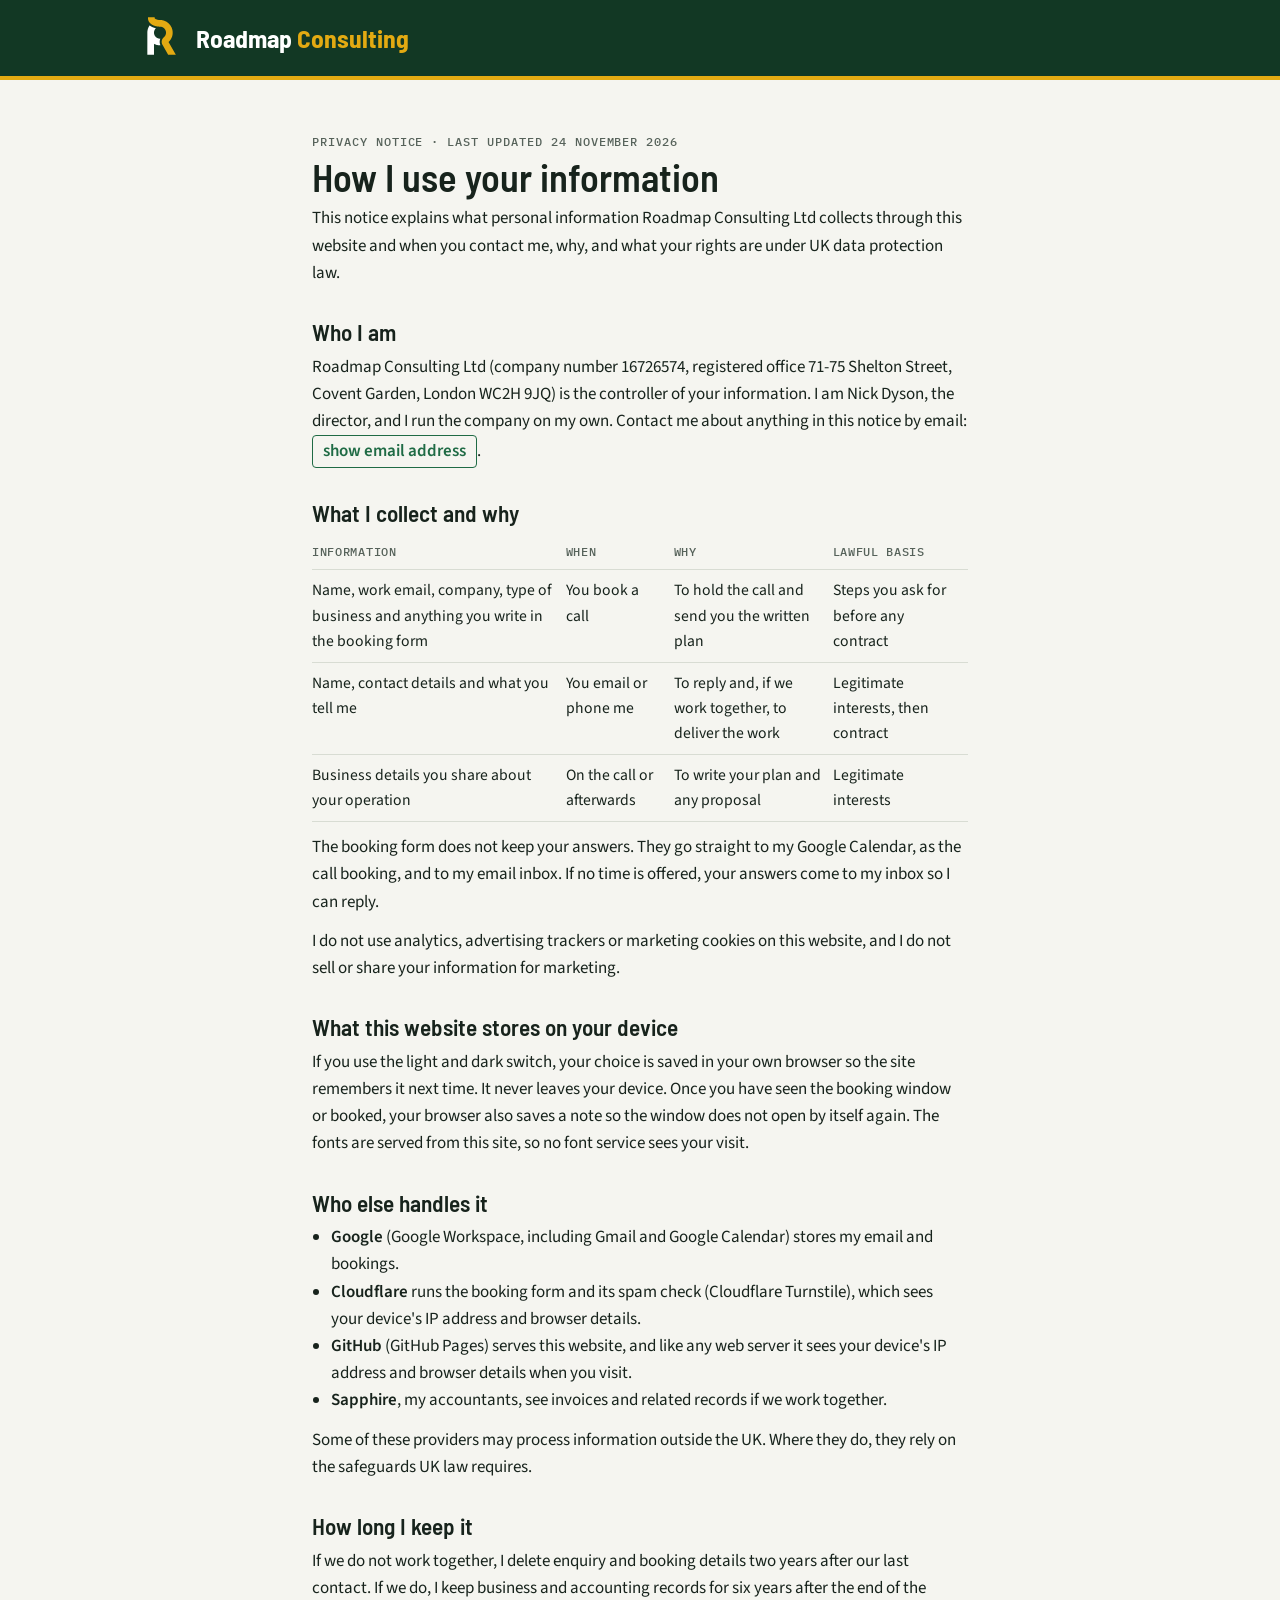
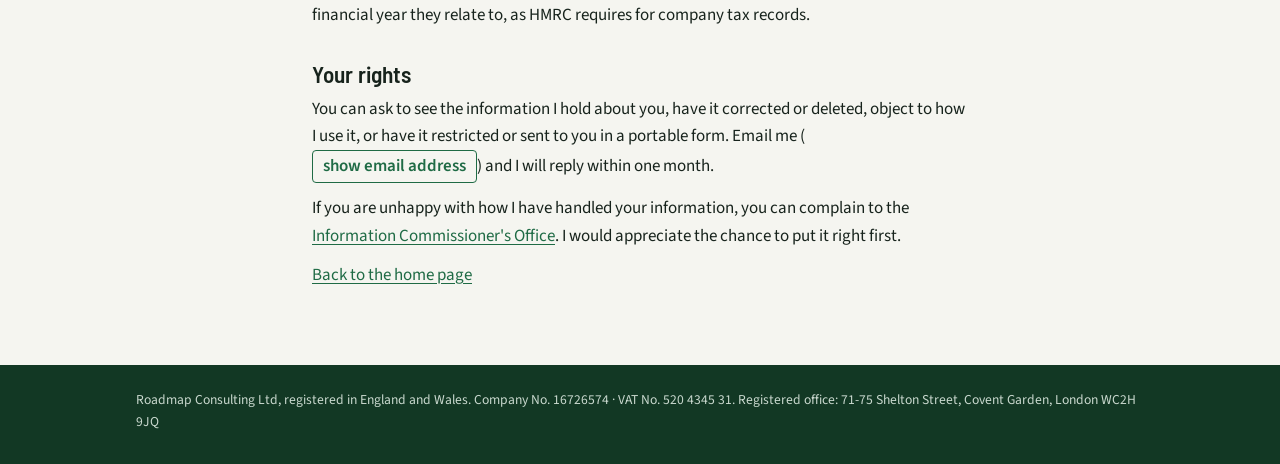
<file: privacy.html>
<!doctype html>
<html lang="en-GB"><head><meta charset="utf-8"><meta name="viewport" content="width=device-width,initial-scale=1">
<title>Privacy notice - Roadmap Consulting</title>
<meta name="robots" content="noindex">
<link rel="icon" type="image/svg+xml" href="[data-uri]">
<link rel="stylesheet" href="/assets/fonts/fonts.css">
<style>
:root{color-scheme:light dark;--bg:#f5f5f0;--fg:#17231c;--muted:#56625a;--line:#d8dcd3;--link:#1f6b45;--g:#123824}
@media (prefers-color-scheme:dark){:root:not([data-theme="light"]){--bg:#123824;--fg:#fff;--muted:#c9d8ce;--line:#2a5a3e;--link:#e3aa12;--g:#0b2516}}
:root[data-theme="dark"]{--bg:#123824;--fg:#fff;--muted:#c9d8ce;--line:#2a5a3e;--link:#e3aa12;--g:#0b2516}
*{box-sizing:border-box}
body{margin:0;background:var(--bg);color:var(--fg);font-family:"Source Sans 3","Segoe UI",Arial,sans-serif;font-size:1.0625rem;line-height:1.6}
header{background:var(--g);border-bottom:4px solid #e3aa12}
.wrap{max-width:46rem;margin:0 auto;padding-inline:clamp(16px,4vw,40px)}
header .wrap{display:flex;align-items:center;padding-block:14px;max-width:68rem}
.lock{display:flex;align-items:center;gap:12px;color:#fff;text-decoration:none;font-family:"Barlow Semi Condensed",sans-serif;font-weight:700;font-size:1.6rem}
.lock svg{width:48px;height:48px} .mw{fill:#fff} .my{fill:#e3aa12} .rn{color:#e3aa12}
main{padding-block:48px 64px}
h1,h2{font-family:"Barlow Semi Condensed",sans-serif;font-weight:600;line-height:1.15;margin:0}
h1{font-size:2.4rem;margin-bottom:6px} h2{font-size:1.45rem;margin:32px 0 8px}
.label{font-family:"IBM Plex Mono",monospace;font-size:.75rem;letter-spacing:.08em;text-transform:uppercase;color:var(--muted)}
p,ul{margin:0 0 12px} ul{padding-left:1.2rem}
a{color:var(--link);text-underline-offset:3px}
a:focus-visible{outline:2px solid var(--link);outline-offset:3px}
table{width:100%;border-collapse:collapse;margin:8px 0 12px;font-size:.98rem}
th,td{text-align:left;vertical-align:top;padding:8px 10px 8px 0;border-bottom:1px solid var(--line)}
th{font-family:"IBM Plex Mono",monospace;font-size:.72rem;letter-spacing:.06em;text-transform:uppercase;color:var(--muted);font-weight:400}
footer{background:var(--g);color:#c9d8ce;font-size:.85rem;padding-block:24px 32px}
footer .wrap{max-width:68rem}
.reveal{font:inherit;font-weight:600;color:var(--link);background:transparent;border:1px solid var(--link);border-radius:4px;padding:2px 10px;min-height:32px;cursor:pointer}.reveal:hover{background:var(--link);color:var(--bg)}.reveal:focus-visible{outline:2px solid var(--link);outline-offset:3px}</style></head><body>
<header><div class="wrap"><a class="lock" href="./" aria-label="Roadmap Consulting, home"><svg viewBox="-4 -4 72 72" aria-hidden="true"><path class="mw" d="M16.437532424926758 13.102725982666016 16.451662063598633 13.11428451538086Q16.571985244750977 13.212703704833984 16.6960391998291 13.306377410888672L16.999923706054688 13.535835266113281Q17.118545532226562 13.625404357910156 17.24040985107422 13.710505485534668L17.55898094177246 13.932968139648438Q17.675695419311523 14.014471054077148 17.795236587524414 14.09177017211914L18.128067016601562 14.306991577148438Q18.242799758911133 14.381181716918945 18.35999870300293 14.451412200927734L18.706663131713867 14.659144401550293Q18.819358825683594 14.726675033569336 18.9342098236084 14.790468215942383L19.294279098510742 14.99046516418457Q19.40497589111328 15.051952362060547 19.51756477355957 15.109903335571289L19.890613555908203 15.301921844482422Q19.999372482299805 15.357902526855469 20.10979461669922 15.41053295135498L20.495397567749023 15.594324111938477Q20.602294921875 15.645275115966797 20.71065330505371 15.693038940429688L21.108381271362305 15.868358612060547Q21.213552474975586 15.914718627929688 21.320011138916016 15.958037376403809L21.729442596435547 16.124637603759766Q21.832977294921875 16.166765213012695 21.937646865844727 16.20598602294922L22.358348846435547 16.36362075805664Q22.460399627685547 16.40185546875 22.563451766967773 16.437301635742188L22.9950008392334 16.585723876953125Q23.0957088470459 16.620361328125 23.197301864624023 16.652305603027344L23.639272689819336 16.791271209716797Q23.738752365112305 16.82254981994629 23.839012145996094 16.851224899291992L24.290977478027344 16.98048973083496Q24.389387130737305 17.008634567260742 24.48848533630371 17.03425407409668L24.950016021728516 17.153568267822266Q25.047489166259766 17.178768157958984 25.145565032958984 17.20150375366211L25.61623764038086 17.310625076293945Q25.712900161743164 17.33303451538086 25.810089111328125 17.35304069519043L25.91168212890625 17.373952865600586L25.73912239074707 17.535572052001953L25.526443481445312 17.74856185913086L25.32099151611328 17.96855926513672L25.12300682067871 18.195314407348633L24.932697296142578 18.428586959838867L24.750320434570312 18.668062210083008L24.57601547241211 18.91356086730957L24.410076141357422 19.16466522216797L24.25261688232422 19.421194076538086L24.10378646850586 19.682918548583984L23.963804244995117 19.949447631835938L23.83283233642578 20.220478057861328L23.710994720458984 20.495746612548828L23.598434448242188 20.774925231933594L23.495262145996094 21.057748794555664L23.401615142822266 21.34383773803711L23.317598342895508 21.63286781311035L23.24327278137207 21.92464256286621L23.178762435913086 22.218656539916992L23.124116897583008 22.514698028564453L23.079408645629883 22.81237030029297L23.044679641723633 23.111373901367188L23.019968032836914 23.411418914794922L23.005306243896484 23.712081909179688L23.000709533691406 24.013072967529297L23.006181716918945 24.314096450805664L23.021713256835938 24.614643096923828L23.04730224609375 24.914653778076172L23.082902908325195 25.213577270507812L23.128477096557617 25.511119842529297L23.18398094177246 25.80699348449707L23.249338150024414 26.100788116455078L23.32452392578125 26.39238929748535L23.409379959106445 26.681171417236328L23.503860473632812 26.96699333190918L23.60784149169922 27.24947738647461L23.721223831176758 27.528356552124023L23.8438720703125 27.803287506103516L23.97560691833496 28.073884963989258L24.11638832092285 28.340055465698242L24.26593780517578 28.601272583007812L24.424137115478516 28.857336044311523L24.590856552124023 29.108034133911133L24.765859603881836 29.353002548217773L24.94892692565918 29.59193992614746L25.139896392822266 29.82463836669922L25.338552474975586 30.05082893371582L25.544649124145508 30.270235061645508L25.75797462463379 30.482633590698242L25.978282928466797 30.687772750854492L26.205341339111328 30.88544273376465L26.438884735107422 31.075407028198242L26.678665161132812 31.257465362548828L26.924306869506836 31.43133544921875L27.175762176513672 31.596982955932617L27.432476043701172 31.75404167175293L27.694412231445312 31.90248680114746L27.961145401000977 32.04207992553711L28.232391357421875 32.172672271728516L28.50775718688965 32.29407501220703L28.78719711303711 32.40626525878906L29.070110321044922 32.509002685546875L29.356342315673828 32.602237701416016L29.645565032958984 32.68585205078125L29.93729019165039 32.75971603393555L30.231531143188477 32.823829650878906L30.527544021606445 32.878021240234375L30.82544708251953 32.922325134277344L31.12436294555664 32.956600189208984L31.424467086791992 32.98087692260742L31.72517967224121 32.99510192871094L32.02623748779297 32.99925994873047L32.327064514160156 32.99335479736328L32.53983688354492 32.98204803466797Q32.52953338623047 33.0055046081543 32.51935577392578 33.02907180786133L32.46458435058594 33.15593338012695Q32.40798568725586 33.287025451660156 32.356101989746094 33.42005157470703L32.306068420410156 33.548336029052734Q32.25411605834961 33.681541442871094 32.20695877075195 33.8165168762207L32.16167068481445 33.946136474609375Q32.11437225341797 34.081504821777344 32.071956634521484 34.21848678588867L32.031436920166016 34.349342346191406Q31.988967895507812 34.48649597167969 31.951446533203125 34.625083923339844L31.91571044921875 34.757080078125Q31.878129959106445 34.8958854675293 31.845561981201172 35.035953521728516L31.81462860107422 35.16899490356445Q31.782079696655273 35.308982849121094 31.754581451416016 35.45005416870117L31.72846221923828 35.584041595458984Q31.700918197631836 35.7253303527832 31.678476333618164 35.867523193359375L31.657194137573242 36.00236511230469Q31.634784698486328 36.14435577392578 31.617488861083984 36.28705596923828L31.601055145263672 36.42265319824219Q31.583765029907227 36.56532287597656 31.571609497070312 36.708526611328125L31.560043334960938 36.844783782958984Q31.547895431518555 36.98788833618164 31.540891647338867 37.1313362121582L31.534212112426758 37.268157958984375Q31.527217864990234 37.41144943237305 31.52536392211914 37.55489730834961L31.523590087890625 37.69218826293945Q31.521743774414062 37.83507537841797 31.525001525878906 37.977935791015625L31.528141021728516 38.1156005859375Q31.53139877319336 38.25839614868164 31.539751052856445 38.40098571777344L31.547828674316406 38.53892517089844Q31.556148529052734 38.680946350097656 31.56951141357422 38.82257843017578L31.582542419433594 38.960697174072266Q31.595853805541992 39.10179138183594 31.614154815673828 39.24232864379883L31.632152557373047 39.38053512573242Q31.650407791137695 39.520729064941406 31.673606872558594 39.660186767578125L31.69659423828125 39.798377990722656Q31.719684600830078 39.93717575073242 31.747638702392578 40.075077056884766L31.775630950927734 40.21316146850586Q31.80342674255371 40.35028076171875 31.83599853515625 40.4863395690918L31.869007110595703 40.62421798706055Q31.901466369628906 40.759803771972656 31.938631057739258 40.89417266845703L31.976682662963867 41.03175354003906Q32.013572692871094 41.165138244628906 32.055057525634766 41.29717254638672L32.09815979003906 41.434356689453125Q32.13942337036133 41.56568908691406 32.1851806640625 41.69552230834961L32.23335647583008 41.832218170166016Q32.278785705566406 41.96112060546875 32.328590393066406 42.08839797973633L32.38185119628906 42.22450256347656Q32.43134689331055 42.350975036621094 32.485103607177734 42.4756965637207L32.54347229003906 42.61111831665039Q32.59681701660156 42.73488998413086 32.654300689697266 42.85679244995117L32.715457916259766 42.986480712890625Q32.66135787963867 42.98871612548828 32.60709762573242 42.98978042602539L32.13888168334961 42.99897384643555Q32.05527114868164 43.00061798095703 31.971651077270508 42.99946212768555L31.503385543823242 42.99299240112305Q31.41974639892578 42.99183654785156 31.33619499206543 42.987884521484375L30.868410110473633 42.965755462646484Q30.784887313842773 42.9618034362793 30.7015438079834 42.95506286621094L30.234760284423828 42.91730499267578Q30.15137481689453 42.910560607910156 30.068262100219727 42.90102767944336L29.603004455566406 42.84767532348633Q29.519899368286133 42.8381462097168 29.43716049194336 42.82583999633789L28.97394561767578 42.7569580078125Q28.8912410736084 42.74465560913086 28.808992385864258 42.72959899902344L28.34834098815918 42.645263671875Q28.266040802001953 42.63019561767578 28.184289932250977 42.61238479614258L27.726716995239258 42.5126838684082Q27.645021438598633 42.49488067626953 27.56396484375 42.47435760498047L27.109981536865234 42.359413146972656Q27.028892517089844 42.33888244628906 26.94853401184082 42.315650939941406L26.49864959716797 42.185585021972656Q26.41830825805664 42.162357330322266 26.338788986206055 42.13645553588867L25.893505096435547 41.991416931152344Q25.813976287841797 41.96551513671875 25.7353572845459 41.93696212768555L25.295175552368164 41.7771110534668Q25.216577529907227 41.74856948852539 25.13897705078125 41.71741485595703L24.704387664794922 41.54293441772461Q24.626750946044922 41.51176452636719 24.55019760131836 41.47801208496094L24.121688842773438 41.28908920288086Q24.0451602935791 41.25535202026367 23.969804763793945 41.21907043457031L23.547853469848633 41.01592254638672Q23.47249412536621 40.97964096069336 23.398391723632812 40.940860748291016L23.0 40.732364654541016V57.0H13.0V24.0H13.000057220458984Q13.000171661376953 23.97197914123535 13.000598907470703 23.94401741027832L13.0077486038208 23.47576332092285Q13.009025573730469 23.39212417602539 13.013100624084473 23.30857276916504L13.035910606384277 22.8408203125Q13.039983749389648 22.75729751586914 13.04684829711914 22.6739559173584L13.085286140441895 22.20722770690918Q13.092151641845703 22.12386131286621 13.101802825927734 22.040771484375L13.155832290649414 21.57558822631836Q13.165481567382812 21.492511749267578 13.177902221679688 21.40980339050293L13.247461318969727 20.94668960571289Q13.259883880615234 20.86397361755371 13.275068283081055 20.78171730041504L13.360076904296875 20.321189880371094Q13.37525749206543 20.238948822021484 13.393180847167969 20.15726089477539L13.49354362487793 19.699832916259766Q13.511466979980469 19.618144989013672 13.532110214233398 19.53710174560547L13.647714614868164 19.08328628540039Q13.668365478515625 19.00222396850586 13.691715240478516 18.921897888183594L13.82243537902832 18.472204208374023Q13.84577751159668 18.39190101623535 13.871793746948242 18.312423706054688L14.017478942871094 17.867353439331055Q14.043500900268555 17.78785514831543 14.072168350219727 17.709270477294922L14.232660293579102 17.26932144165039Q14.261322021484375 17.190753936767578 14.292593955993652 17.113189697265625L14.4677095413208 16.67885398864746Q14.498985290527344 16.601282119750977 14.5328369140625 16.524799346923828L14.722381591796875 16.0965633392334Q14.756232261657715 16.020084381103516 14.792622566223145 15.944781303405762L14.996382713317871 15.523125648498535Q15.03277587890625 15.44781494140625 15.071667671203613 15.373763084411621L15.289417266845703 14.95915699005127Q15.328304290771484 14.885116577148438 15.369644165039062 14.812417030334473L15.601137161254883 14.405326843261719Q15.642486572265625 14.33261489868164 15.686244010925293 14.26132583618164L15.931225776672363 13.862205505371094Q15.9749755859375 13.790929794311523 16.02108383178711 13.72115707397461L16.27927589416504 13.330453872680664Q16.325389862060547 13.260673522949219 16.373809814453125 13.192474365234375Z"/><path class="my" d="M44.22683334350586 57.0 35.725425720214844 42.27436447143555 35.65163803100586 42.141571044921875Q35.61137390136719 42.06910705566406 35.57353210449219 41.99534606933594L35.504905700683594 41.86157989501953Q35.46681594848633 41.78733825683594 35.43122482299805 41.71186447143555L35.367733001708984 41.57722473144531Q35.33180618286133 41.501033782958984 35.2984619140625 41.42367935180664L35.24009323120117 41.28825759887695Q35.20649719238281 41.210304260253906 35.17556381225586 41.13125991821289L35.1223030090332 40.995155334472656Q35.0911750793457 40.91560745239258 35.062782287597656 40.835044860839844L35.01460647583008 40.69834899902344Q34.98600769042969 40.61720275878906 34.9602165222168 40.535118103027344L34.9171142578125 40.39793395996094Q34.89118957519531 40.31541442871094 34.86812973022461 40.23204803466797L34.830078125 40.09446716308594Q34.80685043334961 40.0104866027832 34.786563873291016 39.92574691772461L34.75355529785156 39.78786849975586Q34.73319625854492 39.70282745361328 34.715824127197266 39.617130279541016L34.68783187866211 39.47904586791992Q34.67036056518555 39.392860412597656 34.65592956542969 39.30611038208008L34.63294219970703 39.16791915893555Q34.61844253540039 39.08075714111328 34.607032775878906 38.99313735961914L34.58903503417969 38.85493087768555Q34.577598571777344 38.767093658447266 34.569278717041016 38.67890930175781L34.55624771118164 38.54079055786133Q34.54789733886719 38.4522705078125 34.54269790649414 38.36350631713867L34.53461837768555 38.22556686401367Q34.529396057128906 38.136451721191406 34.52736282348633 38.047203063964844L34.52422332763672 37.90953826904297Q34.522186279296875 37.820247650146484 34.523338317871094 37.7309455871582L34.52511215209961 37.59365463256836Q34.52627182006836 37.503997802734375 34.530643463134766 37.41444396972656L34.537322998046875 37.27762222290039Q34.54170227050781 37.187965393066406 34.549293518066406 37.0985221862793L34.56085968017578 36.96226501464844Q34.568458557128906 36.872764587402344 34.579261779785156 36.78359603881836L34.59569549560547 36.64799880981445Q34.60650634765625 36.55881118774414 34.620513916015625 36.470069885253906L34.64179229736328 36.335227966308594Q34.65582275390625 36.24635696411133 34.67303466796875 36.158050537109375L34.699153900146484 36.02406311035156Q34.71634292602539 35.93589401245117 34.73668670654297 35.8484001159668L34.767616271972656 35.71535873413086Q34.78797149658203 35.6278190612793 34.811458587646484 35.54106140136719L34.84719467163086 35.40906524658203Q34.87064743041992 35.32244873046875 34.89719009399414 35.23672866821289L34.93770980834961 35.105873107910156Q34.96421813964844 35.020259857177734 34.99378204345703 34.93565368652344L35.03907012939453 34.806034088134766Q35.06854248046875 34.721675872802734 35.10101318359375 34.63842010498047L35.15104675292969 34.510135650634766Q35.183475494384766 34.42699432373047 35.218849182128906 34.345062255859375L35.27362060546875 34.21820068359375Q35.30885696411133 34.1365852355957 35.34697341918945 34.0562744140625L35.406455993652344 33.93094253540039Q35.4444694519043 33.85084533691406 35.48529815673828 33.77214813232422L35.54948043823242 33.6484375Q35.59014892578125 33.57005310058594 35.6335563659668 33.4931526184082L35.702423095703125 33.37115478515625Q35.74565887451172 33.294559478759766 35.79156494140625 33.21953201293945L35.86509704589844 33.09934997558594Q35.91074752807617 33.024742126464844 35.95897674560547 32.95177459716797L36.03715515136719 32.833499908447266Q36.08514404296875 32.76089859008789 36.13562774658203 32.69001007080078L36.21843719482422 32.57373809814453Q36.268638610839844 32.50325393676758 36.321250915527344 32.43454360961914L36.40867233276367 32.32037353515625Q36.46099853515625 32.25203323364258 36.51565170288086 32.1855354309082L36.60767364501953 32.07356262207031Q36.66190719604492 32.007572174072266 36.718360900878906 31.943471908569336L36.81496047973633 31.833791732788086Q36.87108612060547 31.770065307617188 36.929344177246094 31.708282470703125L37.03050994873047 31.600994110107422Q37.08824157714844 31.53976821899414 37.14800262451172 31.480520248413086L37.25371551513672 31.37571144104004Q37.31303405761719 31.316898345947266 37.37428283691406 31.260101318359375L37.48452377319336 31.157875061035156Q37.54526138305664 31.101552963256836 37.60783386230469 31.047273635864258L37.74628448486328 30.92729949951172L37.88610076904297 30.808897018432617L38.02353286743164 30.687623977661133L38.158451080322266 30.56359100341797L38.29077911376953 30.43687629699707L38.42058563232422 30.30739974975586L38.54763412475586 30.1754150390625L38.67203140258789 30.04079818725586L38.79366683959961 29.903671264648438L38.91242980957031 29.764163970947266L39.02836990356445 29.622211456298828L39.14137649536133 29.477954864501953L39.25147247314453 29.33135986328125L39.35847854614258 29.182668685913086L39.46247863769531 29.031766891479492L39.56340026855469 28.87874984741211L39.661155700683594 28.723764419555664L39.7557373046875 28.566818237304688L39.847137451171875 28.40791130065918L39.93524169921875 28.247262954711914L40.02006912231445 28.084815979003906L40.101585388183594 27.920652389526367L40.179744720458984 27.75486183166504L40.25449752807617 27.587553024291992L40.325809478759766 27.41879653930664L40.39371109008789 27.248512268066406L40.45811462402344 27.076942443847656L40.51900863647461 26.904085159301758L40.57636260986328 26.730064392089844L40.63017654418945 26.55485725402832L40.68040466308594 26.378620147705078L40.7270393371582 26.20136070251465L40.770050048828125 26.023239135742188L40.809425354003906 25.844253540039062L40.84516143798828 25.664440155029297L40.8772087097168 25.48406219482422L40.90558624267578 25.303016662597656L40.930267333984375 25.121437072753906L40.95125198364258 24.939300537109375L40.96852111816406 24.756921768188477L40.98207092285156 24.57415771484375L40.99189758300781 24.391124725341797L40.99800109863281 24.2080020904541L41.0003662109375 24.02471351623535L40.99900436401367 23.841440200805664L40.99391555786133 23.658302307128906L40.98508834838867 23.4752197265625L40.97254180908203 23.29237174987793L40.95627212524414 23.109811782836914L40.93629455566406 22.92765998840332L40.91261291503906 22.74595832824707L40.88523483276367 22.564769744873047L40.85415267944336 22.384077072143555L40.819427490234375 22.204177856445312L40.78104019165039 22.025005340576172L40.7390022277832 21.846607208251953L40.693336486816406 21.66908836364746L40.64409637451172 21.492639541625977L40.59123229980469 21.317102432250977L40.534828186035156 21.142730712890625L40.474884033203125 20.969560623168945L40.41142654418945 20.797626495361328L40.3444938659668 20.627065658569336L40.27407455444336 20.457836151123047L40.20024871826172 20.290128707885742L40.12299346923828 20.123891830444336L40.042396545410156 19.959321975708008L39.95845031738281 19.796396255493164L39.87122344970703 19.63524055480957L39.780723571777344 19.47588539123535L39.68699645996094 19.318405151367188L39.590087890625 19.16286849975586L39.49001693725586 19.009321212768555L39.3868522644043 18.85785484313965L39.2806282043457 18.708526611328125L39.171348571777344 18.561344146728516L39.05915451049805 18.416488647460938L38.94402313232422 18.27393341064453L38.825984954833984 18.133726119995117L38.70510482788086 17.995933532714844L38.58147048950195 17.860660552978516L38.45513153076172 17.72795295715332L38.326080322265625 17.59781265258789L38.19441223144531 17.4703369140625L38.060184478759766 17.345569610595703L37.923431396484375 17.223554611206055L37.784217834472656 17.10434341430664L37.64265441894531 16.988027572631836L37.498680114746094 16.874570846557617L37.35247039794922 16.764095306396484L37.20403289794922 16.6566162109375L37.05343246459961 16.55217742919922L36.9007682800293 16.450843811035156L36.74600601196289 16.352603912353516L36.5893440246582 16.257572174072266L36.430755615234375 16.16573715209961L36.27031326293945 16.0771427154541L36.108089447021484 15.991826057434082L35.9442138671875 15.909854888916016L35.778682708740234 15.831228256225586L35.611549377441406 15.755974769592285L35.44297409057617 15.684160232543945L35.272918701171875 15.615774154663086L35.10154724121094 15.550878524780273L34.928855895996094 15.48947525024414L34.754981994628906 15.431608200073242L34.57993698120117 15.377286911010742L34.403865814208984 15.32655143737793L34.22675323486328 15.279403686523438L34.04871368408203 15.235868453979492L33.869873046875 15.195976257324219L33.690216064453125 15.159727096557617L33.5098762512207 15.127145767211914L33.32890319824219 15.098243713378906L33.147377014160156 15.073030471801758L32.96537780761719 15.051519393920898L32.78298568725586 15.033719062805176L32.60027313232422 15.019636154174805L32.41728210449219 15.009275436401367L32.23414993286133 15.002643585205078L31.941102981567383 14.999652862548828L31.40736198425293 14.993366241455078Q31.34839630126953 14.992671966552734 31.289464950561523 14.990585327148438L30.761024475097656 14.97188949584961Q30.702045440673828 14.969802856445312 30.643131256103516 14.966323852539062L30.120420455932617 14.935462951660156Q30.061378479003906 14.931976318359375 30.00243377685547 14.927095413208008L29.485876083374023 14.884315490722656Q29.426725387573242 14.879417419433594 29.367708206176758 14.873115539550781L28.85773277282715 14.81866455078125Q28.79840087890625 14.81233024597168 28.739238739013672 14.804580688476562L28.236270904541016 14.738703727722168Q28.17669677734375 14.730901718139648 28.117328643798828 14.72166919708252L27.621793746948242 14.644611358642578Q27.561908721923828 14.635299682617188 27.502267837524414 14.62453842163086L27.01459503173828 14.53654956817627Q26.954315185546875 14.525673866271973 26.894319534301758 14.513323783874512L26.414936065673828 14.41464614868164Q26.35419464111328 14.402142524719238 26.293779373168945 14.38813591003418L25.82310676574707 14.279016494750977Q25.761808395385742 14.264806747436523 25.70088768005371 14.249055862426758L25.23935890197754 14.129741668701172Q25.17742156982422 14.113730430603027 25.115915298461914 14.096138954162598L24.663951873779297 13.966875076293945Q24.601289749145508 13.948953628540039 24.539113998413086 13.929403305053711L24.097143173217773 13.790437698364258Q24.033647537231445 13.770472526550293 23.970705032348633 13.748825073242188L23.539155960083008 13.600400924682617Q23.474748611450195 13.578248023986816 23.410966873168945 13.554349899291992L22.990264892578125 13.396716117858887Q22.924846649169922 13.372203826904297 22.860136032104492 13.34587287902832L22.450706481933594 13.17927360534668Q22.384170532226562 13.152198791503906 22.318437576293945 13.123224258422852L21.92070960998535 12.947905540466309Q21.852985382080078 12.918052673339844 21.786174774169922 12.886207580566406L21.400571823120117 12.702417373657227Q21.331558227539062 12.669523239135742 21.26358413696289 12.63453483581543L20.890535354614258 12.442517280578613Q20.820167541503906 12.40629768371582 20.7509822845459 12.367868423461914L20.390911102294922 12.167871475219727Q20.319129943847656 12.128000259399414 20.248695373535156 12.085793495178223L19.90203094482422 11.878061294555664Q19.82878303527832 11.83416748046875 19.7570743560791 11.787797927856445L19.424243927001953 11.572577476501465Q19.349531173706055 11.52426528930664 19.27658462524414 11.473325729370117L18.9580135345459 11.250863075256348Q18.881847381591797 11.197675704956055 18.807708740234375 11.141695022583008L18.50382423400879 10.912235260009766Q18.42629051208496 10.853690147399902 18.351089477539062 10.792177200317383L18.06231689453125 10.55596923828125Q17.98353385925293 10.49152660369873 17.907440185546875 10.423932075500488L17.634206771850586 10.181219100952148Q17.55439567565918 10.110322952270508 17.47768211364746 10.036084175109863L17.220413208007812 9.787114143371582Q17.139856338500977 9.709156036376953 17.062875747680664 9.627665519714355L16.82200050354004 9.372682571411133Q16.74112892150879 9.287076950073242 16.664379119873047 9.197757720947266L16.440322875976562 8.937009811401367Q16.359683990478516 8.843164443969727 16.283782958984375 8.745443344116211L16.07697105407715 8.47917652130127Q15.997251510620117 8.376537322998047 15.922971725463867 8.2698974609375L15.733831405639648 7.998355865478516Q15.655889511108398 7.886458396911621 15.584163665771484 7.770479202270508L15.413122177124023 7.493910789489746Q15.337987899780273 7.372419357299805 15.26991081237793 7.2468366622924805L15.117393493652344 6.965487480163574Q15.046270370483398 6.834283351898193 14.983098983764648 6.699070930480957L14.849533081054688 6.413186073303223Q14.783727645874023 6.272336483001709 14.726799964904785 6.127670764923096L14.6126127243042 5.837496757507324Q14.553560256958008 5.687432289123535 14.504301071166992 5.53387451171875L14.409919738769531 5.239657878875732Q14.359076499938965 5.081162929534912 14.318886756896973 4.919637680053711L14.24473762512207 4.621623992919922Q14.2034912109375 4.455856800079346 14.173656463623047 4.287661075592041L14.120162963867188 3.9860968589782715Q14.089733123779297 3.8145604133605957 14.071318626403809 3.641322135925293L14.038909912109375 3.336453437805176Q14.020265579223633 3.161057472229004 14.014026641845703 2.98478364944458L14.003128051757812 2.6768558025360107Q14.0 2.5884556770324707 14.0 2.5V1.0H24.0V2.3665552139282227L24.01738929748535 2.394674301147461L24.05430793762207 2.4476749897003174L24.105499267578125 2.5135843753814697L24.17218589782715 2.5911903381347656L24.255184173583984 2.6790504455566406L24.355195999145508 2.775836229324341L24.472524642944336 2.8800599575042725L24.607301712036133 2.9903032779693604L24.759531021118164 3.1052494049072266L24.928979873657227 3.2235782146453857L25.11536979675293 3.3441059589385986L25.31839370727539 3.4657630920410156L25.537464141845703 3.587444543838501L25.772180557250977 3.708259105682373L26.021944046020508 3.8273050785064697L26.286216735839844 3.9437966346740723L26.56441879272461 4.056998252868652L26.855911254882812 4.166219234466553L27.16012954711914 4.270849704742432L27.476411819458008 4.370296478271484L27.8042049407959 4.464046955108643L28.14286994934082 4.551599025726318L28.49183464050293 4.632501602172852L28.85050392150879 4.706331253051758L29.218223571777344 4.772678375244141L29.594524383544922 4.831193923950195L29.97874641418457 4.8815178871154785L30.370380401611328 4.923333168029785L30.768835067749023 4.956332206726074L31.173585891723633 4.980228900909424L31.584129333496094 4.994754314422607L32.058895111083984 5.000347137451172L32.3359489440918 5.0031609535217285L32.722686767578125 5.013940334320068L33.10908508300781 5.032588958740234L33.495059967041016 5.059103965759277L33.880401611328125 5.093471050262451L34.26496124267578 5.135676860809326L34.648582458496094 5.185703277587891L35.03110885620117 5.243531703948975L35.412376403808594 5.3091349601745605L35.79222106933594 5.382486820220947L36.17052459716797 5.463563919067383L36.54705810546875 5.552317142486572L36.92171096801758 5.648719310760498L37.29436111450195 5.752740383148193L37.66477966308594 5.864316463470459L38.032875061035156 5.983419895172119L38.3984375 6.109981536865234L38.761383056640625 6.243974685668945L39.12148666381836 6.385313034057617L39.47868347167969 6.533974647521973L39.83272933959961 6.689855575561523L40.183563232421875 6.852928161621094L40.5310173034668 7.023119926452637L40.8748893737793 7.2003254890441895L41.21509552001953 7.38450288772583L41.55149459838867 7.57557487487793L41.88395309448242 7.773471832275391L42.21225357055664 7.978056907653809L42.536380767822266 8.189323425292969L42.856109619140625 8.40712833404541L43.17134094238281 8.631399154663086L43.48194885253906 8.86204719543457L43.787757873535156 9.098943710327148L44.0887451171875 9.342066764831543L44.384674072265625 9.591232299804688L44.675472259521484 9.84637451171875L44.961029052734375 10.107394218444824L45.24120330810547 10.37416934967041L45.51588439941406 10.646587371826172L45.78499221801758 10.924574851989746L46.04835891723633 11.20796012878418L46.30588150024414 11.496620178222656L46.55748748779297 11.790484428405762L46.80308151245117 12.089432716369629L47.04254150390625 12.393336296081543L47.27571487426758 12.701977729797363L47.50259017944336 13.01535415649414L47.7230339050293 13.333276748657227L47.93695068359375 13.655611991882324L48.14427185058594 13.982251167297363L48.34489440917969 14.313039779663086L48.53874206542969 14.647848129272461L48.725738525390625 14.986539840698242L48.905784606933594 15.328943252563477L49.078834533691406 15.67497444152832L49.244781494140625 16.02439308166504L49.40360641479492 16.37718963623047L49.55519485473633 16.733091354370117L49.699527740478516 17.09207534790039L49.836509704589844 17.453874588012695L49.966094970703125 17.818408966064453L50.088233947753906 18.18549156188965L50.202857971191406 18.554929733276367L50.309967041015625 18.926755905151367L50.40945816040039 19.300579071044922L50.50132369995117 19.67636489868164L50.58552551269531 20.05398941040039L50.66202163696289 20.433263778686523L50.73076248168945 20.81389617919922L50.79175567626953 21.195951461791992L50.84495544433594 21.579172134399414L50.89033889770508 21.96339225769043L50.927886962890625 22.348417282104492L50.95759201049805 22.734130859375L50.979434967041016 23.12035369873047L50.993412017822266 23.507028579711914L50.99951171875 23.89383888244629L50.99773406982422 24.280664443969727L50.98808288574219 24.667457580566406L50.970558166503906 25.053897857666016L50.945167541503906 25.439931869506836L50.91191482543945 25.825443267822266L50.87083435058594 26.21004867553711L50.821922302246094 26.593830108642578L50.76520919799805 26.976531982421875L50.70069885253906 27.358047485351562L50.62846374511719 27.738048553466797L50.548492431640625 28.116561889648438L50.4608268737793 28.49339485168457L50.365516662597656 28.86831283569336L50.2625846862793 29.24125099182129L50.15209197998047 29.611984252929688L50.034053802490234 29.980443954467773L49.908546447753906 30.346385955810547L49.77561569213867 30.70970916748047L49.63534164428711 31.070186614990234L49.48770523071289 31.427846908569336L49.33283615112305 31.782384872436523L49.170799255371094 32.13365936279297L49.001644134521484 32.48155975341797L48.82542419433594 32.82597351074219L48.6422119140625 33.1667594909668L48.4521484375 33.503658294677734L48.255226135253906 33.83668899536133L48.05155944824219 34.1656379699707L47.841270446777344 34.49032211303711L47.6244010925293 34.81068420410156L47.4010009765625 35.126625061035156L47.17130661010742 35.43783950805664L46.93526840209961 35.744380950927734L46.69306182861328 36.046024322509766L46.4447135925293 36.34272766113281L46.190433502197266 36.63425064086914L45.93027114868164 36.92053985595703L45.66426086425781 37.201541900634766L45.39269256591797 37.47696304321289L45.115474700927734 37.74689483642578L44.83285903930664 38.01108169555664L44.81746292114258 38.024898529052734L55.7733154296875 57.0H44.22683334350586Z"/></svg><span>Roadmap <span class="rn">Consulting</span></span></a></div></header>
<main><div class="wrap">
<span class="label">Privacy notice · last updated 24 November 2026</span>
<h1>How I use your information</h1>
<p>This notice explains what personal information Roadmap Consulting Ltd collects through this website and when you contact me, why, and what your rights are under UK data protection law.</p>

<h2>Who I am</h2>
<p>Roadmap Consulting Ltd (company number 16726574, registered office 71-75 Shelton Street, Covent Garden, London WC2H 9JQ) is the controller of your information. I am Nick Dyson, the director, and I run the company on my own. Contact me about anything in this notice by email: <button type="button" class="reveal" data-a="nick" data-b="roadmapconsulting" data-c="co.uk">show email address</button>.</p>

<h2>What I collect and why</h2>
<table>
<thead><tr><th>Information</th><th>When</th><th>Why</th><th>Lawful basis</th></tr></thead>
<tbody>
<tr><td>Name, work email, company, type of business and anything you write in the booking form</td><td>You book a call</td><td>To hold the call and send you the written plan</td><td>Steps you ask for before any contract</td></tr>
<tr><td>Name, contact details and what you tell me</td><td>You email or phone me</td><td>To reply and, if we work together, to deliver the work</td><td>Legitimate interests, then contract</td></tr>
<tr><td>Business details you share about your operation</td><td>On the call or afterwards</td><td>To write your plan and any proposal</td><td>Legitimate interests</td></tr>
</tbody></table>
<p>The booking form does not keep your answers. They go straight to my Google Calendar, as the call booking, and to my email inbox. If no time is offered, your answers come to my inbox so I can reply.</p>
<p>I do not use analytics, advertising trackers or marketing cookies on this website, and I do not sell or share your information for marketing.</p>

<h2>What this website stores on your device</h2>
<p>If you use the light and dark switch, your choice is saved in your own browser so the site remembers it next time. It never leaves your device. Once you have seen the booking window or booked, your browser also saves a note so the window does not open by itself again. The fonts are served from this site, so no font service sees your visit.</p>

<h2>Who else handles it</h2>
<ul>
<li><strong>Google</strong> (Google Workspace, including Gmail and Google Calendar) stores my email and bookings.</li>
<li><strong>Cloudflare</strong> runs the booking form and its spam check (Cloudflare Turnstile), which sees your device's IP address and browser details.</li>
<li><strong>GitHub</strong> (GitHub Pages) serves this website, and like any web server it sees your device's IP address and browser details when you visit.</li>
<li><strong>Sapphire</strong>, my accountants, see invoices and related records if we work together.</li>
</ul>
<p>Some of these providers may process information outside the UK. Where they do, they rely on the safeguards UK law requires.</p>

<h2>How long I keep it</h2>
<p>If we do not work together, I delete enquiry and booking details two years after our last contact. If we do, I keep business and accounting records for six years after the end of the financial year they relate to, as HMRC requires for company tax records.</p>

<h2>Your rights</h2>
<p>You can ask to see the information I hold about you, have it corrected or deleted, object to how I use it, or have it restricted or sent to you in a portable form. Email me (<button type="button" class="reveal" data-a="nick" data-b="roadmapconsulting" data-c="co.uk">show email address</button>) and I will reply within one month.</p>
<p>If you are unhappy with how I have handled your information, you can complain to the <a href="https://ico.org.uk/make-a-complaint/">Information Commissioner's Office</a>. I would appreciate the chance to put it right first.</p>
<p><a href="./">Back to the home page</a></p>
</div></main>
<footer><div class="wrap">Roadmap Consulting Ltd, registered in England and Wales. Company No. 16726574 · VAT No. 520 4345 31. Registered office: 71-75 Shelton Street, Covent Garden, London WC2H 9JQ</div></footer>
<script>(function(){try{var t=localStorage.getItem('rm-theme');if(t==='light'||t==='dark')document.documentElement.setAttribute('data-theme',t);}catch(e){}})();</script>
<script>document.querySelectorAll('button.reveal').forEach(function(b){b.addEventListener('click',function(){var e=b.dataset.a+'@'+b.dataset.b+'.'+b.dataset.c;document.querySelectorAll('button.reveal').forEach(function(x){var a=document.createElement('a');a.href='mailto:'+e;a.textContent=e;x.replaceWith(a);});});});</script>
</body></html>
</file>
<file: assets/fonts/fonts.css>
/* Self-hosted from Google Fonts (latin subset), downloaded 24 Nov 2026. All three families are SIL Open Font License 1.1: see the OFL-*.txt files beside this one. */
@font-face{font-family:'Barlow Semi Condensed';font-style:normal;font-weight:500;font-display:swap;src:url('/assets/fonts/barlow-semi-condensed-500-latin.woff2') format('woff2');unicode-range:U+0000-00FF, U+0131, U+0152-0153, U+02BB-02BC, U+02C6, U+02DA, U+02DC, U+0304, U+0308, U+0329, U+2000-206F, U+20AC, U+2122, U+2191, U+2193, U+2212, U+2215, U+FEFF, U+FFFD}
@font-face{font-family:'Barlow Semi Condensed';font-style:normal;font-weight:600;font-display:swap;src:url('/assets/fonts/barlow-semi-condensed-600-latin.woff2') format('woff2');unicode-range:U+0000-00FF, U+0131, U+0152-0153, U+02BB-02BC, U+02C6, U+02DA, U+02DC, U+0304, U+0308, U+0329, U+2000-206F, U+20AC, U+2122, U+2191, U+2193, U+2212, U+2215, U+FEFF, U+FFFD}
@font-face{font-family:'Barlow Semi Condensed';font-style:normal;font-weight:700;font-display:swap;src:url('/assets/fonts/barlow-semi-condensed-700-latin.woff2') format('woff2');unicode-range:U+0000-00FF, U+0131, U+0152-0153, U+02BB-02BC, U+02C6, U+02DA, U+02DC, U+0304, U+0308, U+0329, U+2000-206F, U+20AC, U+2122, U+2191, U+2193, U+2212, U+2215, U+FEFF, U+FFFD}
@font-face{font-family:'IBM Plex Mono';font-style:normal;font-weight:500;font-display:swap;src:url('/assets/fonts/ibm-plex-mono-500-latin.woff2') format('woff2');unicode-range:U+0000-00FF, U+0131, U+0152-0153, U+02BB-02BC, U+02C6, U+02DA, U+02DC, U+0304, U+0308, U+0329, U+2000-206F, U+20AC, U+2122, U+2191, U+2193, U+2212, U+2215, U+FEFF, U+FFFD}
@font-face{font-family:'Source Sans 3';font-style:normal;font-weight:400;font-display:swap;src:url('/assets/fonts/source-sans-3-400-latin.woff2') format('woff2');unicode-range:U+0000-00FF, U+0131, U+0152-0153, U+02BB-02BC, U+02C6, U+02DA, U+02DC, U+0304, U+0308, U+0329, U+2000-206F, U+20AC, U+2122, U+2191, U+2193, U+2212, U+2215, U+FEFF, U+FFFD}
@font-face{font-family:'Source Sans 3';font-style:normal;font-weight:600;font-display:swap;src:url('/assets/fonts/source-sans-3-400-latin.woff2') format('woff2');unicode-range:U+0000-00FF, U+0131, U+0152-0153, U+02BB-02BC, U+02C6, U+02DA, U+02DC, U+0304, U+0308, U+0329, U+2000-206F, U+20AC, U+2122, U+2191, U+2193, U+2212, U+2215, U+FEFF, U+FFFD}
</file>
